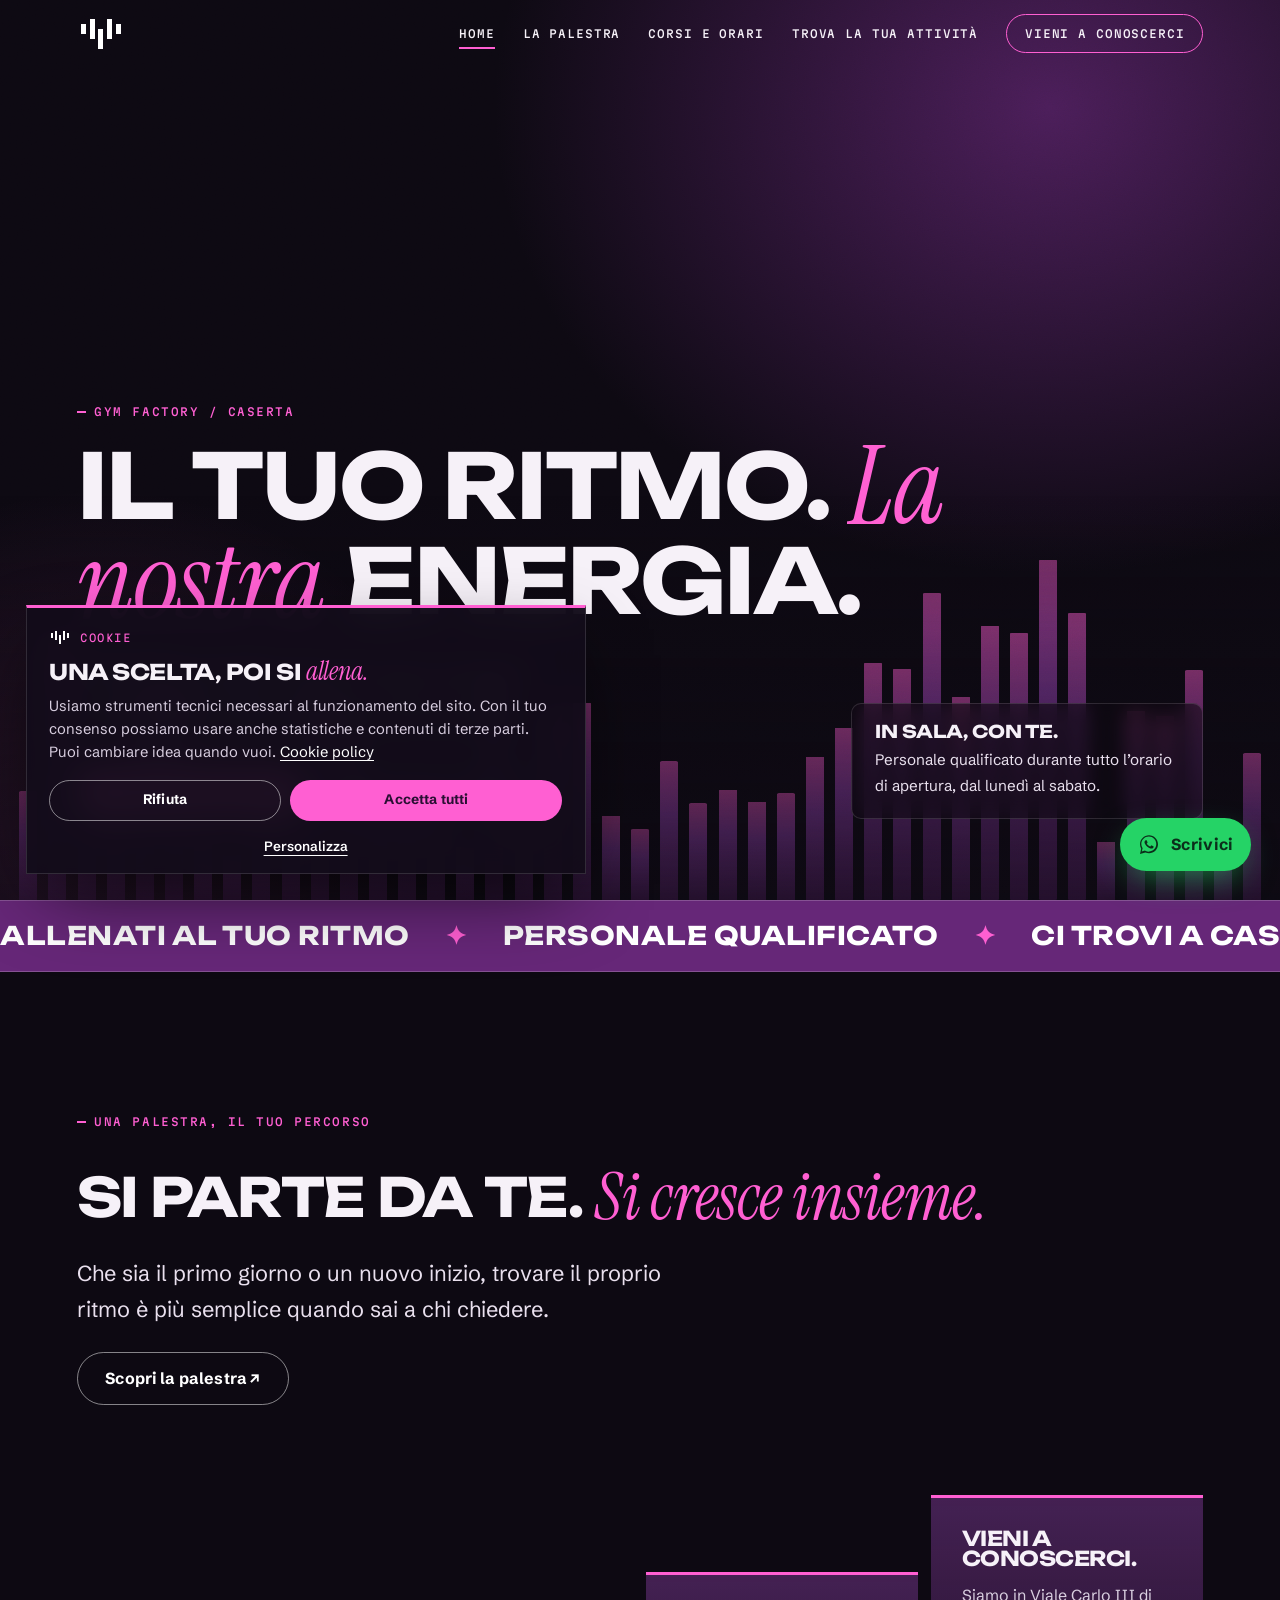
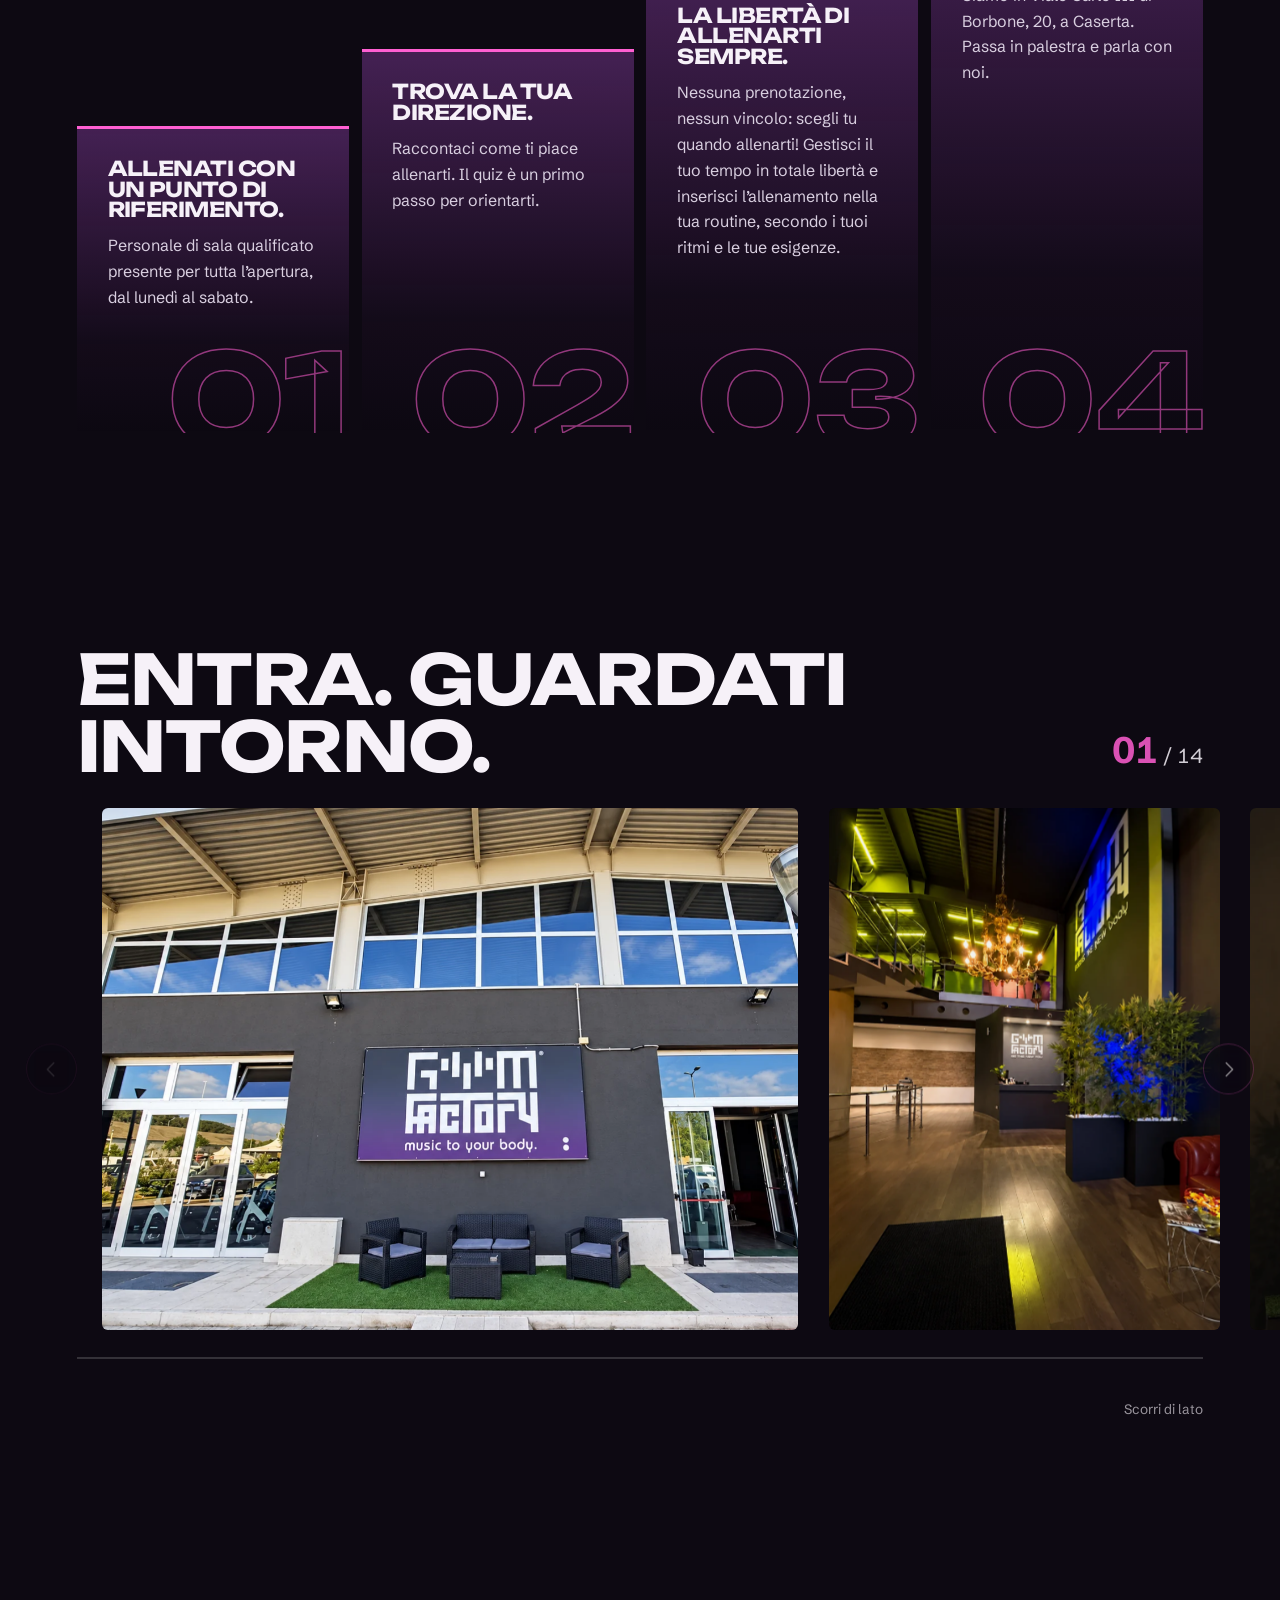
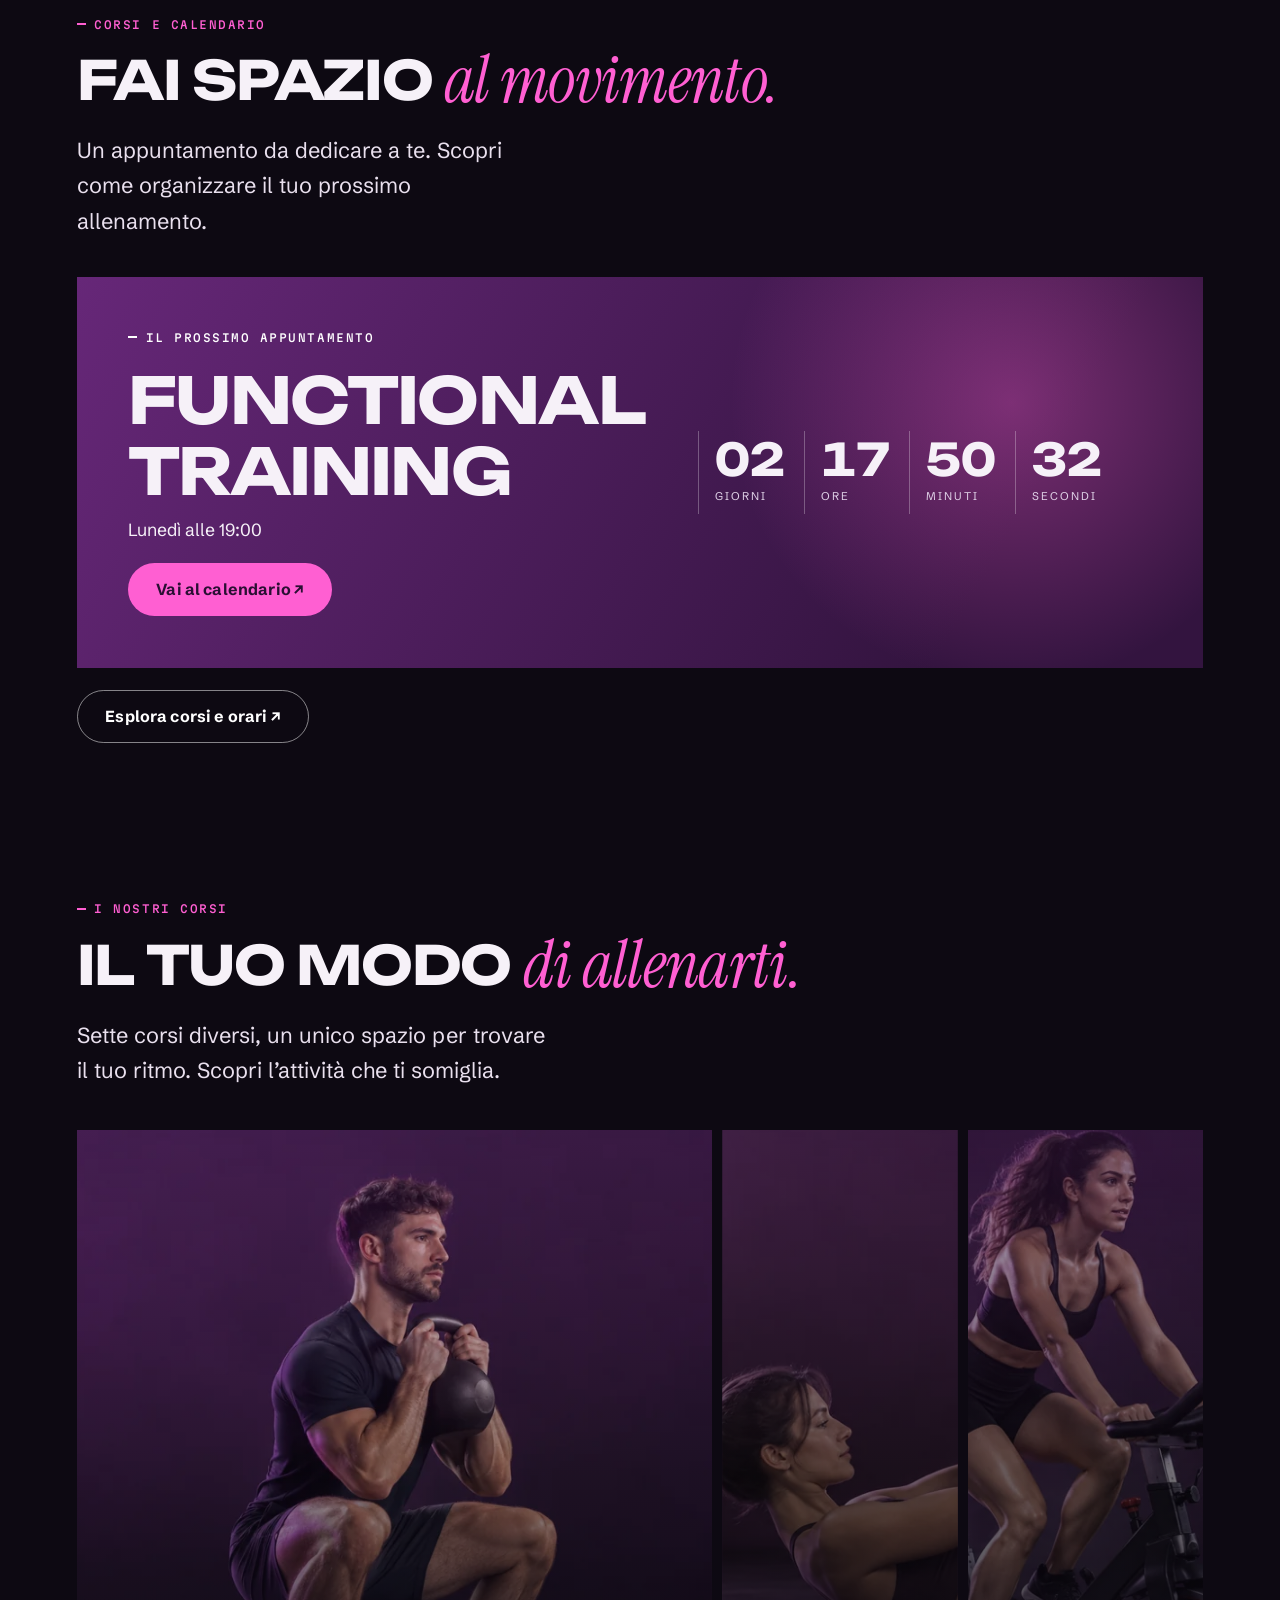
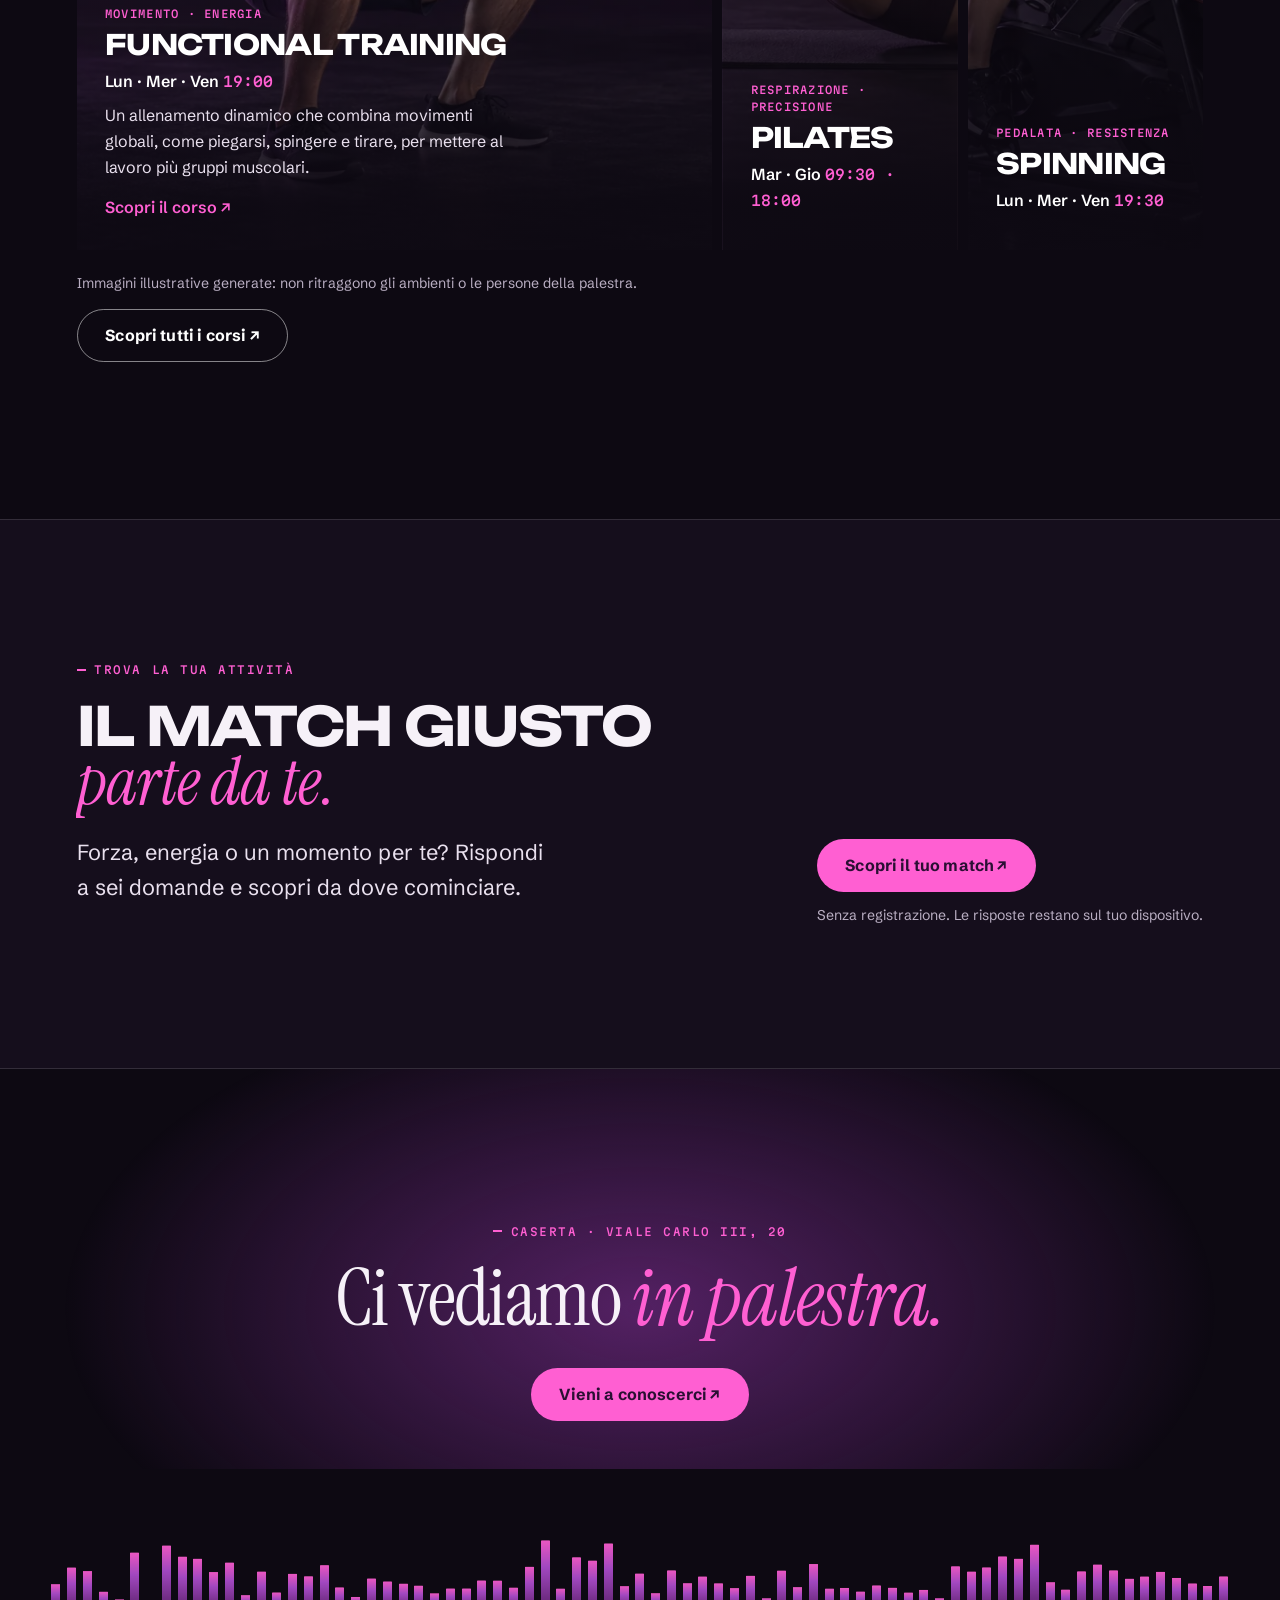
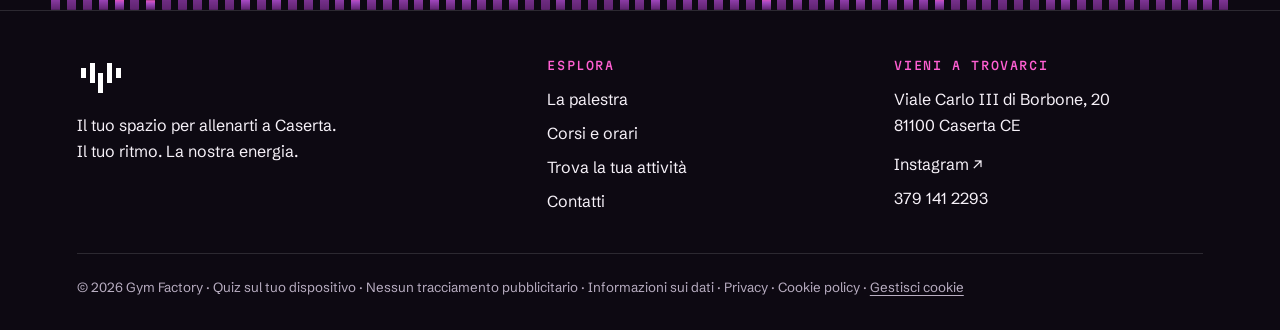
<file: index.html>
<!doctype html>
<html lang="it">
<head>
<meta charset="utf-8">
<meta name="viewport" content="width=device-width, initial-scale=1">
<title>Gym Factory | Il tuo ritmo. La nostra energia.</title>
<meta name="description" content="Palestra a Caserta in Viale Carlo III di Borbone, 20. Allenamento in sala, personale qualificato dal lunedì al sabato e quiz per orientarti.">
<meta name="theme-color" content="#662778">
<meta property="og:type" content="website">
<meta property="og:site_name" content="Gym Factory">
<meta property="og:locale" content="it_IT">
<meta property="og:title" content="Gym Factory | Il tuo ritmo. La nostra energia.">
<meta property="og:description" content="Palestra a Caserta in Viale Carlo III di Borbone, 20. Allenamento in sala, personale qualificato dal lunedì al sabato e quiz per orientarti.">
<meta property="og:image" content="assets/images/brand-original.png">
<meta name="twitter:card" content="summary_large_image">
<link rel="icon" href="favicon-gf.png" type="image/png">
<link rel="preconnect" href="https://fonts.googleapis.com">
<link rel="preconnect" href="https://fonts.gstatic.com" crossorigin>
<link href="https://fonts.googleapis.com/css2?family=Unbounded:wght@500;700;800&family=Schibsted+Grotesk:wght@400;500;600;700&family=Instrument+Serif:ital@0;1&family=Martian+Mono:wght@400;500&display=swap" rel="stylesheet">
<script>document.documentElement.classList.add('gfw-js')</script>
<script>try{if(!sessionStorage.gfi&&!matchMedia('(prefers-reduced-motion: reduce)').matches){document.documentElement.classList.add('gf-intro')}}catch(e){}</script>
<link rel="stylesheet" href="assets/css/gf.css">
<link rel="stylesheet" href="gym-wow-v14.css">
<style>
/* Scalinata a 4 gradini */
@media (min-width:861px){
  .gfx-steps.gfx-steps--4{grid-template-columns:repeat(4,minmax(0,1fr));align-items:end}
  .gfx-steps.gfx-steps--4 .gfx-step:nth-child(1){min-height:clamp(17rem,24vw,22rem)}
  .gfx-steps.gfx-steps--4 .gfx-step:nth-child(2){min-height:clamp(21rem,30vw,27rem)}
  .gfx-steps.gfx-steps--4 .gfx-step:nth-child(3){min-height:clamp(25rem,36vw,32rem)}
  .gfx-steps.gfx-steps--4 .gfx-step:nth-child(4){min-height:clamp(30rem,42vw,38rem)}
}
@media (max-width:860px){
  .gfx-steps.gfx-steps--4 .gfx-step:nth-child(1){width:70%}
  .gfx-steps.gfx-steps--4 .gfx-step:nth-child(2){width:80%}
  .gfx-steps.gfx-steps--4 .gfx-step:nth-child(3){width:90%}
  .gfx-steps.gfx-steps--4 .gfx-step:nth-child(4){width:100%}
}
/* Galleria a scorrimento manuale */
.gfw-tour{height:auto!important;--gfw-h:auto}
.gfw-tour__sticky{position:relative;top:auto;height:auto;overflow:visible;justify-content:flex-start;padding:clamp(3rem,8vh,5rem) 0 clamp(2.4rem,6vh,3.6rem)}
.gfw-tour__stage{position:relative}
.gfw-tour__track{width:auto;max-width:100%;transform:none!important;overflow-x:auto;overflow-y:hidden;scroll-snap-type:x mandatory;overscroll-behavior-x:contain;-webkit-overflow-scrolling:touch;scrollbar-width:none}
.gfw-tour__track::-webkit-scrollbar{display:none}
.gfw-tour__item{scroll-snap-align:center}
.gfw-tour__arrow{position:absolute;top:50%;translate:0 -50%;z-index:4;width:3.2rem;height:3.2rem;display:grid;place-items:center;padding:0;border-radius:50%;
  border:1px solid rgba(255,95,210,.45);background:rgba(10,6,14,.32);color:#fff;opacity:.5;cursor:pointer;-webkit-backdrop-filter:blur(6px);backdrop-filter:blur(6px);
  transition:opacity .3s,background .3s,border-color .3s}
.gfw-tour__arrow--prev{left:clamp(.8rem,2vw,2rem)}
.gfw-tour__arrow--next{right:clamp(.8rem,2vw,2rem)}
.gfw-tour__arrow:hover,.gfw-tour__arrow:focus-visible{opacity:1;background:rgba(255,95,210,.16);border-color:#ff5fd2}
.gfw-tour__arrow:disabled{opacity:.12;pointer-events:none}
@media (hover:none),(max-width:760px){.gfw-tour__arrow{display:none}}
.gfw-tour__hint{position:static;text-align:right;padding:.8rem clamp(1.2rem,6vw,5rem) 0}
</style>
</head>
<body>
<a class="skip" href="#contenuto">Vai al contenuto</a>
<header class="gf-header">
  <a class="gf-logo" href="index.html" aria-label="Gym Factory, vai alla home"><img src="logo-gf.svg" alt="Gym Factory" height="38" width="49"></a>
  <button class="gf-menu-btn" type="button" aria-expanded="false" aria-controls="gf-nav">Menu</button>
  <nav class="gf-nav" id="gf-nav" aria-label="Principale"><a href="index.html" aria-current="page">Home</a><a href="palestra.html">La palestra</a><a href="corsi.html">Corsi e orari</a><a href="quiz.html">Trova la tua attività</a><a href="contatti.html" class="gf-nav__cta">Vieni a conoscerci</a></nav>
</header>
<main id="contenuto">
<section class="hero hero--eq">
  <div class="hero__eq" aria-hidden="true"><div class="gfw-eq gfw-eq--hero"></div></div>
  <div class="hero__copy">
    <p class="gf-eyebrow">Gym Factory / Caserta</p>
    <h1>Il tuo ritmo. <em>La nostra</em> energia.</h1>
    <p class="hero__lead">Fai spazio a quello che ti fa stare bene. Il tuo prossimo allenamento comincia qui.</p>
    <div class="hero__cta"><a class="gf-btn gf-btn--solid" href="quiz.html">Trova la tua attività ↗</a><a class="gf-btn gf-btn--ghost" href="palestra.html">Entra in Gym Factory ↗</a></div>
  </div>
  <aside class="hero__badge"><b>In sala, con te.</b><span>Personale qualificato durante tutto l’orario di apertura, dal lunedì al sabato.</span></aside>
</section>

<div class="gf-ticker gfw-marquee" aria-label="Allenati al tuo ritmo · Personale qualificato · Ci trovi a Caserta"><div class="gfw-marquee__row"><span>Allenati al tuo ritmo</span><b>✦</b><span>Personale qualificato</span><b>✦</b><span>Ci trovi a Caserta</span><b>✦</b></div></div>

<section class="gf-section gfx-path">
  <div class="gfx-path__head">
    <p class="gf-eyebrow">Una palestra, il tuo percorso</p>
    <h2>Si parte da te. <em>Si cresce insieme.</em></h2>
    <p class="gf-lead">Che sia il primo giorno o un nuovo inizio, trovare il proprio ritmo è più semplice quando sai a chi chiedere.</p>
    <a class="gf-btn gf-btn--ghost" href="palestra.html">Scopri la palestra ↗</a>
  </div>
  <ol class="gfx-steps gfx-steps--4" data-gfw-reveal-block>
    <li class="gfx-step" style="--i:0"><span class="gfx-step__n" aria-hidden="true">01</span><h3>Allenati con un punto di riferimento.</h3><p>Personale di sala qualificato presente per tutta l’apertura, dal lunedì al sabato.</p></li>
    <li class="gfx-step" style="--i:1"><span class="gfx-step__n" aria-hidden="true">02</span><h3>Trova la tua direzione.</h3><p>Raccontaci come ti piace allenarti. Il quiz è un primo passo per orientarti.</p></li>
    <li class="gfx-step" style="--i:2"><span class="gfx-step__n" aria-hidden="true">03</span><h3>La libertà di allenarti SEMPRE.</h3><p>Nessuna prenotazione, nessun vincolo: scegli tu quando allenarti! Gestisci il tuo tempo in totale libertà e inserisci l’allenamento nella tua routine, secondo i tuoi ritmi e le tue esigenze.</p></li>
    <li class="gfx-step" style="--i:3"><span class="gfx-step__n" aria-hidden="true">04</span><h3>Vieni a conoscerci.</h3><p>Siamo in Viale Carlo III di Borbone, 20, a Caserta. Passa in palestra e parla con noi.</p></li>
  </ol>
</section>

<section class="gfw-tour" id="tour" data-gfw-tour aria-label="Tour fotografico della palestra">
  <div class="gfw-tour__sticky">
    <div class="gfw-tour__head">
      <h2 class="gfw-tour__title">Entra. Guardati intorno.</h2>
      <div class="gfw-tour__count"><b data-cur>01</b> / <span data-tot>14</span></div>
    </div>
    <div class="gfw-tour__stage">
    <div class="gfw-tour__track">
      <figure class="gfw-tour__item"><img src="foto-ingresso.webp" alt="L’ingresso di Gym Factory in Viale Carlo III di Borbone" loading="lazy"></figure>
      <figure class="gfw-tour__item"><img src="foto-reception.webp" alt="La reception di Gym Factory con il bancone, il lampadario e l’insegna illuminata di blu" loading="lazy"></figure>
      <figure class="gfw-tour__item"><img src="foto-divano.webp" alt="Area d’ingresso con lampadario, divano chesterfield rosso e bambù" loading="lazy"></figure>
      <figure class="gfw-tour__item"><img src="foto-scala.webp" alt="La scala con i gradini che indicano le calorie consumate" loading="lazy"></figure>
      <figure class="gfw-tour__item"><img src="foto-gioconda.webp" alt="Due quadri con la Gioconda muscolosa accanto a un tapis roulant" loading="lazy"></figure>
      <figure class="gfw-tour__item"><img src="foto-bambu.webp" alt="Bambù e luce naturale nell’area d’ingresso, con la check room sullo sfondo" loading="lazy"></figure>
      <figure class="gfw-tour__item"><img src="foto-tigre.webp" alt="Murale con una tigre tra i bambù su parete nera, accanto a una parete in mattoni con l’insegna Bye Bye e un prato sintetico in primo piano" loading="lazy"></figure>
      <figure class="gfw-tour__item"><img src="foto-sala.webp" alt="Sala con pavimento in parquet e grandi vetrate" loading="lazy"></figure>
      <figure class="gfw-tour__item"><img src="foto-salapesi.webp" alt="La sala pesi con panche, macchinari e il grande murale sulla parete di fondo" loading="lazy"></figure>
      <figure class="gfw-tour__item"><img src="foto-pesi.webp" alt="Rastrelliera con i dischi, macchinari e il murale con occhio e raggi dorati" loading="lazy"></figure>
      <figure class="gfw-tour__item"><img src="foto-multipower.webp" alt="Particolare di un multipower con bilanciere e disco da 10 chili, con la parete verde e arancio sullo sfondo" loading="lazy"></figure>
      <figure class="gfw-tour__item"><img src="foto-macchinari.webp" alt="Sala macchinari con una multistazione a cavi in primo piano e i raggi del sole che attraversano l’ambiente" loading="lazy"></figure>
      <figure class="gfw-tour__item"><img src="foto-cycling-logo.webp" alt="Parete della cycling room con il logo Gym Factory e la scritta cycling room sopra le bici" loading="lazy"></figure>
      <figure class="gfw-tour__item"><img src="foto-music.webp" alt="Scritta «music to your body» sul muro, sotto un attrezzo a cavi" loading="lazy"></figure>
    </div>
    <button class="gfw-tour__arrow gfw-tour__arrow--prev" type="button" aria-label="Foto precedente"><svg viewBox="0 0 24 24" width="22" height="22" fill="none" stroke="currentColor" stroke-width="1.6" stroke-linecap="round" stroke-linejoin="round" aria-hidden="true"><path d="M15 5l-7 7 7 7"/></svg></button>
    <button class="gfw-tour__arrow gfw-tour__arrow--next" type="button" aria-label="Foto successiva"><svg viewBox="0 0 24 24" width="22" height="22" fill="none" stroke="currentColor" stroke-width="1.6" stroke-linecap="round" stroke-linejoin="round" aria-hidden="true"><path d="M9 5l7 7-7 7"/></svg></button>
    </div>
    <div class="gfw-tour__bar"><i></i></div>
    <div class="gfw-tour__hint">Scorri di lato</div>
  </div>
</section>

<section class="gf-section" aria-labelledby="h-corsi">
  <p class="gf-eyebrow">Corsi e calendario</p>
  <h2 id="h-corsi">Fai spazio <em>al movimento.</em></h2>
  <p class="gf-lead" style="margin:1.4rem 0 2.4rem">Un appuntamento da dedicare a te. Scopri come organizzare il tuo prossimo allenamento.</p>
  <div class="gf-next" data-next>
  <div>
    <p class="gf-eyebrow" style="color:#fff">Il prossimo appuntamento</p>
    <h3 data-next-name>Sette corsi. Il tuo ritmo.</h3>
    <p class="gf-next__when" data-next-when>Scopri il calendario settimanale e trova la prossima lezione.</p>
    <p data-next-fallback class="gf-mute">Con JavaScript attivo, qui trovi il conto alla rovescia al prossimo corso.</p>
    <a class="gf-btn gf-btn--solid" data-next-link href="corsi.html#calendario">Vai al calendario ↗</a>
  </div>
  <div class="gf-next__live gf-next__digits" aria-live="off">
    <div><b data-n="d">00</b><span>giorni</span></div><div><b data-n="h">00</b><span>ore</span></div><div><b data-n="m">00</b><span>minuti</span></div><div><b data-n="s">00</b><span>secondi</span></div>
  </div>
</div>
  <p style="margin-top:1.4rem"><a class="gf-btn gf-btn--ghost" href="corsi.html">Esplora corsi e orari ↗</a></p>
</section>

<section class="gf-section" style="padding-top:0" aria-labelledby="h-modo">
  <p class="gf-eyebrow">I nostri corsi</p>
  <h2 id="h-modo">Il tuo modo <em>di allenarti.</em></h2>
  <p class="gf-lead" style="margin-top:1.4rem">Sette corsi diversi, un unico spazio per trovare il tuo ritmo. Scopri l’attività che ti somiglia.</p>
  <div class="gfx-panels" data-gfw-reveal-block>
<article class="gfx-panel" style="--i:0">
  <img class="gfw-no" src="assets/images/courses/functional.webp" alt="Immagine illustrativa generata: atleta che esegue uno squat con kettlebell" loading="lazy">
  <div class="gfx-panel__txt"><span class="gf-tag">Movimento · energia</span><h3>Functional Training</h3><p class="gf-hours">Lun · Mer · Ven <b>19:00</b></p>
    <div class="gfx-panel__more"><p>Un allenamento dinamico che combina movimenti globali, come piegarsi, spingere e tirare, per mettere al lavoro più gruppi muscolari.</p><a class="gf-link" href="corsi.html#corso-functional">Scopri il corso ↗</a></div></div>
</article>
<article class="gfx-panel gfx-panel--left" style="--i:1">
  <img class="gfw-no" src="assets/images/courses/pilates.webp" alt="Immagine illustrativa generata: esercizio Pilates su tappetino" loading="lazy">
  <div class="gfx-panel__txt"><span class="gf-tag">Respirazione · precisione</span><h3>Pilates</h3><p class="gf-hours">Mar · Gio <b>09:30 · 18:00</b></p>
    <div class="gfx-panel__more"><p>Movimenti controllati, respirazione e attenzione alla postura. Un’attività che mette al centro consapevolezza del corpo, stabilità e mobilità.</p><a class="gf-link" href="corsi.html#corso-pilates">Scopri il corso ↗</a></div></div>
</article>
<article class="gfx-panel" style="--i:2">
  <img class="gfw-no" src="assets/images/courses/spinning.webp" alt="Immagine illustrativa generata: atleta su una bicicletta da indoor cycling" loading="lazy">
  <div class="gfx-panel__txt"><span class="gf-tag">Pedalata · resistenza</span><h3>Spinning</h3><p class="gf-hours">Lun · Mer · Ven <b>19:30</b></p>
    <div class="gfx-panel__more"><p>Un allenamento di gruppo su bicicletta stazionaria. La pedalata cambia ritmo e resistenza per costruire una lezione coinvolgente e dinamica.</p><a class="gf-link" href="corsi.html#corso-spinning">Scopri il corso ↗</a></div></div>
</article>
</div>
  <p class="gf-note">Immagini illustrative generate: non ritraggono gli ambienti o le persone della palestra.</p>
  <p><a class="gf-btn gf-btn--ghost" href="corsi.html">Scopri tutti i corsi ↗</a></p>
</section>

<section class="gf-band">
  <div class="gf-section">
    <div><p class="gf-eyebrow">Trova la tua attività</p><h2>Il match giusto <em>parte da te.</em></h2><p class="gf-lead" style="margin-top:1.4rem">Forza, energia o un momento per te? Rispondi a sei domande e scopri da dove cominciare.</p></div>
    <div><a class="gf-btn gf-btn--solid" href="quiz.html">Scopri il tuo match ↗</a><p class="gf-note">Senza registrazione. Le risposte restano sul tuo dispositivo.</p></div>
  </div>
</section>
</main>
<script type="application/json" id="gf-sched">{"1": [["19:00", "Functional Training", "functional"], ["19:30", "Spinning", "spinning"], ["20:00", "TRX", "trx"], ["21:00", "Calisthenics", "calisthenics"]], "2": [["09:30", "Pilates", "pilates"], ["18:00", "Pilates", "pilates"], ["19:00", "Tabata", "tabata"], ["20:00", "Pole Dance", "pole-dance"], ["21:00", "Pole Dance", "pole-dance"]], "3": [["19:00", "Functional Training", "functional"], ["19:30", "Spinning", "spinning"], ["20:00", "TRX", "trx"], ["21:00", "Calisthenics", "calisthenics"]], "4": [["09:30", "Pilates", "pilates"], ["18:00", "Pilates", "pilates"], ["19:00", "Tabata", "tabata"], ["20:00", "Pole Dance", "pole-dance"], ["21:00", "Pole Dance", "pole-dance"]], "5": [["19:00", "Functional Training", "functional"], ["19:30", "Spinning", "spinning"], ["20:00", "TRX", "trx"], ["21:00", "Calisthenics", "calisthenics"]], "6": [], "0": []}</script><section class="gf-cta">
  <p class="gf-eyebrow" style="justify-content:center">Caserta · Viale Carlo III, 20</p>
  <h2>Ci vediamo <em>in palestra.</em></h2>
  <a class="gf-btn gf-btn--solid" href="contatti.html">Vieni a conoscerci ↗</a>
</section>
<div class="gfw-eq" aria-hidden="true"></div>
<footer class="gf-footer">
  <div class="gf-footer__in">
    <div>
      <a class="gf-foot-logo" href="index.html"><img src="logo-gf.svg" alt="Gym Factory" height="38" width="49"></a>
      <p style="margin-top:1rem;max-width:30ch">Il tuo spazio per allenarti a Caserta.<br>Il tuo ritmo. La nostra energia.</p>
    </div>
    <div><h3>Esplora</h3><ul><li><a href="palestra.html">La palestra</a></li><li><a href="corsi.html">Corsi e orari</a></li><li><a href="quiz.html">Trova la tua attività</a></li><li><a href="contatti.html">Contatti</a></li></ul></div>
    <div><h3>Vieni a trovarci</h3><address>Viale Carlo III di Borbone, 20<br>81100 Caserta CE</address><ul><li><a href="https://www.instagram.com/gymfactory_ce/" rel="noopener" target="_blank">Instagram ↗</a></li><li><a href="tel:+393791412293">379 141 2293</a></li></ul></div>
  </div>
  <small>© 2026 Gym Factory · Quiz sul tuo dispositivo · Nessun tracciamento pubblicitario · <a href="contatti.html#dati">Informazioni sui dati</a> · <a href="privacy.html">Privacy</a> · <a href="cookie.html">Cookie policy</a> · <button type="button" class="gf-linkbtn" data-cookie-open>Gestisci cookie</button></small>
</footer>
<a class="gfx-wa" href="https://wa.me/393791412293?text=Ciao%2C%20vorrei%20avere%20info%20riguardanti%20la%20palestra" target="_blank" rel="noopener" aria-label="Scrivici su WhatsApp"><svg viewBox="0 0 32 32" width="24" height="24" fill="currentColor" aria-hidden="true"><path d="M16.04 3C9.4 3 4 8.38 4 15.02c0 2.12.56 4.19 1.62 6.01L4 28l7.17-1.88a12 12 0 0 0 4.87 1.03h.01C22.68 27.15 28 21.77 28 15.13 28 8.5 22.68 3 16.04 3Zm0 21.98h-.01a9.9 9.9 0 0 1-5.05-1.38l-.36-.21-4.25 1.12 1.14-4.14-.24-.38a9.9 9.9 0 0 1-1.52-5.27c0-5.5 4.48-9.97 9.99-9.97 5.5 0 9.97 4.47 9.97 9.98 0 5.5-4.47 9.85-9.67 9.85Zm5.47-7.46c-.3-.15-1.77-.87-2.04-.97-.27-.1-.47-.15-.67.15-.2.3-.77.97-.94 1.17-.17.2-.35.22-.65.07-.3-.15-1.26-.46-2.4-1.48-.89-.79-1.49-1.77-1.66-2.07-.17-.3-.02-.46.13-.61.14-.13.3-.35.45-.52.15-.17.2-.3.3-.5.1-.2.05-.37-.02-.52-.07-.15-.67-1.62-.92-2.22-.24-.58-.49-.5-.67-.51h-.57c-.2 0-.52.07-.8.37-.27.3-1.04 1.02-1.04 2.48 0 1.46 1.07 2.88 1.22 3.08.15.2 2.1 3.2 5.08 4.49.71.31 1.26.49 1.69.63.71.23 1.36.2 1.87.12.57-.08 1.77-.72 2.02-1.42.25-.7.25-1.3.17-1.42-.07-.12-.27-.2-.57-.35Z"/></svg><span>Scrivici</span></a>
<script src="gym-wow-v3.js?v=2" defer></script>
<script src="gf-cookie.js" defer></script>
<script src="assets/js/gf.js" defer></script>
</body>
</html>
</file>
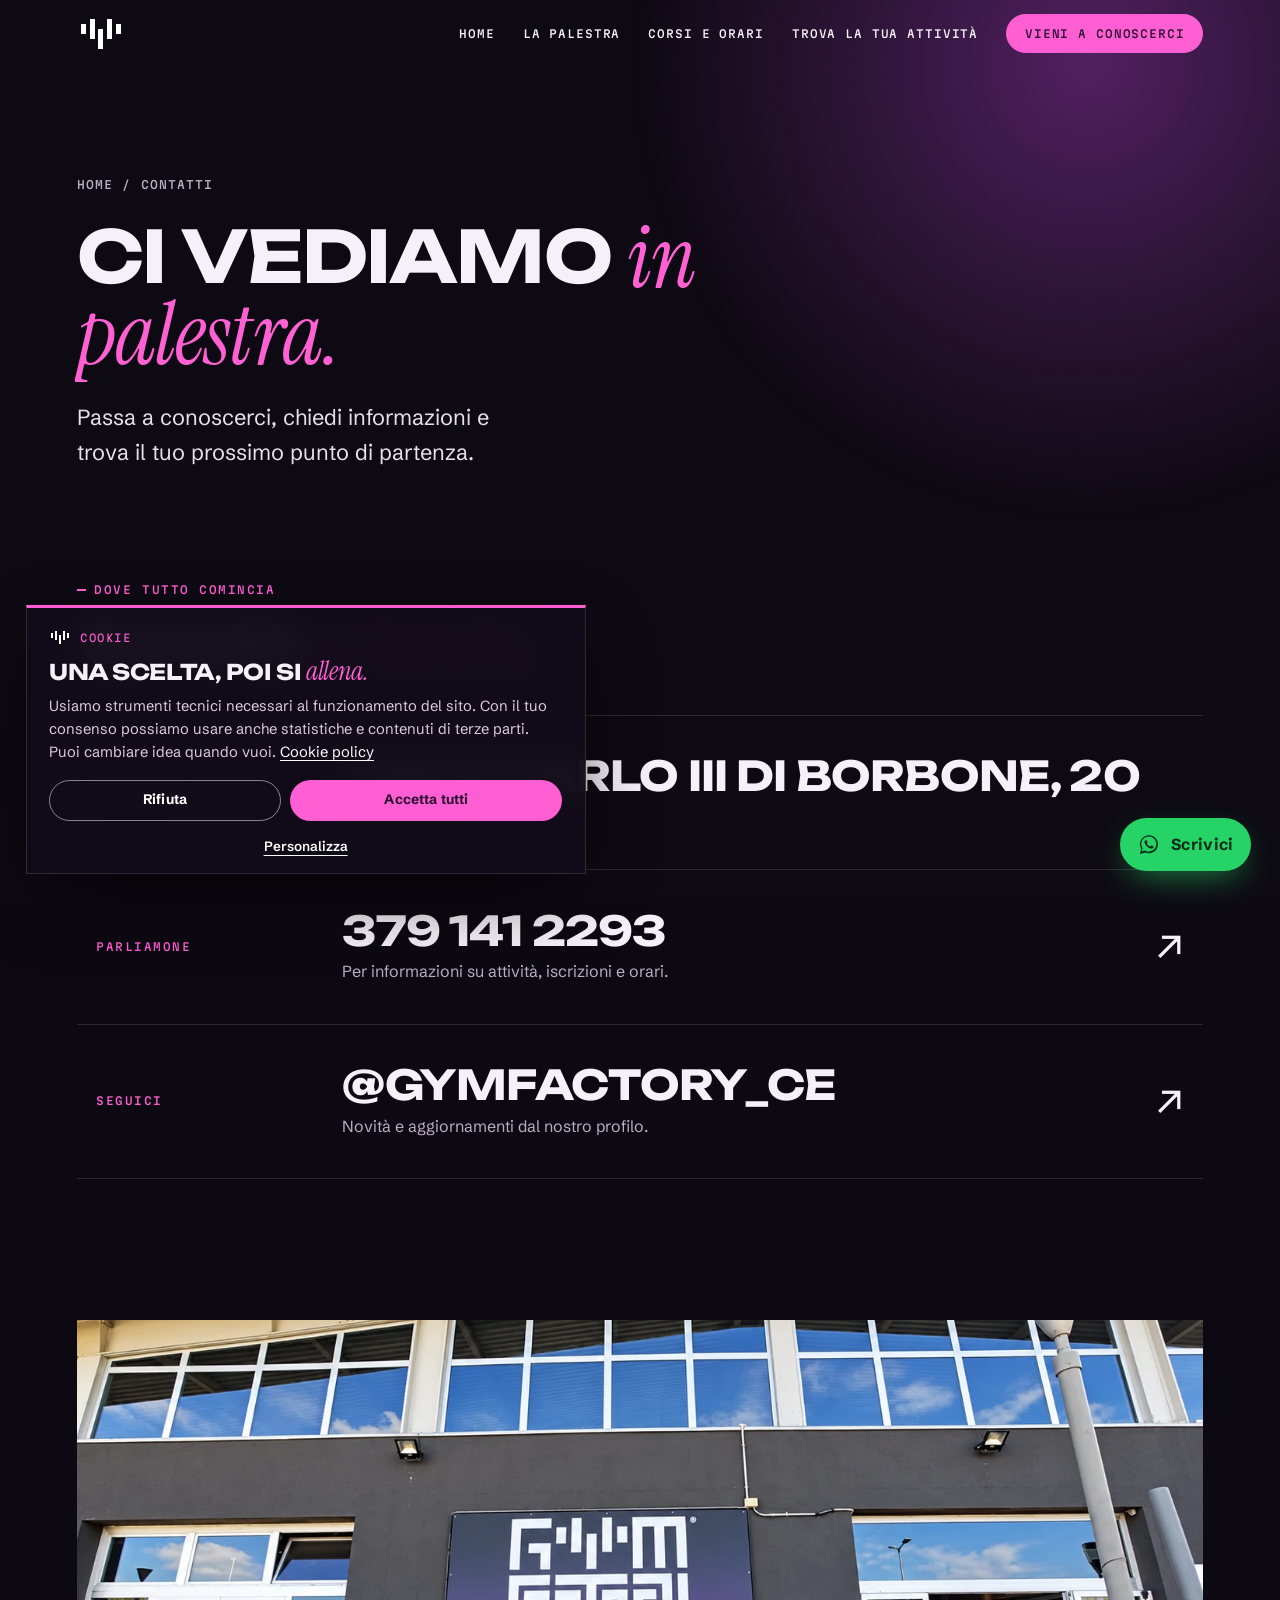
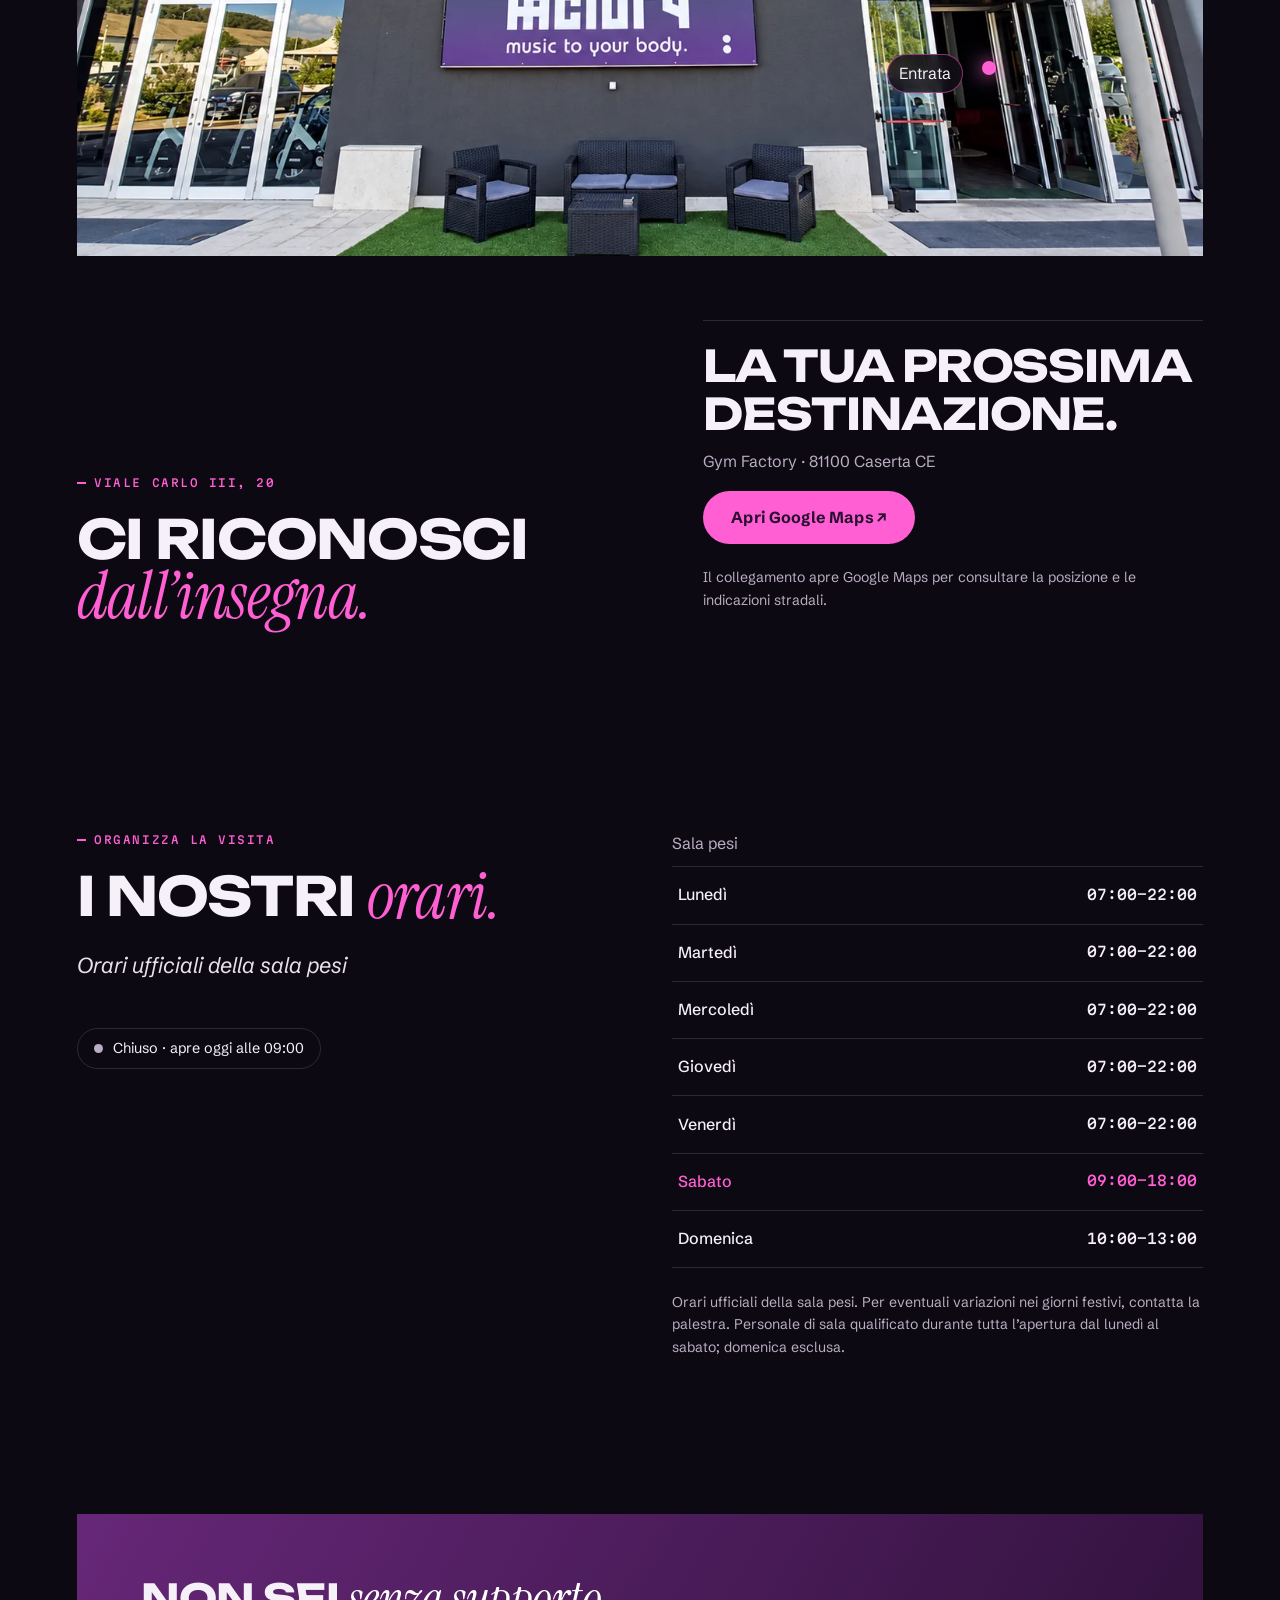
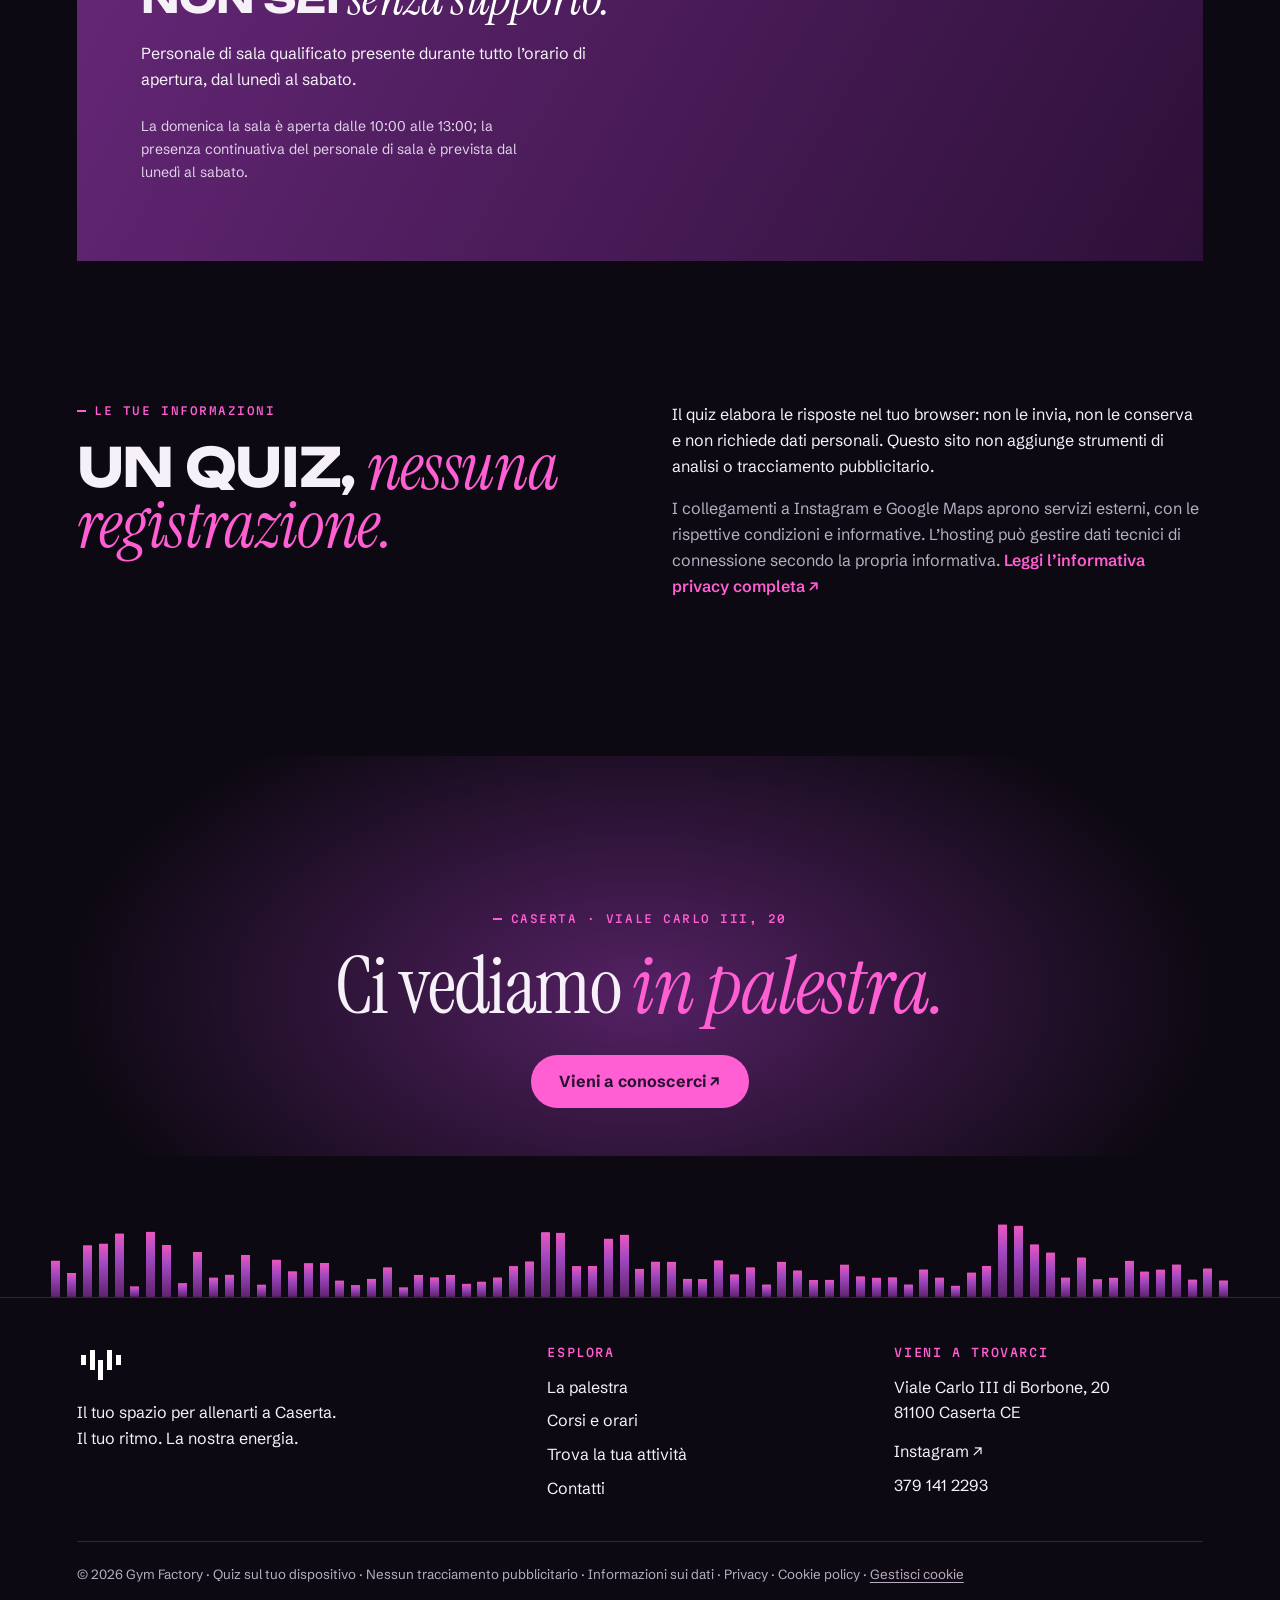
<file: contatti.html>
<!doctype html>
<html lang="it">
<head>
<meta charset="utf-8">
<meta name="viewport" content="width=device-width, initial-scale=1">
<title>Contatti e indicazioni | Gym Factory Caserta</title>
<meta name="description" content="Contatta Gym Factory, trova gli orari e raggiungici in Viale Carlo III di Borbone, 20, 81100 Caserta CE.">
<meta name="theme-color" content="#662778">
<meta property="og:type" content="website">
<meta property="og:site_name" content="Gym Factory">
<meta property="og:locale" content="it_IT">
<meta property="og:title" content="Contatti e indicazioni | Gym Factory Caserta">
<meta property="og:description" content="Contatta Gym Factory, trova gli orari e raggiungici in Viale Carlo III di Borbone, 20, 81100 Caserta CE.">
<meta property="og:image" content="assets/images/brand-original.png">
<meta name="twitter:card" content="summary_large_image">
<link rel="icon" href="favicon-gf.png" type="image/png">
<link rel="preconnect" href="https://fonts.googleapis.com">
<link rel="preconnect" href="https://fonts.gstatic.com" crossorigin>
<link href="https://fonts.googleapis.com/css2?family=Unbounded:wght@500;700;800&family=Schibsted+Grotesk:wght@400;500;600;700&family=Instrument+Serif:ital@0;1&family=Martian+Mono:wght@400;500&display=swap" rel="stylesheet">
<script>document.documentElement.classList.add('gfw-js')</script>
<link rel="stylesheet" href="assets/css/gf.css">
<link rel="stylesheet" href="gym-wow-v14.css">
</head>
<body>
<a class="skip" href="#contenuto">Vai al contenuto</a>
<header class="gf-header">
  <a class="gf-logo" href="index.html" aria-label="Gym Factory, vai alla home"><img src="logo-gf.svg" alt="Gym Factory" height="38" width="49"></a>
  <button class="gf-menu-btn" type="button" aria-expanded="false" aria-controls="gf-nav">Menu</button>
  <nav class="gf-nav" id="gf-nav" aria-label="Principale"><a href="index.html">Home</a><a href="palestra.html">La palestra</a><a href="corsi.html">Corsi e orari</a><a href="quiz.html">Trova la tua attività</a><a href="contatti.html" class="gf-nav__cta" aria-current="page">Vieni a conoscerci</a></nav>
</header>
<main id="contenuto">
<section class="page-hero"><div class="page-hero__in">
  <p class="gf-crumb"><a href="index.html">Home</a> / Contatti</p>
  <h1>Ci vediamo <em>in palestra.</em></h1>
  <p class="gf-lead">Passa a conoscerci, chiedi informazioni e trova il tuo prossimo punto di partenza.</p>
</div></section>

<section class="gf-section" style="padding-top:0" aria-labelledby="h-dove">
  <p class="gf-eyebrow">Dove tutto comincia</p>
  <h2 id="h-dove">Siamo <em>a Caserta.</em></h2>
  <div class="gfx-lines">
    <div class="gfx-line"><span class="gfx-line__k">Indirizzo</span><span class="gfx-line__body"><b class="gfx-line__v">Viale Carlo III di Borbone, 20</b><small class="gfx-line__s">81100 Caserta CE</small></span></div>
    <a class="gfx-line" href="tel:+393791412293"><span class="gfx-line__k">Parliamone</span><span class="gfx-line__body"><b class="gfx-line__v">379 141 2293</b><small class="gfx-line__s">Per informazioni su attività, iscrizioni e orari.</small></span><i class="gfx-line__go" aria-hidden="true">↗</i></a>
    <a class="gfx-line" href="https://www.instagram.com/gymfactory_ce/" rel="noopener" target="_blank"><span class="gfx-line__k">Seguici</span><span class="gfx-line__body"><b class="gfx-line__v">@gymfactory_ce</b><small class="gfx-line__s">Novità e aggiornamenti dal nostro profilo.</small></span><i class="gfx-line__go" aria-hidden="true">↗</i></a>
  </div>
</section>

<section class="gfw-facade" aria-label="La facciata di Gym Factory">
  <div class="gfw-facade__media">
    <img src="foto-ingresso.webp" alt="La facciata di Gym Factory con l’insegna e l’ingresso" loading="lazy" width="1448" height="1086">
    <div class="gfw-pin" aria-hidden="true"><span></span><em>Entrata</em></div>
  </div>
  <div class="gfw-facade__copy">
    <div>
      <p class="gf-eyebrow">Viale Carlo III, 20</p>
      <h2>Ci riconosci <em>dall’insegna.</em></h2>
    </div>
    <div>
      <div class="gf-map" style="margin-top:1.4rem">
        <div><h3>La tua prossima destinazione.</h3><p class="gf-mute" style="margin:.6rem 0 0">Gym Factory · 81100 Caserta CE</p></div>
        <a class="gf-btn gf-btn--solid" href="https://www.google.com/maps/search/?api=1&query=Gym+Factory+Viale+Carlo+III+20+Caserta&query_place_id=ChIJPfI4InVVOhMRG_A-KBA71yI" rel="noopener" target="_blank">Apri Google Maps ↗</a>
      </div>
      <p class="gf-note">Il collegamento apre Google Maps per consultare la posizione e le indicazioni stradali.</p>
    </div>
  </div>
</section>

<section class="gf-section" aria-labelledby="h-ore">
  <div class="gf-two" style="align-items:start">
    <div>
      <p class="gf-eyebrow">Organizza la visita</p>
      <h2 id="h-ore">I nostri <em>orari.</em></h2>
      <p class="gf-lead" style="margin-top:1.4rem"><i>Orari ufficiali della sala pesi</i></p>
      <div class="gf-status" data-open-status></div>
    </div>
    <div>
      <table class="gf-hours-table" data-hours><caption class="gf-mute" style="text-align:left;padding-bottom:.6rem">Sala pesi</caption><tbody><tr data-day="1" data-open="07:00" data-close="22:00"><th scope="row">Lunedì</th><td>07:00–22:00</td></tr><tr data-day="2" data-open="07:00" data-close="22:00"><th scope="row">Martedì</th><td>07:00–22:00</td></tr><tr data-day="3" data-open="07:00" data-close="22:00"><th scope="row">Mercoledì</th><td>07:00–22:00</td></tr><tr data-day="4" data-open="07:00" data-close="22:00"><th scope="row">Giovedì</th><td>07:00–22:00</td></tr><tr data-day="5" data-open="07:00" data-close="22:00"><th scope="row">Venerdì</th><td>07:00–22:00</td></tr><tr data-day="6" data-open="09:00" data-close="18:00"><th scope="row">Sabato</th><td>09:00–18:00</td></tr><tr data-day="0" data-open="10:00" data-close="13:00"><th scope="row">Domenica</th><td>10:00–13:00</td></tr></tbody></table>
      <p class="gf-note">Orari ufficiali della sala pesi. Per eventuali variazioni nei giorni festivi, contatta la palestra. Personale di sala qualificato durante tutta l’apertura dal lunedì al sabato; domenica esclusa.</p>
    </div>
  </div>
</section>

<section class="gf-section" style="padding-top:0">
  <div class="gf-presence">
    <h2>Non sei <em style="-webkit-text-stroke-color:#fff">senza supporto.</em></h2>
    <p style="margin-top:1.2rem">Personale di sala qualificato presente durante tutto l’orario di apertura, dal lunedì al sabato.</p>
    <p class="gf-note" style="color:#e0d2e8">La domenica la sala è aperta dalle 10:00 alle 13:00; la presenza continuativa del personale di sala è prevista dal lunedì al sabato.</p>
  </div>
</section>

<section class="gf-section" id="dati" style="padding-top:0;scroll-margin-top:5rem">
  <div class="gf-two" style="align-items:start">
    <div><p class="gf-eyebrow">Le tue informazioni</p><h2>Un quiz, <em>nessuna registrazione.</em></h2></div>
    <div>
      <p>Il quiz elabora le risposte nel tuo browser: non le invia, non le conserva e non richiede dati personali. Questo sito non aggiunge strumenti di analisi o tracciamento pubblicitario.</p>
      <p class="gf-mute">I collegamenti a Instagram e Google Maps aprono servizi esterni, con le rispettive condizioni e informative. L’hosting può gestire dati tecnici di connessione secondo la propria informativa. <a class="gf-link" href="privacy.html">Leggi l’informativa privacy completa ↗</a></p>
    </div>
  </div>
</section>
</main>
<section class="gf-cta">
  <p class="gf-eyebrow" style="justify-content:center">Caserta · Viale Carlo III, 20</p>
  <h2>Ci vediamo <em>in palestra.</em></h2>
  <a class="gf-btn gf-btn--solid" href="contatti.html">Vieni a conoscerci ↗</a>
</section>
<footer class="gf-footer">
  <div class="gf-footer__in">
    <div>
      <a class="gf-foot-logo" href="index.html"><img src="logo-gf.svg" alt="Gym Factory" height="38" width="49"></a>
      <p style="margin-top:1rem;max-width:30ch">Il tuo spazio per allenarti a Caserta.<br>Il tuo ritmo. La nostra energia.</p>
    </div>
    <div><h3>Esplora</h3><ul><li><a href="palestra.html">La palestra</a></li><li><a href="corsi.html">Corsi e orari</a></li><li><a href="quiz.html">Trova la tua attività</a></li><li><a href="contatti.html">Contatti</a></li></ul></div>
    <div><h3>Vieni a trovarci</h3><address>Viale Carlo III di Borbone, 20<br>81100 Caserta CE</address><ul><li><a href="https://www.instagram.com/gymfactory_ce/" rel="noopener" target="_blank">Instagram ↗</a></li><li><a href="tel:+393791412293">379 141 2293</a></li></ul></div>
  </div>
  <small>© 2026 Gym Factory · Quiz sul tuo dispositivo · Nessun tracciamento pubblicitario · <a href="contatti.html#dati">Informazioni sui dati</a> · <a href="privacy.html">Privacy</a> · <a href="cookie.html">Cookie policy</a> · <button type="button" class="gf-linkbtn" data-cookie-open>Gestisci cookie</button></small>
</footer>
<a class="gfx-wa" href="https://wa.me/393791412293?text=Ciao%2C%20vorrei%20avere%20info%20riguardanti%20la%20palestra" target="_blank" rel="noopener" aria-label="Scrivici su WhatsApp"><svg viewBox="0 0 32 32" width="24" height="24" fill="currentColor" aria-hidden="true"><path d="M16.04 3C9.4 3 4 8.38 4 15.02c0 2.12.56 4.19 1.62 6.01L4 28l7.17-1.88a12 12 0 0 0 4.87 1.03h.01C22.68 27.15 28 21.77 28 15.13 28 8.5 22.68 3 16.04 3Zm0 21.98h-.01a9.9 9.9 0 0 1-5.05-1.38l-.36-.21-4.25 1.12 1.14-4.14-.24-.38a9.9 9.9 0 0 1-1.52-5.27c0-5.5 4.48-9.97 9.99-9.97 5.5 0 9.97 4.47 9.97 9.98 0 5.5-4.47 9.85-9.67 9.85Zm5.47-7.46c-.3-.15-1.77-.87-2.04-.97-.27-.1-.47-.15-.67.15-.2.3-.77.97-.94 1.17-.17.2-.35.22-.65.07-.3-.15-1.26-.46-2.4-1.48-.89-.79-1.49-1.77-1.66-2.07-.17-.3-.02-.46.13-.61.14-.13.3-.35.45-.52.15-.17.2-.3.3-.5.1-.2.05-.37-.02-.52-.07-.15-.67-1.62-.92-2.22-.24-.58-.49-.5-.67-.51h-.57c-.2 0-.52.07-.8.37-.27.3-1.04 1.02-1.04 2.48 0 1.46 1.07 2.88 1.22 3.08.15.2 2.1 3.2 5.08 4.49.71.31 1.26.49 1.69.63.71.23 1.36.2 1.87.12.57-.08 1.77-.72 2.02-1.42.25-.7.25-1.3.17-1.42-.07-.12-.27-.2-.57-.35Z"/></svg><span>Scrivici</span></a>
<script src="gym-wow-v3.js" defer></script>
<script src="gf-cookie.js" defer></script>
<script src="assets/js/gf.js" defer></script>
</body>
</html>
</file>
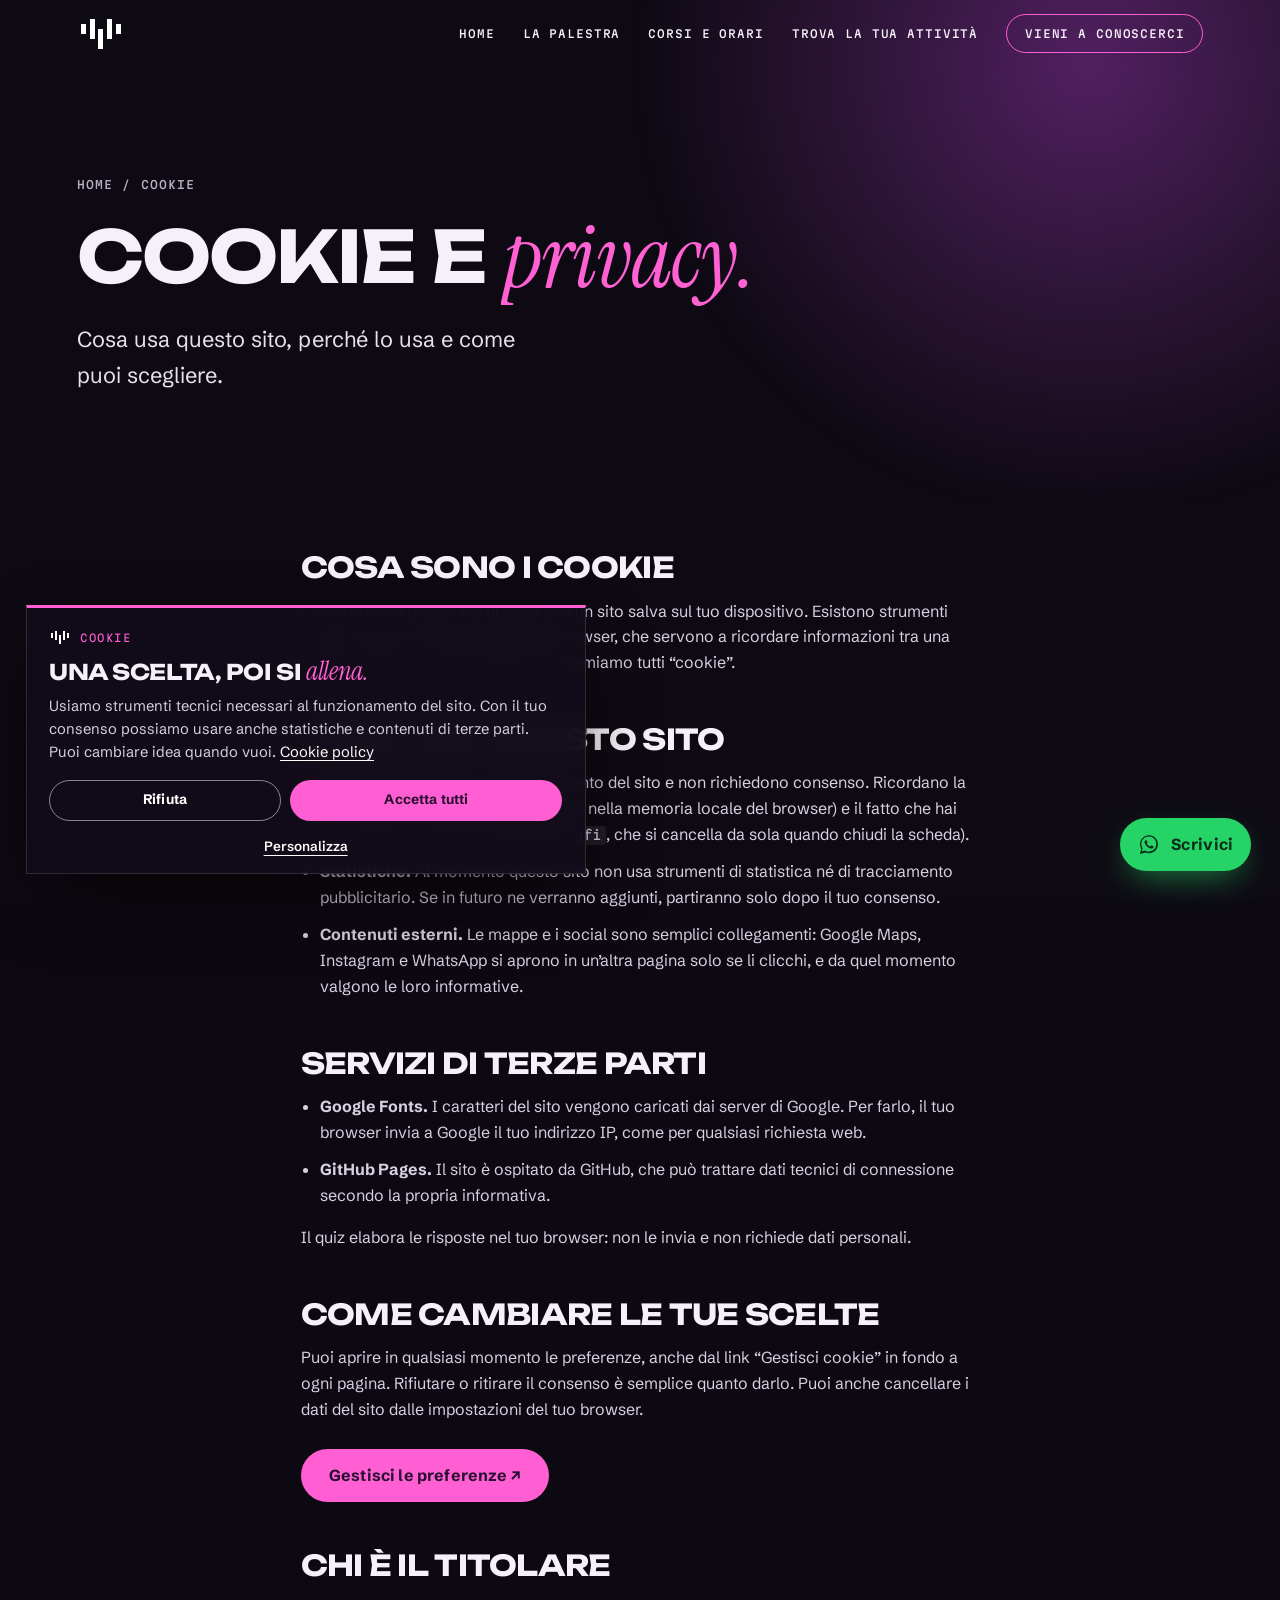
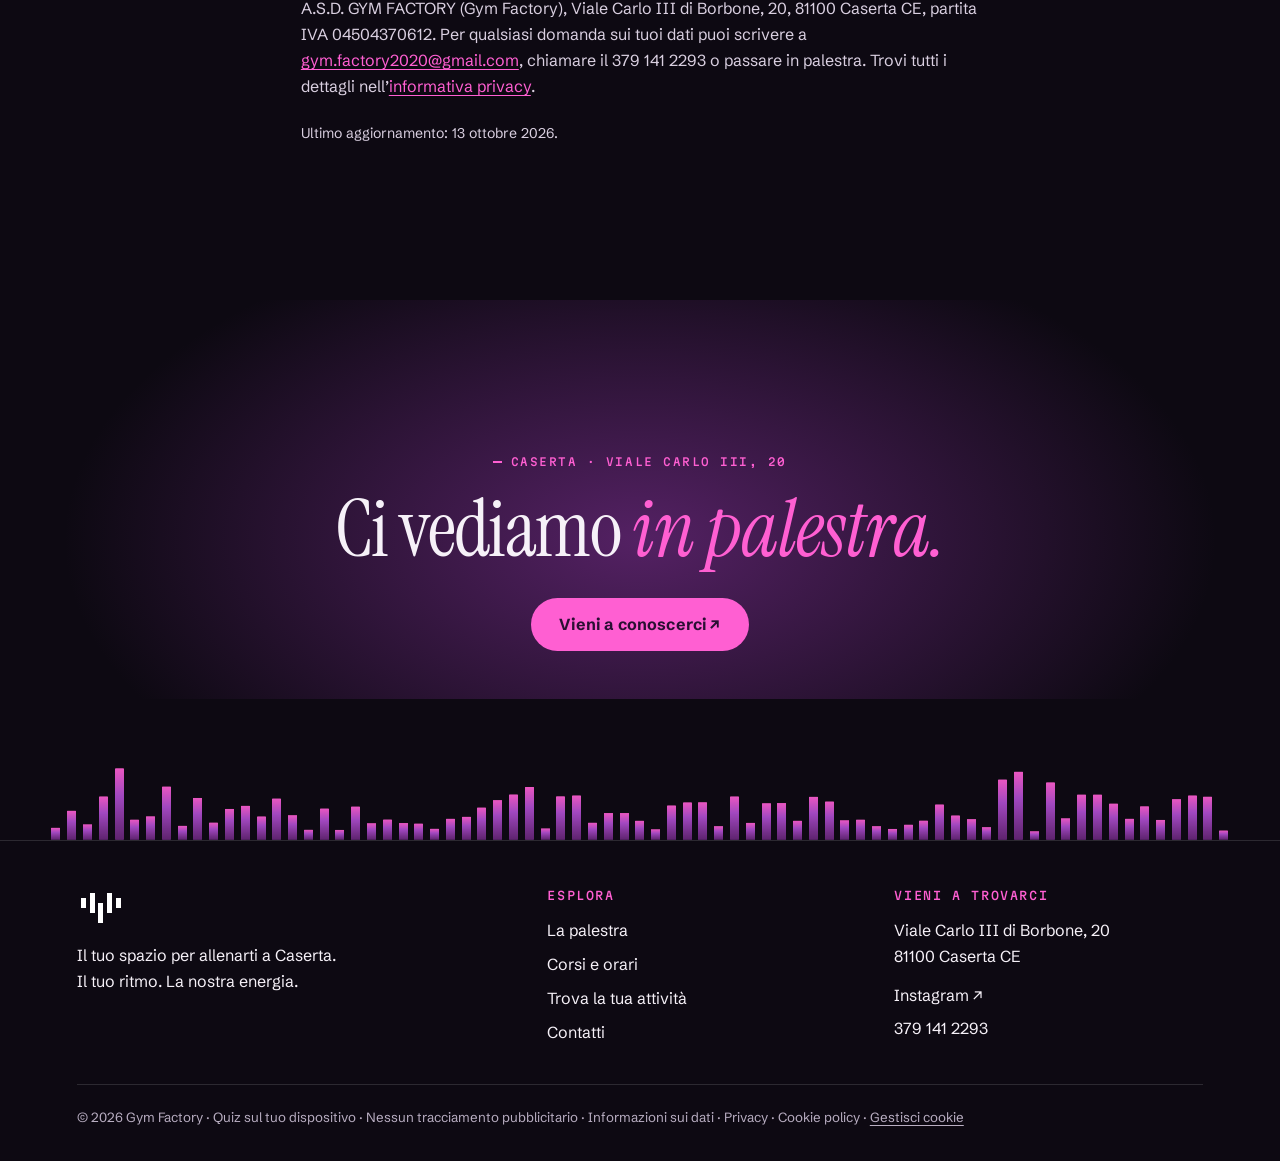
<file: cookie.html>
<!doctype html>
<html lang="it">
<head>
<meta charset="utf-8">
<meta name="viewport" content="width=device-width, initial-scale=1">
<title>Cookie e privacy | Gym Factory Caserta</title>
<meta name="description" content="Quali cookie e strumenti usa il sito di Gym Factory, perché e come puoi gestire le tue preferenze.">
<meta name="theme-color" content="#662778">
<meta property="og:type" content="website">
<meta property="og:site_name" content="Gym Factory">
<meta property="og:locale" content="it_IT">
<meta property="og:title" content="Cookie e privacy | Gym Factory Caserta">
<meta property="og:description" content="Quali cookie e strumenti usa il sito di Gym Factory, perché e come puoi gestire le tue preferenze.">
<meta property="og:image" content="assets/images/brand-original.png">
<meta name="twitter:card" content="summary_large_image">
<link rel="icon" href="favicon-gf.png" type="image/png">
<link rel="preconnect" href="https://fonts.googleapis.com">
<link rel="preconnect" href="https://fonts.gstatic.com" crossorigin>
<link href="https://fonts.googleapis.com/css2?family=Unbounded:wght@500;700;800&family=Schibsted+Grotesk:wght@400;500;600;700&family=Instrument+Serif:ital@0;1&family=Martian+Mono:wght@400;500&display=swap" rel="stylesheet">
<script>document.documentElement.classList.add('gfw-js')</script>
<link rel="stylesheet" href="assets/css/gf.css">
<link rel="stylesheet" href="gym-wow-v14.css">
</head>
<body>
<a class="skip" href="#contenuto">Vai al contenuto</a>
<header class="gf-header">
  <a class="gf-logo" href="index.html" aria-label="Gym Factory, vai alla home"><img src="logo-gf.svg" alt="Gym Factory" height="38" width="49"></a>
  <button class="gf-menu-btn" type="button" aria-expanded="false" aria-controls="gf-nav">Menu</button>
  <nav class="gf-nav" id="gf-nav" aria-label="Principale"><a href="index.html">Home</a><a href="palestra.html">La palestra</a><a href="corsi.html">Corsi e orari</a><a href="quiz.html">Trova la tua attività</a><a href="contatti.html" class="gf-nav__cta">Vieni a conoscerci</a></nav>
</header>
<main id="contenuto">
<section class="page-hero"><div class="page-hero__in">
  <p class="gf-crumb"><a href="index.html">Home</a> / Cookie</p>
  <h1>Cookie e <em>privacy.</em></h1>
  <p class="gf-lead">Cosa usa questo sito, perché lo usa e come puoi scegliere.</p>
</div></section>

<section class="gf-section gfx-doc" style="padding-top:0">
  <h2>Cosa sono i cookie</h2>
  <p>I cookie sono piccoli file di testo che un sito salva sul tuo dispositivo. Esistono strumenti simili, come la memoria locale del browser, che servono a ricordare informazioni tra una pagina e l’altra. In questa pagina li chiamiamo tutti “cookie”.</p>

  <h2>Cosa usa questo sito</h2>
  <ul>
    <li><b>Necessari.</b> Servono al funzionamento del sito e non richiedono consenso. Ricordano la tua scelta sui cookie (<code>gf-consent</code>, nella memoria locale del browser) e il fatto che hai già visto l’animazione di apertura (<code>gfi</code>, che si cancella da sola quando chiudi la scheda).</li>
    <li><b>Statistiche.</b> Al momento questo sito non usa strumenti di statistica né di tracciamento pubblicitario. Se in futuro ne verranno aggiunti, partiranno solo dopo il tuo consenso.</li>
    <li><b>Contenuti esterni.</b> Le mappe e i social sono semplici collegamenti: Google Maps, Instagram e WhatsApp si aprono in un’altra pagina solo se li clicchi, e da quel momento valgono le loro informative.</li>
  </ul>

  <h2>Servizi di terze parti</h2>
  <ul>
    <li><b>Google Fonts.</b> I caratteri del sito vengono caricati dai server di Google. Per farlo, il tuo browser invia a Google il tuo indirizzo IP, come per qualsiasi richiesta web.</li>
    <li><b>GitHub Pages.</b> Il sito è ospitato da GitHub, che può trattare dati tecnici di connessione secondo la propria informativa.</li>
  </ul>
  <p>Il quiz elabora le risposte nel tuo browser: non le invia e non richiede dati personali.</p>

  <h2>Come cambiare le tue scelte</h2>
  <p>Puoi aprire in qualsiasi momento le preferenze, anche dal link “Gestisci cookie” in fondo a ogni pagina. Rifiutare o ritirare il consenso è semplice quanto darlo. Puoi anche cancellare i dati del sito dalle impostazioni del tuo browser.</p>
  <button type="button" class="gf-btn gf-btn--solid" data-cookie-open>Gestisci le preferenze ↗</button>

  <h2>Chi è il titolare</h2>
  <p>A.S.D. GYM FACTORY (Gym Factory), Viale Carlo III di Borbone, 20, 81100 Caserta CE, partita IVA 04504370612. Per qualsiasi domanda sui tuoi dati puoi scrivere a <a href="mailto:gym.factory2020@gmail.com">gym.factory2020@gmail.com</a>, chiamare il 379 141 2293 o passare in palestra. Trovi tutti i dettagli nell’<a href="privacy.html">informativa privacy</a>.</p>
  <p class="gf-note">Ultimo aggiornamento: 13 ottobre 2026.</p>
</section>
</main>
<section class="gf-cta">
  <p class="gf-eyebrow" style="justify-content:center">Caserta · Viale Carlo III, 20</p>
  <h2>Ci vediamo <em>in palestra.</em></h2>
  <a class="gf-btn gf-btn--solid" href="contatti.html">Vieni a conoscerci ↗</a>
</section>
<footer class="gf-footer">
  <div class="gf-footer__in">
    <div>
      <a class="gf-foot-logo" href="index.html"><img src="logo-gf.svg" alt="Gym Factory" height="38" width="49"></a>
      <p style="margin-top:1rem;max-width:30ch">Il tuo spazio per allenarti a Caserta.<br>Il tuo ritmo. La nostra energia.</p>
    </div>
    <div><h3>Esplora</h3><ul><li><a href="palestra.html">La palestra</a></li><li><a href="corsi.html">Corsi e orari</a></li><li><a href="quiz.html">Trova la tua attività</a></li><li><a href="contatti.html">Contatti</a></li></ul></div>
    <div><h3>Vieni a trovarci</h3><address>Viale Carlo III di Borbone, 20<br>81100 Caserta CE</address><ul><li><a href="https://www.instagram.com/gymfactory_ce/" rel="noopener" target="_blank">Instagram ↗</a></li><li><a href="tel:+393791412293">379 141 2293</a></li></ul></div>
  </div>
  <small>© 2026 Gym Factory · Quiz sul tuo dispositivo · Nessun tracciamento pubblicitario · <a href="contatti.html#dati">Informazioni sui dati</a> · <a href="privacy.html">Privacy</a> · <a href="cookie.html">Cookie policy</a> · <button type="button" class="gf-linkbtn" data-cookie-open>Gestisci cookie</button></small>
</footer>
<a class="gfx-wa" href="https://wa.me/393791412293?text=Ciao%2C%20vorrei%20avere%20info%20riguardanti%20la%20palestra" target="_blank" rel="noopener" aria-label="Scrivici su WhatsApp"><svg viewBox="0 0 32 32" width="24" height="24" fill="currentColor" aria-hidden="true"><path d="M16.04 3C9.4 3 4 8.38 4 15.02c0 2.12.56 4.19 1.62 6.01L4 28l7.17-1.88a12 12 0 0 0 4.87 1.03h.01C22.68 27.15 28 21.77 28 15.13 28 8.5 22.68 3 16.04 3Zm0 21.98h-.01a9.9 9.9 0 0 1-5.05-1.38l-.36-.21-4.25 1.12 1.14-4.14-.24-.38a9.9 9.9 0 0 1-1.52-5.27c0-5.5 4.48-9.97 9.99-9.97 5.5 0 9.97 4.47 9.97 9.98 0 5.5-4.47 9.85-9.67 9.85Zm5.47-7.46c-.3-.15-1.77-.87-2.04-.97-.27-.1-.47-.15-.67.15-.2.3-.77.97-.94 1.17-.17.2-.35.22-.65.07-.3-.15-1.26-.46-2.4-1.48-.89-.79-1.49-1.77-1.66-2.07-.17-.3-.02-.46.13-.61.14-.13.3-.35.45-.52.15-.17.2-.3.3-.5.1-.2.05-.37-.02-.52-.07-.15-.67-1.62-.92-2.22-.24-.58-.49-.5-.67-.51h-.57c-.2 0-.52.07-.8.37-.27.3-1.04 1.02-1.04 2.48 0 1.46 1.07 2.88 1.22 3.08.15.2 2.1 3.2 5.08 4.49.71.31 1.26.49 1.69.63.71.23 1.36.2 1.87.12.57-.08 1.77-.72 2.02-1.42.25-.7.25-1.3.17-1.42-.07-.12-.27-.2-.57-.35Z"/></svg><span>Scrivici</span></a>
<script src="gym-wow-v3.js" defer></script>
<script src="gf-cookie.js" defer></script>
<script src="assets/js/gf.js" defer></script>
</body>
</html>
</file>
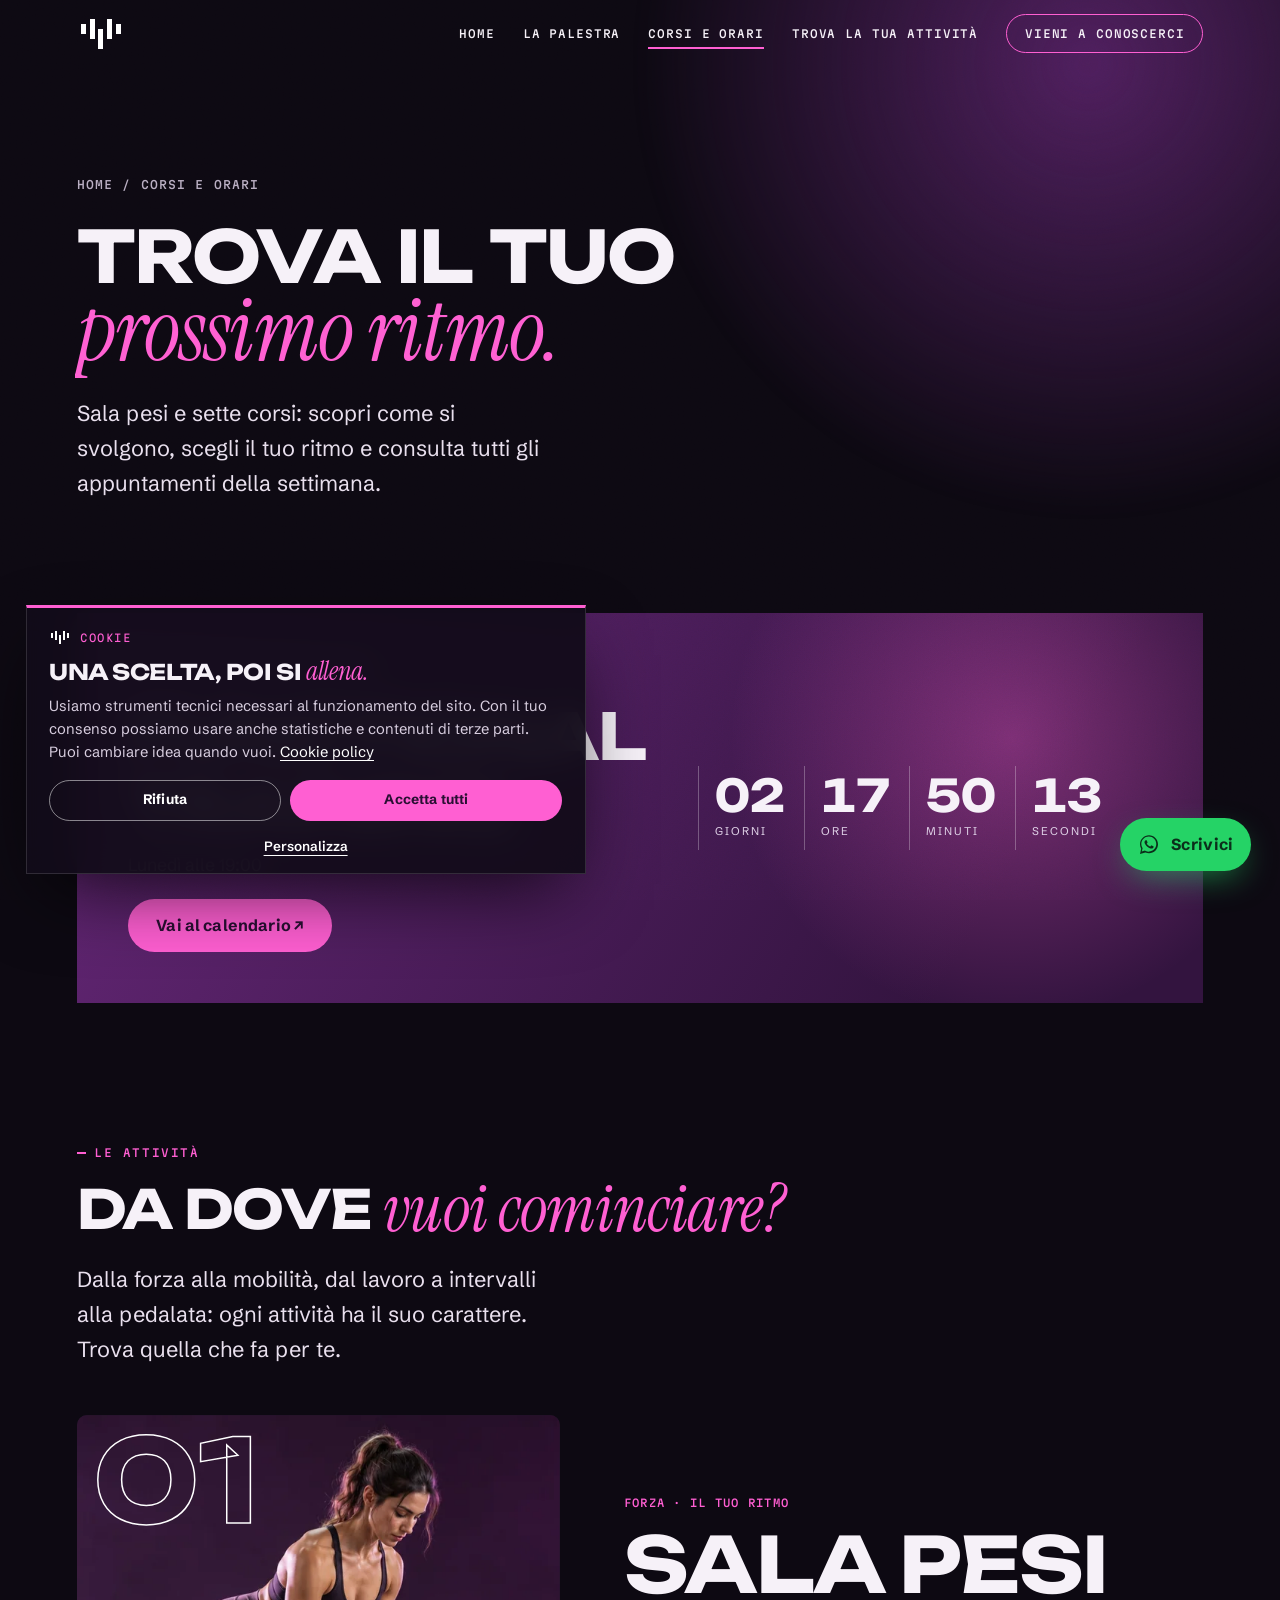
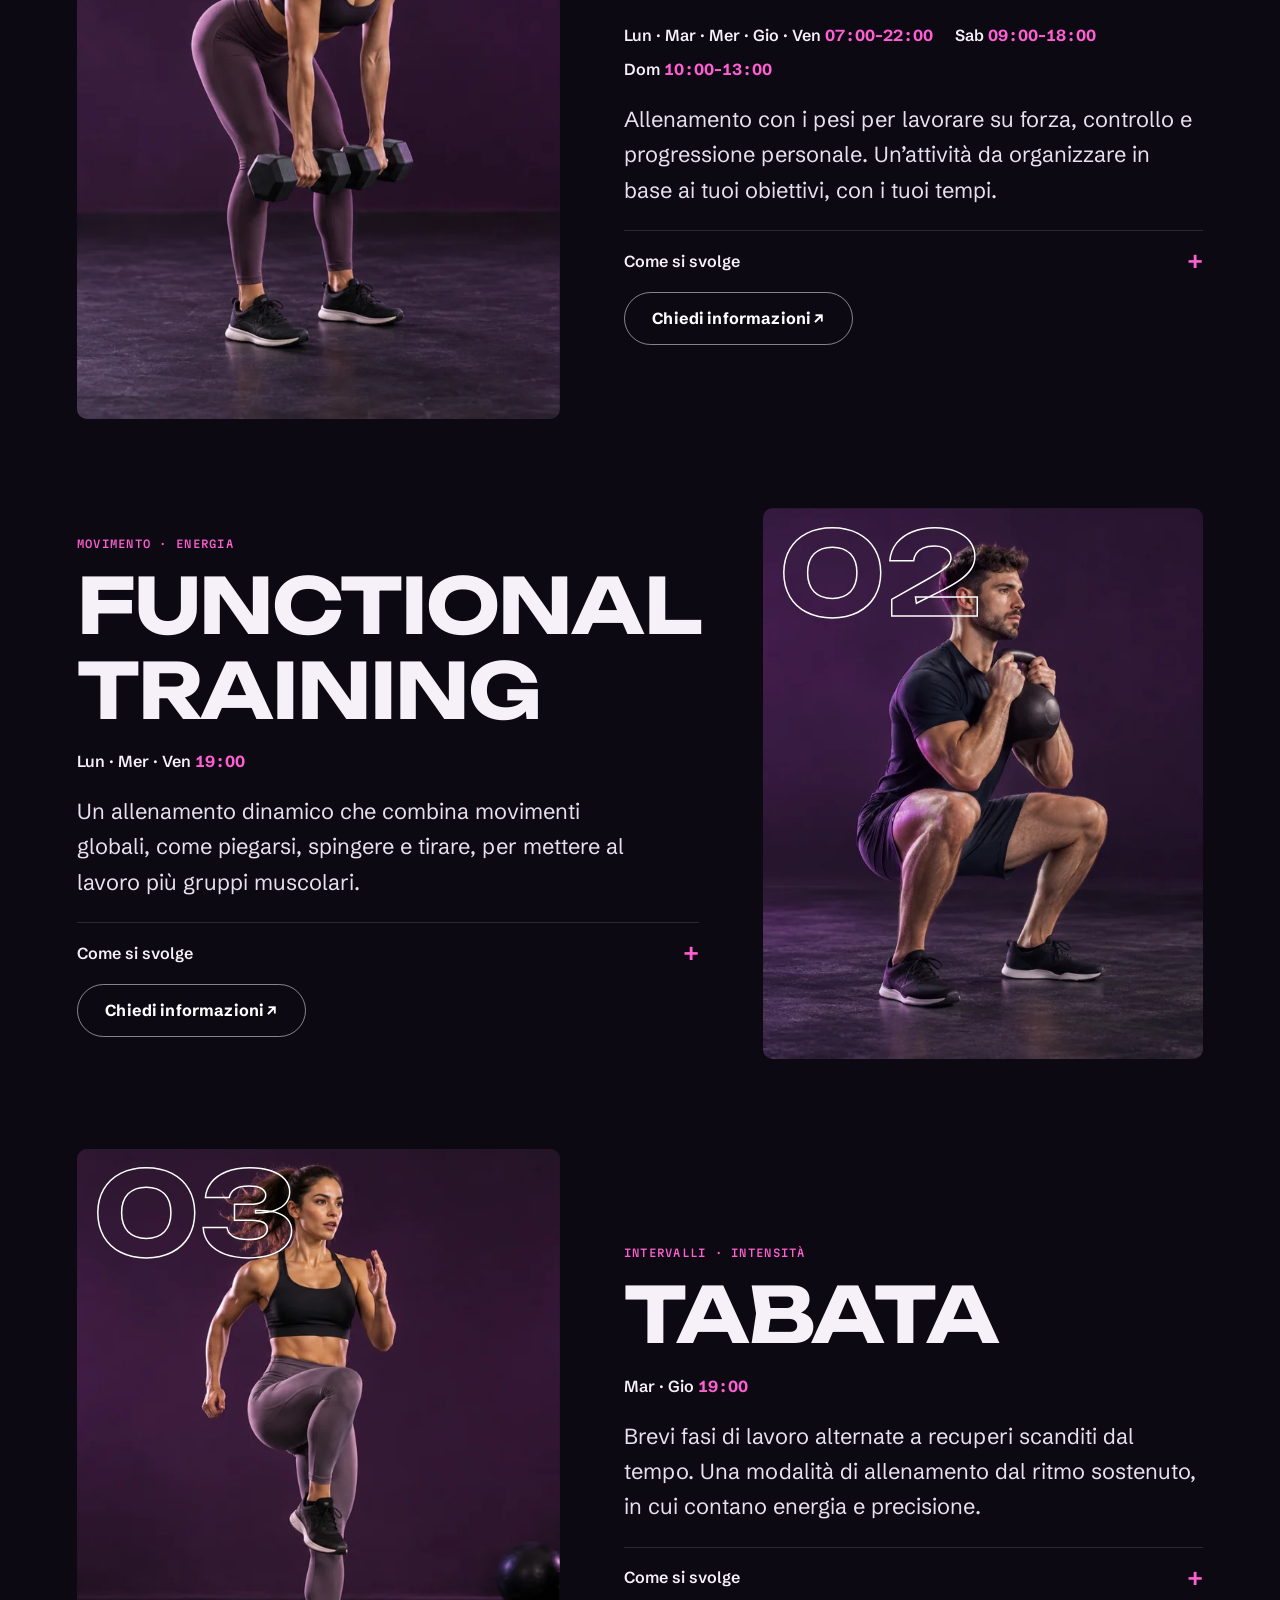
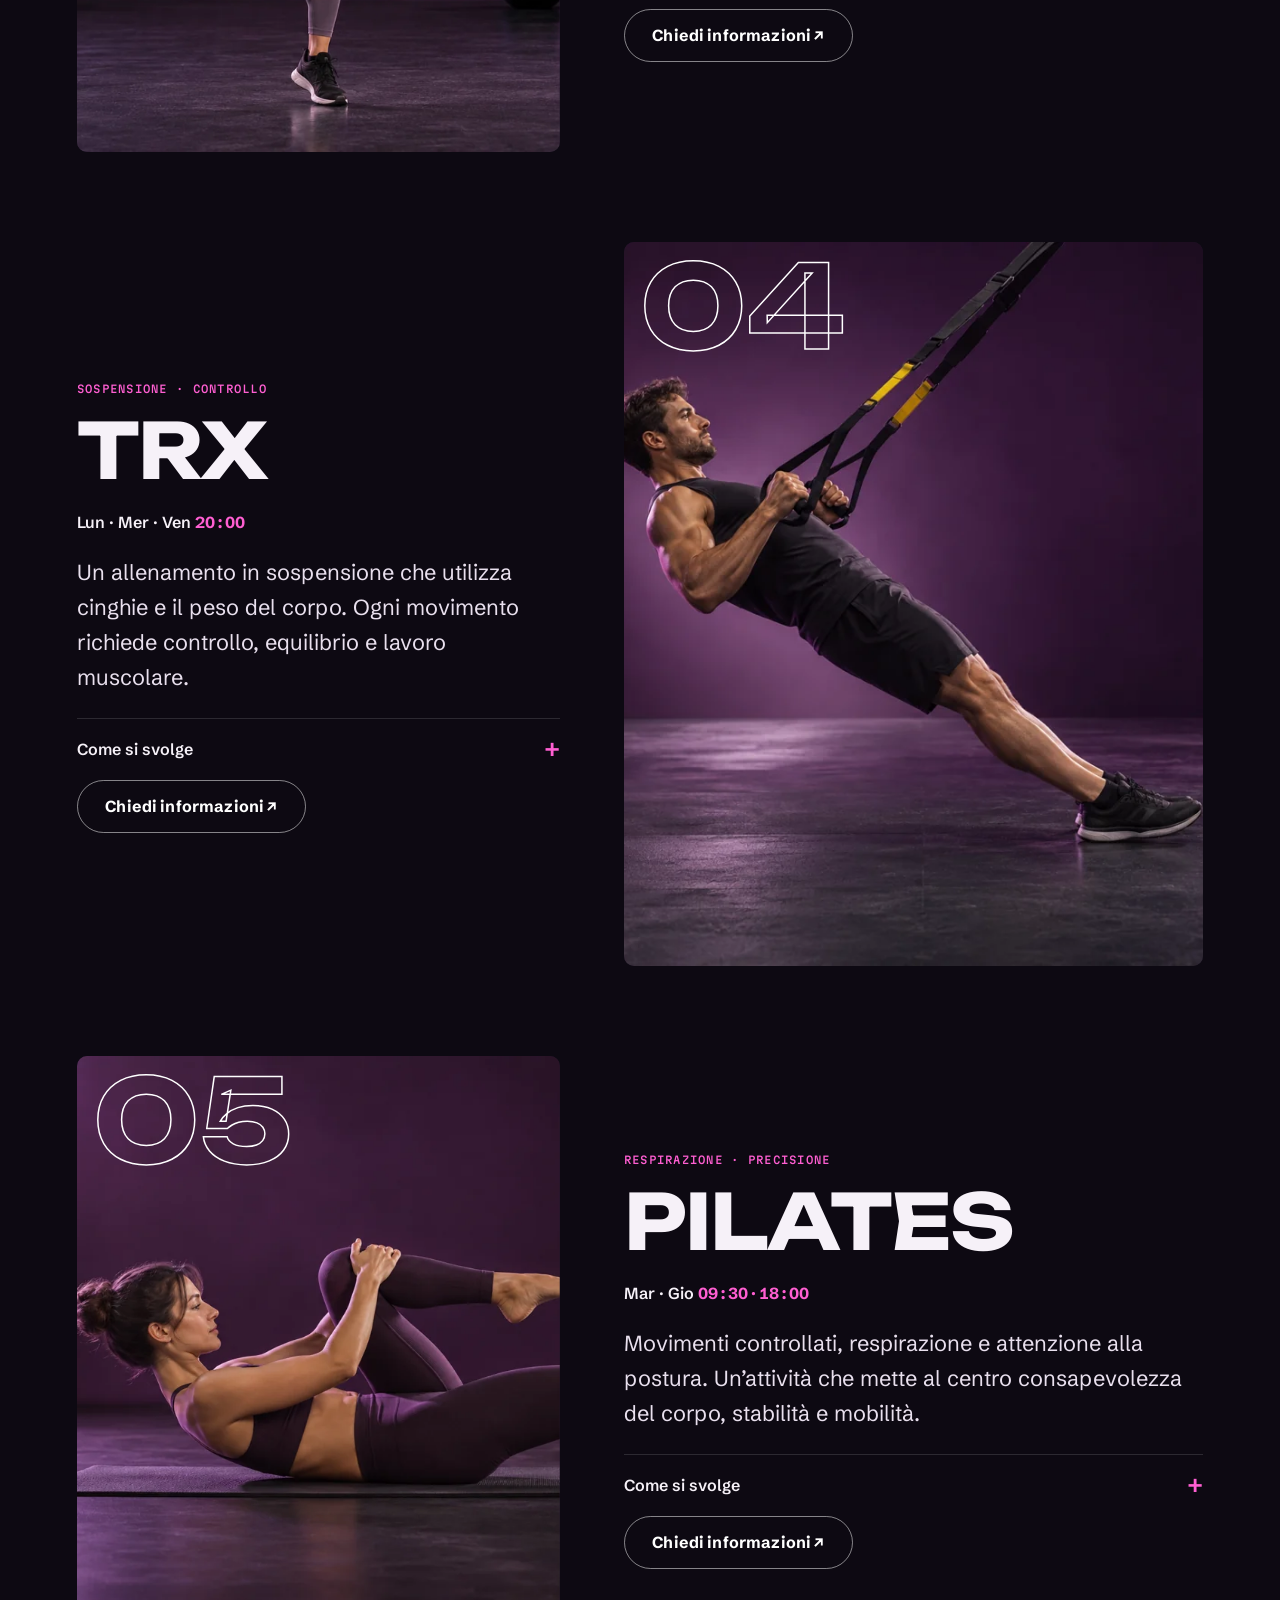
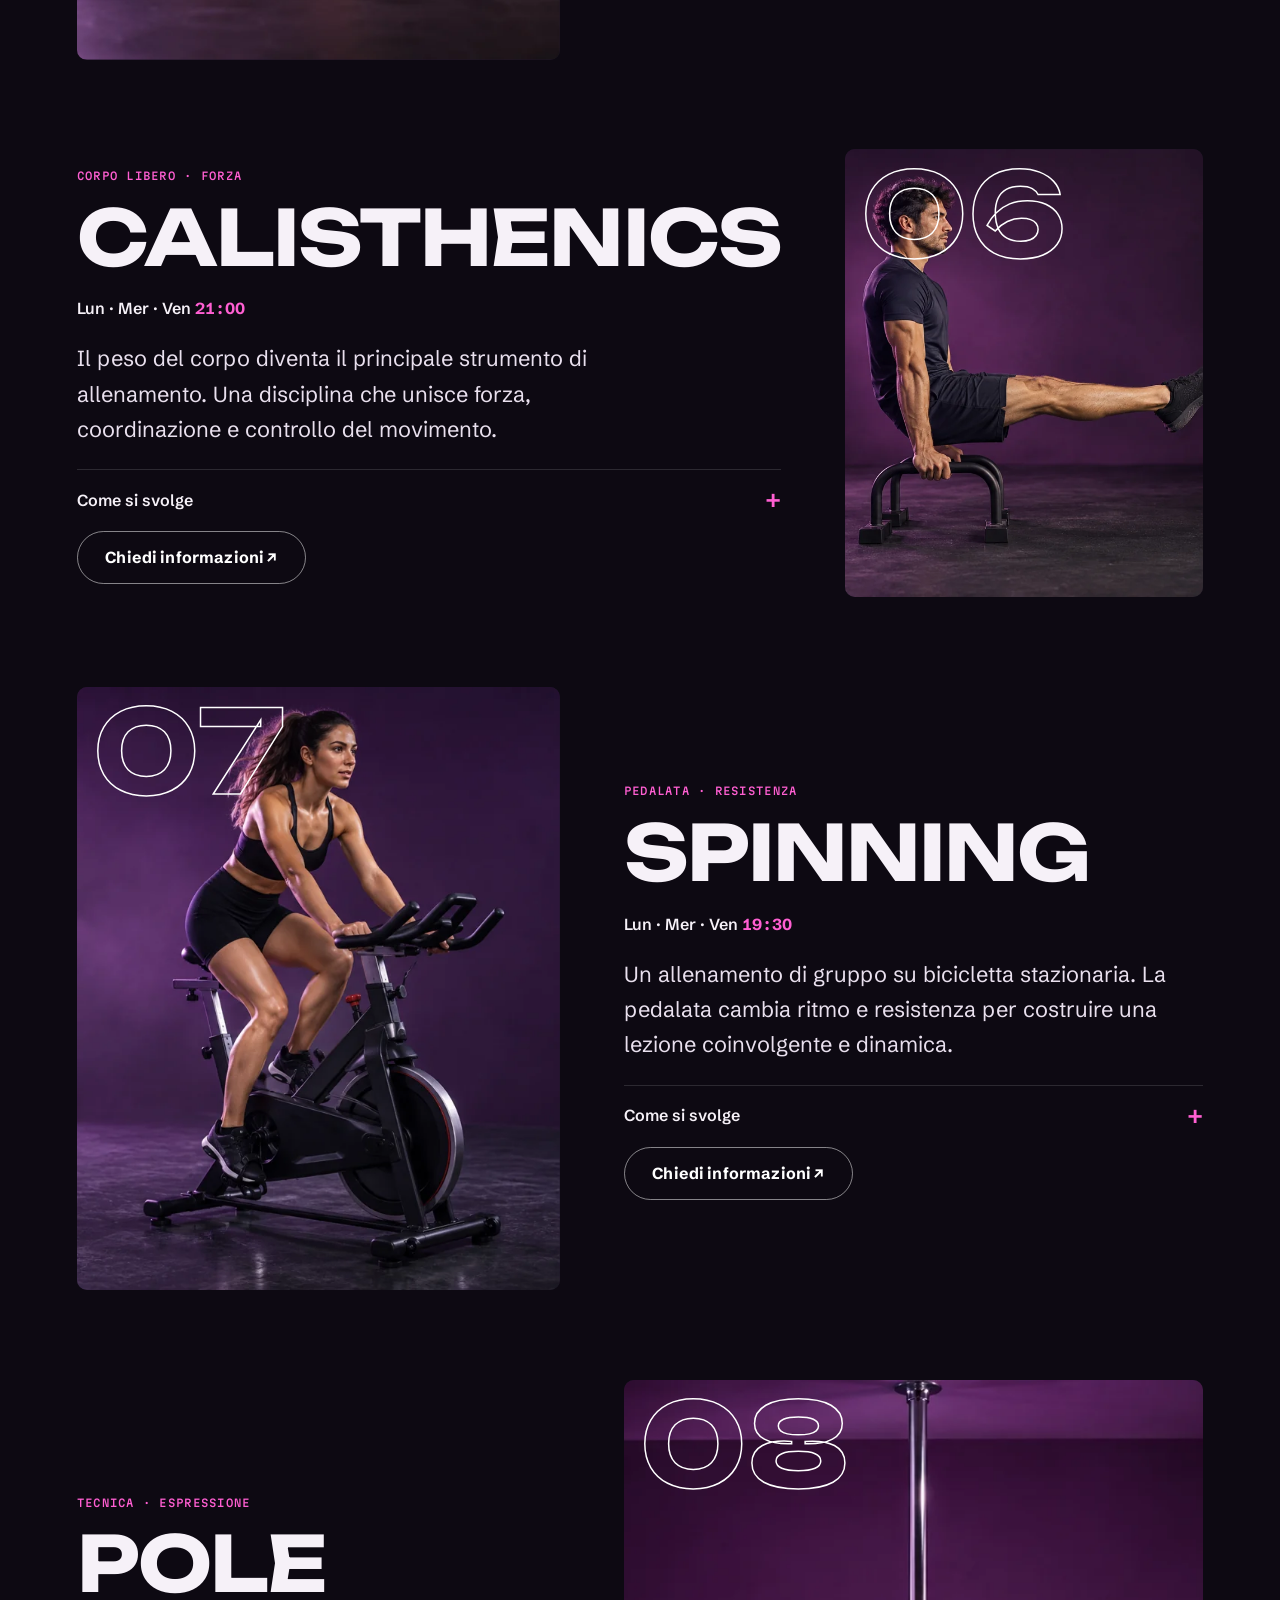
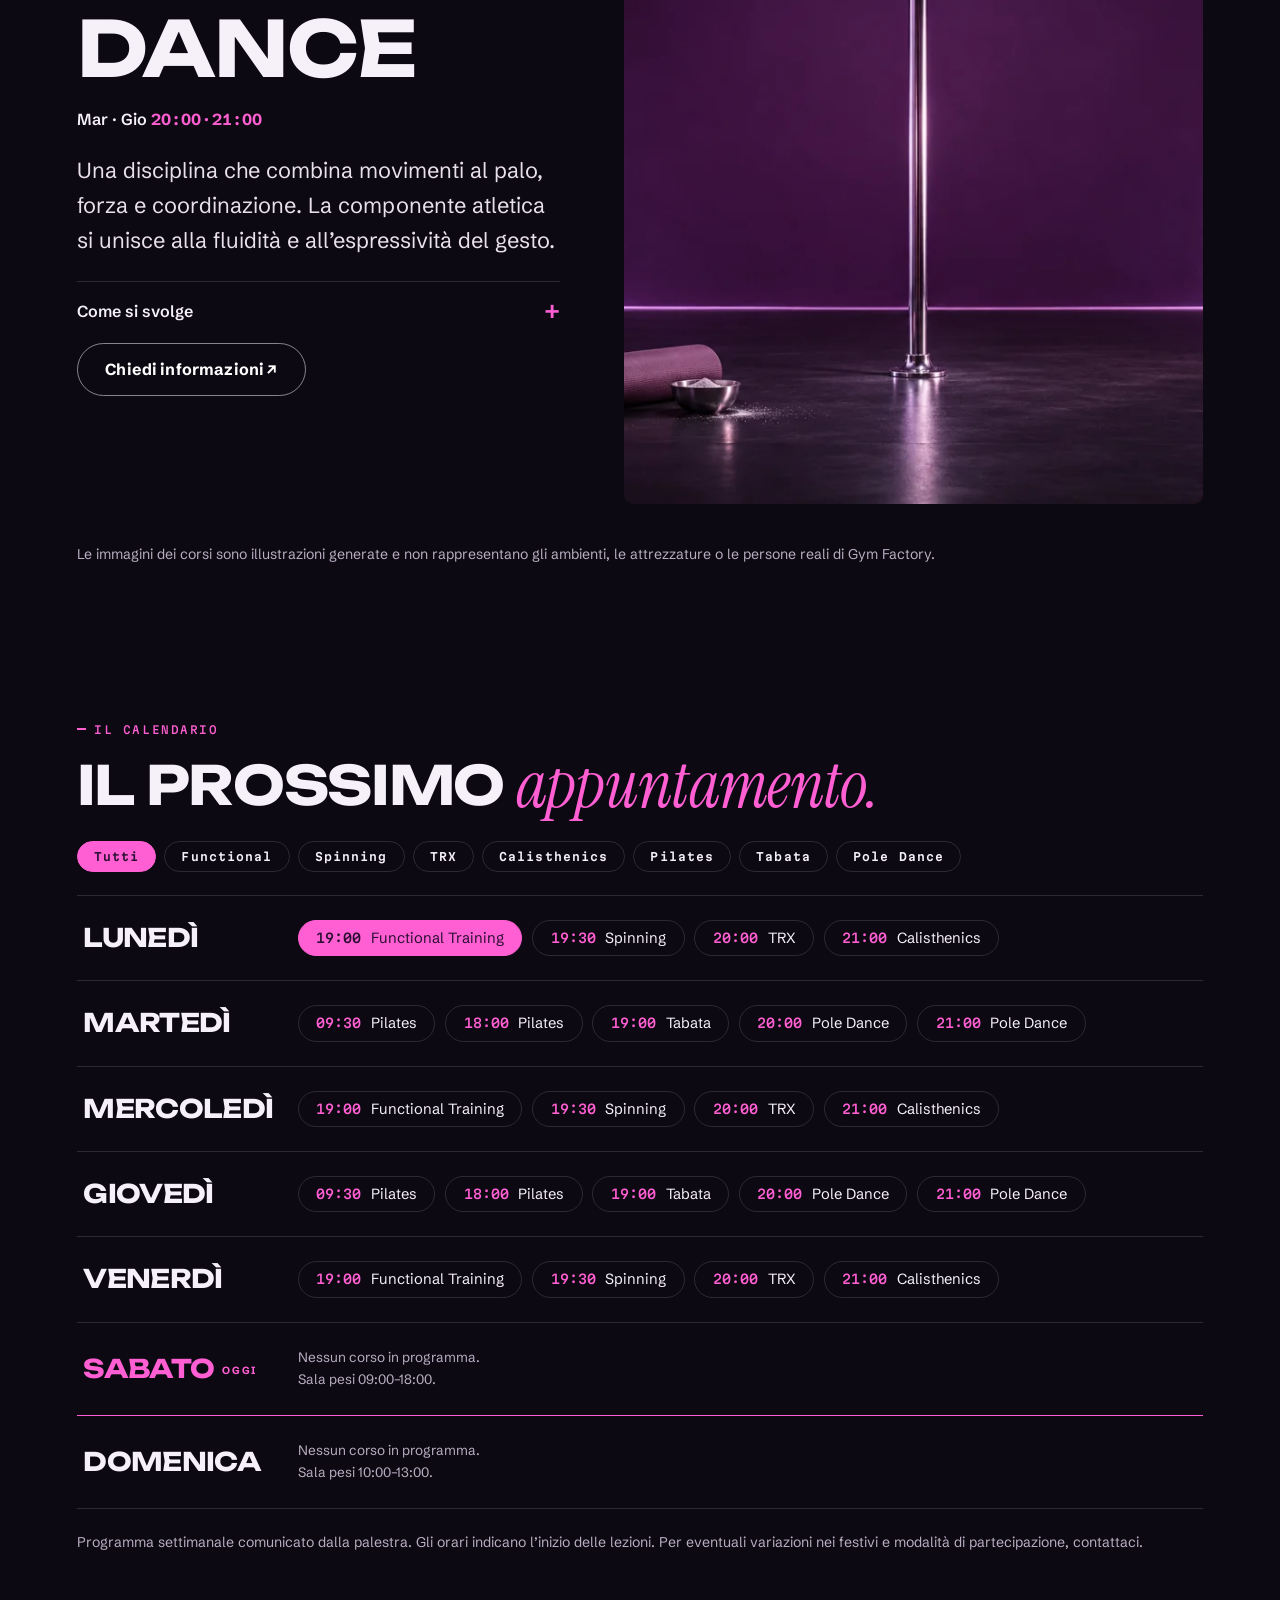
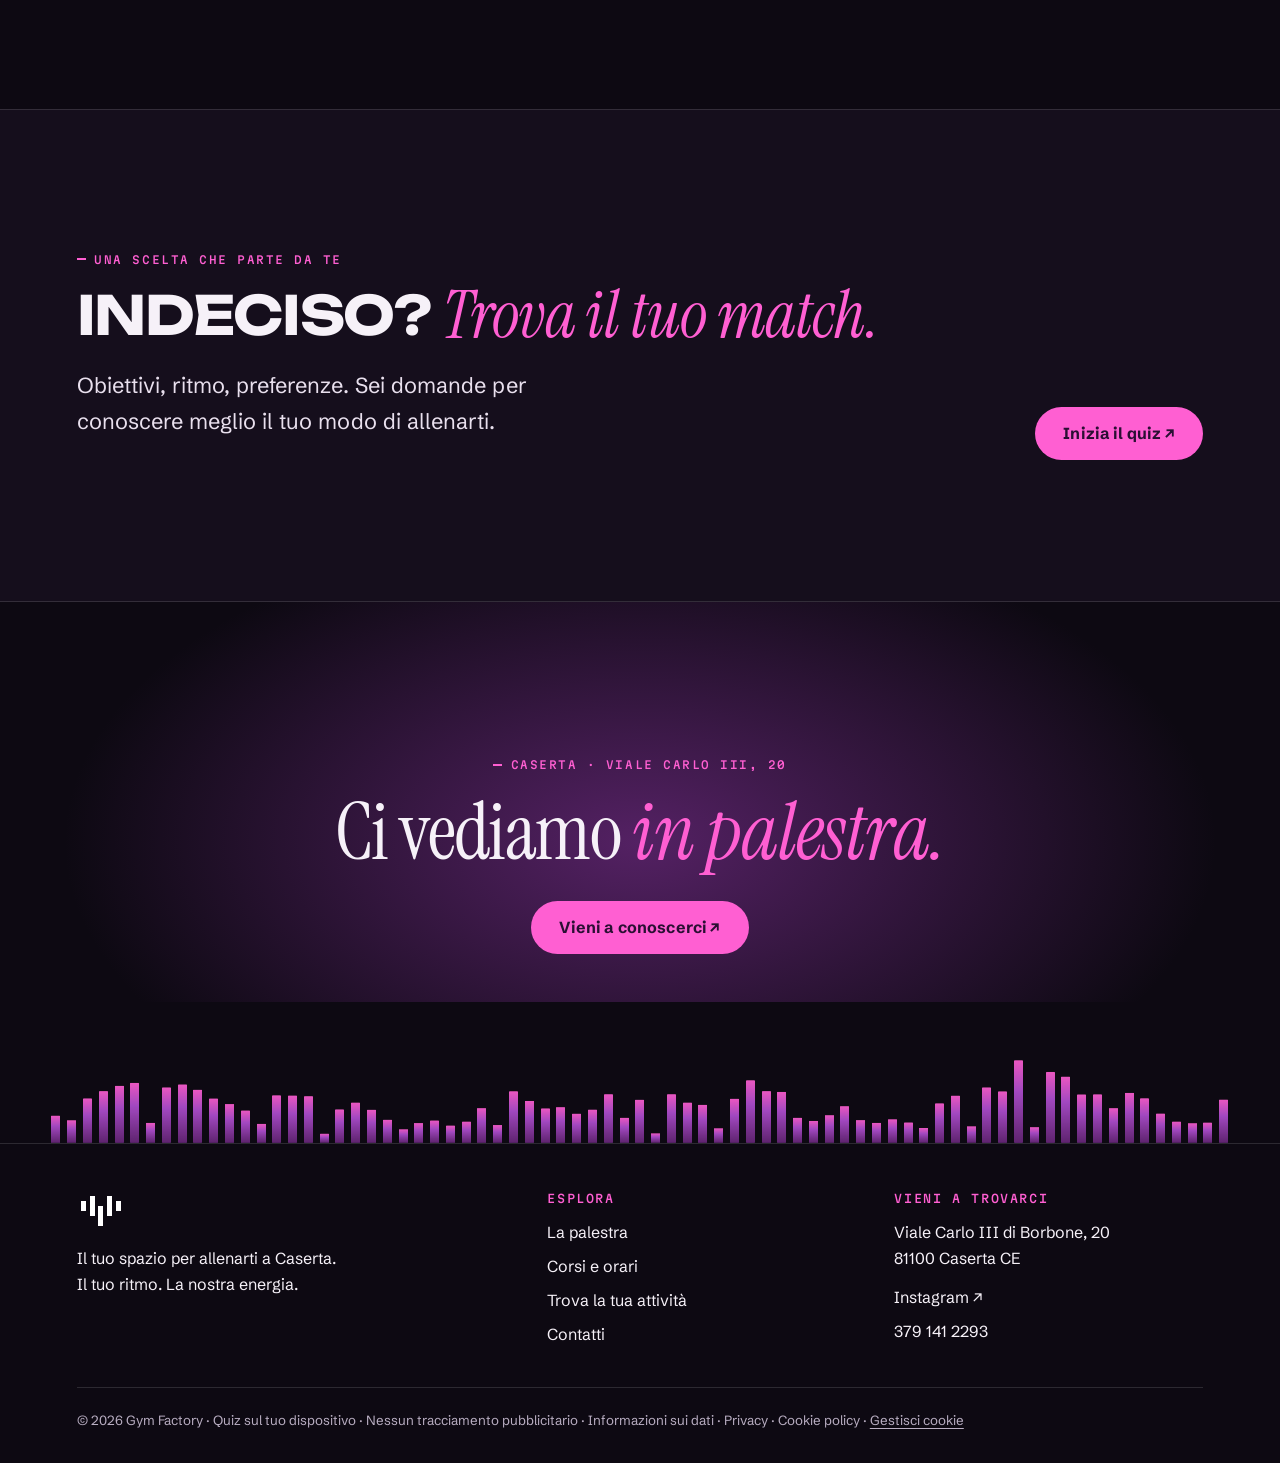
<file: corsi.html>
<!doctype html>
<html lang="it">
<head>
<meta charset="utf-8">
<meta name="viewport" content="width=device-width, initial-scale=1">
<title>Corsi e orari | Gym Factory Caserta</title>
<meta name="description" content="Functional Training, Tabata, TRX, Pilates, Calisthenics, Spinning e Pole Dance: scopri i corsi, le descrizioni e gli orari ufficiali di Gym Factory Caserta.">
<meta name="theme-color" content="#662778">
<meta property="og:type" content="website">
<meta property="og:site_name" content="Gym Factory">
<meta property="og:locale" content="it_IT">
<meta property="og:title" content="Corsi e orari | Gym Factory Caserta">
<meta property="og:description" content="Functional Training, Tabata, TRX, Pilates, Calisthenics, Spinning e Pole Dance: scopri i corsi, le descrizioni e gli orari ufficiali di Gym Factory Caserta.">
<meta property="og:image" content="assets/images/brand-original.png">
<meta name="twitter:card" content="summary_large_image">
<link rel="icon" href="favicon-gf.png" type="image/png">
<link rel="preconnect" href="https://fonts.googleapis.com">
<link rel="preconnect" href="https://fonts.gstatic.com" crossorigin>
<link href="https://fonts.googleapis.com/css2?family=Unbounded:wght@500;700;800&family=Schibsted+Grotesk:wght@400;500;600;700&family=Instrument+Serif:ital@0;1&family=Martian+Mono:wght@400;500&display=swap" rel="stylesheet">
<script>document.documentElement.classList.add('gfw-js')</script>
<link rel="stylesheet" href="assets/css/gf.css">
<link rel="stylesheet" href="gym-wow-v14.css">
</head>
<body>
<a class="skip" href="#contenuto">Vai al contenuto</a>
<header class="gf-header">
  <a class="gf-logo" href="index.html" aria-label="Gym Factory, vai alla home"><img src="logo-gf.svg" alt="Gym Factory" height="38" width="49"></a>
  <button class="gf-menu-btn" type="button" aria-expanded="false" aria-controls="gf-nav">Menu</button>
  <nav class="gf-nav" id="gf-nav" aria-label="Principale"><a href="index.html">Home</a><a href="palestra.html">La palestra</a><a href="corsi.html" aria-current="page">Corsi e orari</a><a href="quiz.html">Trova la tua attività</a><a href="contatti.html" class="gf-nav__cta">Vieni a conoscerci</a></nav>
</header>
<main id="contenuto">
<section class="page-hero"><div class="page-hero__in">
  <p class="gf-crumb"><a href="index.html">Home</a> / Corsi e orari</p>
  <h1>Trova il tuo <em>prossimo ritmo.</em></h1>
  <p class="gf-lead">Sala pesi e sette corsi: scopri come si svolgono, scegli il tuo ritmo e consulta tutti gli appuntamenti della settimana.</p>
</div></section>

<section class="gf-section" style="padding-top:0"><div class="gf-next" data-next>
  <div>
    <p class="gf-eyebrow" style="color:#fff">Il prossimo appuntamento</p>
    <h3 data-next-name>Sette corsi. Il tuo ritmo.</h3>
    <p class="gf-next__when" data-next-when>Scopri il calendario settimanale e trova la prossima lezione.</p>
    <p data-next-fallback class="gf-mute">Con JavaScript attivo, qui trovi il conto alla rovescia al prossimo corso.</p>
    <a class="gf-btn gf-btn--solid" data-next-link href="corsi.html#calendario">Vai al calendario ↗</a>
  </div>
  <div class="gf-next__live gf-next__digits" aria-live="off">
    <div><b data-n="d">00</b><span>giorni</span></div><div><b data-n="h">00</b><span>ore</span></div><div><b data-n="m">00</b><span>minuti</span></div><div><b data-n="s">00</b><span>secondi</span></div>
  </div>
</div></section>

<section class="gf-section" style="padding-top:0" aria-labelledby="h-att">
  <p class="gf-eyebrow">Le attività</p>
  <h2 id="h-att">Da dove <em>vuoi cominciare?</em></h2>
  <p class="gf-lead" style="margin-top:1.4rem">Dalla forza alla mobilità, dal lavoro a intervalli alla pedalata: ogni attività ha il suo carattere. Trova quella che fa per te.</p>
  <div class="gf-rows">
<article class="gf-row" id="corso-sala">
  <div class="gf-row__img"><span class="gf-card__n">01</span><span class="gf-zoom"><img src="assets/images/courses/sala.webp" alt="Immagine illustrativa generata: atleta con manubri su sfondo viola" loading="lazy"></span></div>
  <div><span class="gf-tag">Forza · il tuo ritmo</span><h3>Sala pesi</h3><div class="gf-times"><span>Lun · Mar · Mer · Gio · Ven <b>07:00–22:00</b></span><span>Sab <b>09:00–18:00</b></span><span>Dom <b>10:00–13:00</b></span></div><p class="gf-lead" style="max-width:44ch">Allenamento con i pesi per lavorare su forza, controllo e progressione personale. Un’attività da organizzare in base ai tuoi obiettivi, con i tuoi tempi.</p>
  <details class="gf-more"><summary>Come si svolge</summary><p>In sala puoi dedicarti a esercizi con sovraccarichi e costruire una routine graduale. Il personale qualificato è presente durante tutto l’orario di apertura dal lunedì al sabato. La domenica la sala è aperta dalle 10:00 alle 13:00, senza la copertura continuativa del personale di sala.</p></details>
  <a class="gf-btn gf-btn--ghost" href="contatti.html">Chiedi informazioni ↗</a></div>
</article>
<article class="gf-row" id="corso-functional">
  <div class="gf-row__img"><span class="gf-card__n">02</span><span class="gf-zoom"><img src="assets/images/courses/functional.webp" alt="Immagine illustrativa generata: atleta che esegue uno squat con kettlebell" loading="lazy"></span></div>
  <div><span class="gf-tag">Movimento · energia</span><h3>Functional Training</h3><div class="gf-times"><span>Lun · Mer · Ven <b>19:00</b></span></div><p class="gf-lead" style="max-width:44ch">Un allenamento dinamico che combina movimenti globali, come piegarsi, spingere e tirare, per mettere al lavoro più gruppi muscolari.</p>
  <details class="gf-more"><summary>Come si svolge</summary><p>Il functional training può alternare esercizi a corpo libero e piccoli attrezzi in sequenze o circuiti. L’attenzione è rivolta a forza, coordinazione e resistenza. Esercizi e carichi si affrontano seguendo le indicazioni dell’istruttore.</p></details>
  <a class="gf-btn gf-btn--ghost" href="contatti.html">Chiedi informazioni ↗</a></div>
</article>
<article class="gf-row" id="corso-tabata">
  <div class="gf-row__img"><span class="gf-card__n">03</span><span class="gf-zoom"><img src="assets/images/courses/tabata.webp" alt="Immagine illustrativa generata: atleta in un esercizio dinamico a ginocchia alte" loading="lazy"></span></div>
  <div><span class="gf-tag">Intervalli · intensità</span><h3>Tabata</h3><div class="gf-times"><span>Mar · Gio <b>19:00</b></span></div><p class="gf-lead" style="max-width:44ch">Brevi fasi di lavoro alternate a recuperi scanditi dal tempo. Una modalità di allenamento dal ritmo sostenuto, in cui contano energia e precisione.</p>
  <details class="gf-more"><summary>Come si svolge</summary><p>La lezione ruota intorno all’alternanza tra esercizio e pausa, con movimenti proposti dall’istruttore. La caratteristica è il lavoro a intervalli: il nome non indica la durata complessiva del corso. Chiedi allo staff come affrontarlo in base alla tua esperienza.</p></details>
  <a class="gf-btn gf-btn--ghost" href="contatti.html">Chiedi informazioni ↗</a></div>
</article>
<article class="gf-row" id="corso-trx">
  <div class="gf-row__img"><span class="gf-card__n">04</span><span class="gf-zoom"><img src="assets/images/courses/trx.webp" alt="Immagine illustrativa generata: atleta in una tirata con cinghie in sospensione" loading="lazy"></span></div>
  <div><span class="gf-tag">Sospensione · controllo</span><h3>TRX</h3><div class="gf-times"><span>Lun · Mer · Ven <b>20:00</b></span></div><p class="gf-lead" style="max-width:44ch">Un allenamento in sospensione che utilizza cinghie e il peso del corpo. Ogni movimento richiede controllo, equilibrio e lavoro muscolare.</p>
  <details class="gf-more"><summary>Come si svolge</summary><p>Impugnando le maniglie o usando gli appoggi previsti, si eseguono esercizi di spinta, tirata e stabilizzazione. L’inclinazione del corpo permette di variare la difficoltà. La tecnica e la gestione del movimento restano al centro della lezione.</p></details>
  <a class="gf-btn gf-btn--ghost" href="contatti.html">Chiedi informazioni ↗</a></div>
</article>
<article class="gf-row" id="corso-pilates">
  <div class="gf-row__img is-left"><span class="gf-card__n">05</span><span class="gf-zoom"><img src="assets/images/courses/pilates.webp" alt="Immagine illustrativa generata: esercizio Pilates su tappetino" loading="lazy"></span></div>
  <div><span class="gf-tag">Respirazione · precisione</span><h3>Pilates</h3><div class="gf-times"><span>Mar · Gio <b>09:30 · 18:00</b></span></div><p class="gf-lead" style="max-width:44ch">Movimenti controllati, respirazione e attenzione alla postura. Un’attività che mette al centro consapevolezza del corpo, stabilità e mobilità.</p>
  <details class="gf-more"><summary>Come si svolge</summary><p>Gli esercizi si eseguono con precisione, cercando fluidità e controllo del tronco. Il ritmo favorisce l’attenzione alla qualità del movimento, più che alla velocità. Le modalità e gli esercizi della lezione sono guidati dall’istruttore.</p></details>
  <a class="gf-btn gf-btn--ghost" href="contatti.html">Chiedi informazioni ↗</a></div>
</article>
<article class="gf-row" id="corso-calisthenics">
  <div class="gf-row__img"><span class="gf-card__n">06</span><span class="gf-zoom"><img src="assets/images/courses/calisthenics.webp" alt="Immagine illustrativa generata: atleta in L-sit alle parallele basse" loading="lazy"></span></div>
  <div><span class="gf-tag">Corpo libero · forza</span><h3>Calisthenics</h3><div class="gf-times"><span>Lun · Mer · Ven <b>21:00</b></span></div><p class="gf-lead" style="max-width:44ch">Il peso del corpo diventa il principale strumento di allenamento. Una disciplina che unisce forza, coordinazione e controllo del movimento.</p>
  <details class="gf-more"><summary>Come si svolge</summary><p>Spinte, tirate e tenute si sviluppano attraverso progressioni tecniche. Si lavora sulla capacità di gestire il corpo nello spazio, affrontando gli esercizi in modo graduale. Il percorso e le varianti si definiscono con l’istruttore.</p></details>
  <a class="gf-btn gf-btn--ghost" href="contatti.html">Chiedi informazioni ↗</a></div>
</article>
<article class="gf-row" id="corso-spinning">
  <div class="gf-row__img"><span class="gf-card__n">07</span><span class="gf-zoom"><img src="assets/images/courses/spinning.webp" alt="Immagine illustrativa generata: atleta su una bicicletta da indoor cycling" loading="lazy"></span></div>
  <div><span class="gf-tag">Pedalata · resistenza</span><h3>Spinning</h3><div class="gf-times"><span>Lun · Mer · Ven <b>19:30</b></span></div><p class="gf-lead" style="max-width:44ch">Un allenamento di gruppo su bicicletta stazionaria. La pedalata cambia ritmo e resistenza per costruire una lezione coinvolgente e dinamica.</p>
  <details class="gf-more"><summary>Come si svolge</summary><p>Si alternano fasi con cadenze e resistenze differenti, seguendo la guida dell’istruttore. Il lavoro è concentrato sulla continuità della pedalata e sulla gestione dello sforzo. La regolazione della bici e una posizione corretta sono parte della preparazione.</p></details>
  <a class="gf-btn gf-btn--ghost" href="contatti.html">Chiedi informazioni ↗</a></div>
</article>
<article class="gf-row" id="corso-pole-dance">
  <div class="gf-row__img"><span class="gf-card__n">08</span><span class="gf-zoom"><img src="assets/images/courses/pole-dance.webp" alt="Immagine illustrativa generata: palo sportivo in uno studio viola" loading="lazy"></span></div>
  <div><span class="gf-tag">Tecnica · espressione</span><h3>Pole Dance</h3><div class="gf-times"><span>Mar · Gio <b>20:00 · 21:00</b></span></div><p class="gf-lead" style="max-width:44ch">Una disciplina che combina movimenti al palo, forza e coordinazione. La componente atletica si unisce alla fluidità e all’espressività del gesto.</p>
  <details class="gf-more"><summary>Come si svolge</summary><p>Prese, rotazioni e posizioni vengono esplorate attraverso esercizi e progressioni. La pratica richiede controllo del corpo e attenzione alla tecnica. Per conoscere il livello delle singole lezioni e l’abbigliamento consigliato, chiedi allo staff.</p></details>
  <a class="gf-btn gf-btn--ghost" href="contatti.html">Chiedi informazioni ↗</a></div>
</article>
  </div>
  <p class="gf-note" style="margin-top:2.4rem">Le immagini dei corsi sono illustrazioni generate e non rappresentano gli ambienti, le attrezzature o le persone reali di Gym Factory.</p>
</section>

<section class="gf-section" id="calendario" style="padding-top:0;scroll-margin-top:5rem" aria-labelledby="h-cal">
  <p class="gf-eyebrow">Il calendario</p>
  <h2 id="h-cal">Il prossimo <em>appuntamento.</em></h2>
  <div class="gf-chips" role="group" aria-label="Filtra per corso"><button class="gf-chip" type="button" data-f="all" aria-pressed="true">Tutti</button><button class="gf-chip" type="button" data-f="functional" aria-pressed="false">Functional</button><button class="gf-chip" type="button" data-f="spinning" aria-pressed="false">Spinning</button><button class="gf-chip" type="button" data-f="trx" aria-pressed="false">TRX</button><button class="gf-chip" type="button" data-f="calisthenics" aria-pressed="false">Calisthenics</button><button class="gf-chip" type="button" data-f="pilates" aria-pressed="false">Pilates</button><button class="gf-chip" type="button" data-f="tabata" aria-pressed="false">Tabata</button><button class="gf-chip" type="button" data-f="pole-dance" aria-pressed="false">Pole Dance</button></div>
  <div class="gf-cal"><div class="gf-day" data-day="1"><h3>Lunedì</h3><a class="gf-slot" href="#corso-functional" data-time="19:00" data-c="functional"><b>19:00</b>Functional Training</a><a class="gf-slot" href="#corso-spinning" data-time="19:30" data-c="spinning"><b>19:30</b>Spinning</a><a class="gf-slot" href="#corso-trx" data-time="20:00" data-c="trx"><b>20:00</b>TRX</a><a class="gf-slot" href="#corso-calisthenics" data-time="21:00" data-c="calisthenics"><b>21:00</b>Calisthenics</a></div><div class="gf-day" data-day="2"><h3>Martedì</h3><a class="gf-slot" href="#corso-pilates" data-time="09:30" data-c="pilates"><b>09:30</b>Pilates</a><a class="gf-slot" href="#corso-pilates" data-time="18:00" data-c="pilates"><b>18:00</b>Pilates</a><a class="gf-slot" href="#corso-tabata" data-time="19:00" data-c="tabata"><b>19:00</b>Tabata</a><a class="gf-slot" href="#corso-pole-dance" data-time="20:00" data-c="pole-dance"><b>20:00</b>Pole Dance</a><a class="gf-slot" href="#corso-pole-dance" data-time="21:00" data-c="pole-dance"><b>21:00</b>Pole Dance</a></div><div class="gf-day" data-day="3"><h3>Mercoledì</h3><a class="gf-slot" href="#corso-functional" data-time="19:00" data-c="functional"><b>19:00</b>Functional Training</a><a class="gf-slot" href="#corso-spinning" data-time="19:30" data-c="spinning"><b>19:30</b>Spinning</a><a class="gf-slot" href="#corso-trx" data-time="20:00" data-c="trx"><b>20:00</b>TRX</a><a class="gf-slot" href="#corso-calisthenics" data-time="21:00" data-c="calisthenics"><b>21:00</b>Calisthenics</a></div><div class="gf-day" data-day="4"><h3>Giovedì</h3><a class="gf-slot" href="#corso-pilates" data-time="09:30" data-c="pilates"><b>09:30</b>Pilates</a><a class="gf-slot" href="#corso-pilates" data-time="18:00" data-c="pilates"><b>18:00</b>Pilates</a><a class="gf-slot" href="#corso-tabata" data-time="19:00" data-c="tabata"><b>19:00</b>Tabata</a><a class="gf-slot" href="#corso-pole-dance" data-time="20:00" data-c="pole-dance"><b>20:00</b>Pole Dance</a><a class="gf-slot" href="#corso-pole-dance" data-time="21:00" data-c="pole-dance"><b>21:00</b>Pole Dance</a></div><div class="gf-day" data-day="5"><h3>Venerdì</h3><a class="gf-slot" href="#corso-functional" data-time="19:00" data-c="functional"><b>19:00</b>Functional Training</a><a class="gf-slot" href="#corso-spinning" data-time="19:30" data-c="spinning"><b>19:30</b>Spinning</a><a class="gf-slot" href="#corso-trx" data-time="20:00" data-c="trx"><b>20:00</b>TRX</a><a class="gf-slot" href="#corso-calisthenics" data-time="21:00" data-c="calisthenics"><b>21:00</b>Calisthenics</a></div><div class="gf-day" data-day="6"><h3>Sabato</h3><p>Nessun corso in programma.<br>Sala pesi 09:00–18:00.</p></div><div class="gf-day" data-day="0"><h3>Domenica</h3><p>Nessun corso in programma.<br>Sala pesi 10:00–13:00.</p></div></div>
  <p class="gf-note">Programma settimanale comunicato dalla palestra. Gli orari indicano l’inizio delle lezioni. Per eventuali variazioni nei festivi e modalità di partecipazione, contattaci.</p>
</section>

<section class="gf-band">
  <div class="gf-section">
    <div><p class="gf-eyebrow">Una scelta che parte da te</p><h2>Indeciso? <em>Trova il tuo match.</em></h2><p class="gf-lead" style="margin-top:1.4rem">Obiettivi, ritmo, preferenze. Sei domande per conoscere meglio il tuo modo di allenarti.</p></div>
    <div><a class="gf-btn gf-btn--solid" href="quiz.html">Inizia il quiz ↗</a></div>
  </div>
</section>
</main>
<script type="application/json" id="gf-sched">{"1": [["19:00", "Functional Training", "functional"], ["19:30", "Spinning", "spinning"], ["20:00", "TRX", "trx"], ["21:00", "Calisthenics", "calisthenics"]], "2": [["09:30", "Pilates", "pilates"], ["18:00", "Pilates", "pilates"], ["19:00", "Tabata", "tabata"], ["20:00", "Pole Dance", "pole-dance"], ["21:00", "Pole Dance", "pole-dance"]], "3": [["19:00", "Functional Training", "functional"], ["19:30", "Spinning", "spinning"], ["20:00", "TRX", "trx"], ["21:00", "Calisthenics", "calisthenics"]], "4": [["09:30", "Pilates", "pilates"], ["18:00", "Pilates", "pilates"], ["19:00", "Tabata", "tabata"], ["20:00", "Pole Dance", "pole-dance"], ["21:00", "Pole Dance", "pole-dance"]], "5": [["19:00", "Functional Training", "functional"], ["19:30", "Spinning", "spinning"], ["20:00", "TRX", "trx"], ["21:00", "Calisthenics", "calisthenics"]], "6": [], "0": []}</script><section class="gf-cta">
  <p class="gf-eyebrow" style="justify-content:center">Caserta · Viale Carlo III, 20</p>
  <h2>Ci vediamo <em>in palestra.</em></h2>
  <a class="gf-btn gf-btn--solid" href="contatti.html">Vieni a conoscerci ↗</a>
</section>
<footer class="gf-footer">
  <div class="gf-footer__in">
    <div>
      <a class="gf-foot-logo" href="index.html"><img src="logo-gf.svg" alt="Gym Factory" height="38" width="49"></a>
      <p style="margin-top:1rem;max-width:30ch">Il tuo spazio per allenarti a Caserta.<br>Il tuo ritmo. La nostra energia.</p>
    </div>
    <div><h3>Esplora</h3><ul><li><a href="palestra.html">La palestra</a></li><li><a href="corsi.html">Corsi e orari</a></li><li><a href="quiz.html">Trova la tua attività</a></li><li><a href="contatti.html">Contatti</a></li></ul></div>
    <div><h3>Vieni a trovarci</h3><address>Viale Carlo III di Borbone, 20<br>81100 Caserta CE</address><ul><li><a href="https://www.instagram.com/gymfactory_ce/" rel="noopener" target="_blank">Instagram ↗</a></li><li><a href="tel:+393791412293">379 141 2293</a></li></ul></div>
  </div>
  <small>© 2026 Gym Factory · Quiz sul tuo dispositivo · Nessun tracciamento pubblicitario · <a href="contatti.html#dati">Informazioni sui dati</a> · <a href="privacy.html">Privacy</a> · <a href="cookie.html">Cookie policy</a> · <button type="button" class="gf-linkbtn" data-cookie-open>Gestisci cookie</button></small>
</footer>
<a class="gfx-wa" href="https://wa.me/393791412293?text=Ciao%2C%20vorrei%20avere%20info%20riguardanti%20la%20palestra" target="_blank" rel="noopener" aria-label="Scrivici su WhatsApp"><svg viewBox="0 0 32 32" width="24" height="24" fill="currentColor" aria-hidden="true"><path d="M16.04 3C9.4 3 4 8.38 4 15.02c0 2.12.56 4.19 1.62 6.01L4 28l7.17-1.88a12 12 0 0 0 4.87 1.03h.01C22.68 27.15 28 21.77 28 15.13 28 8.5 22.68 3 16.04 3Zm0 21.98h-.01a9.9 9.9 0 0 1-5.05-1.38l-.36-.21-4.25 1.12 1.14-4.14-.24-.38a9.9 9.9 0 0 1-1.52-5.27c0-5.5 4.48-9.97 9.99-9.97 5.5 0 9.97 4.47 9.97 9.98 0 5.5-4.47 9.85-9.67 9.85Zm5.47-7.46c-.3-.15-1.77-.87-2.04-.97-.27-.1-.47-.15-.67.15-.2.3-.77.97-.94 1.17-.17.2-.35.22-.65.07-.3-.15-1.26-.46-2.4-1.48-.89-.79-1.49-1.77-1.66-2.07-.17-.3-.02-.46.13-.61.14-.13.3-.35.45-.52.15-.17.2-.3.3-.5.1-.2.05-.37-.02-.52-.07-.15-.67-1.62-.92-2.22-.24-.58-.49-.5-.67-.51h-.57c-.2 0-.52.07-.8.37-.27.3-1.04 1.02-1.04 2.48 0 1.46 1.07 2.88 1.22 3.08.15.2 2.1 3.2 5.08 4.49.71.31 1.26.49 1.69.63.71.23 1.36.2 1.87.12.57-.08 1.77-.72 2.02-1.42.25-.7.25-1.3.17-1.42-.07-.12-.27-.2-.57-.35Z"/></svg><span>Scrivici</span></a>
<script src="gym-wow-v3.js" defer></script>
<script src="gf-cookie.js" defer></script>
<script src="assets/js/gf.js" defer></script>
</body>
</html>
</file>
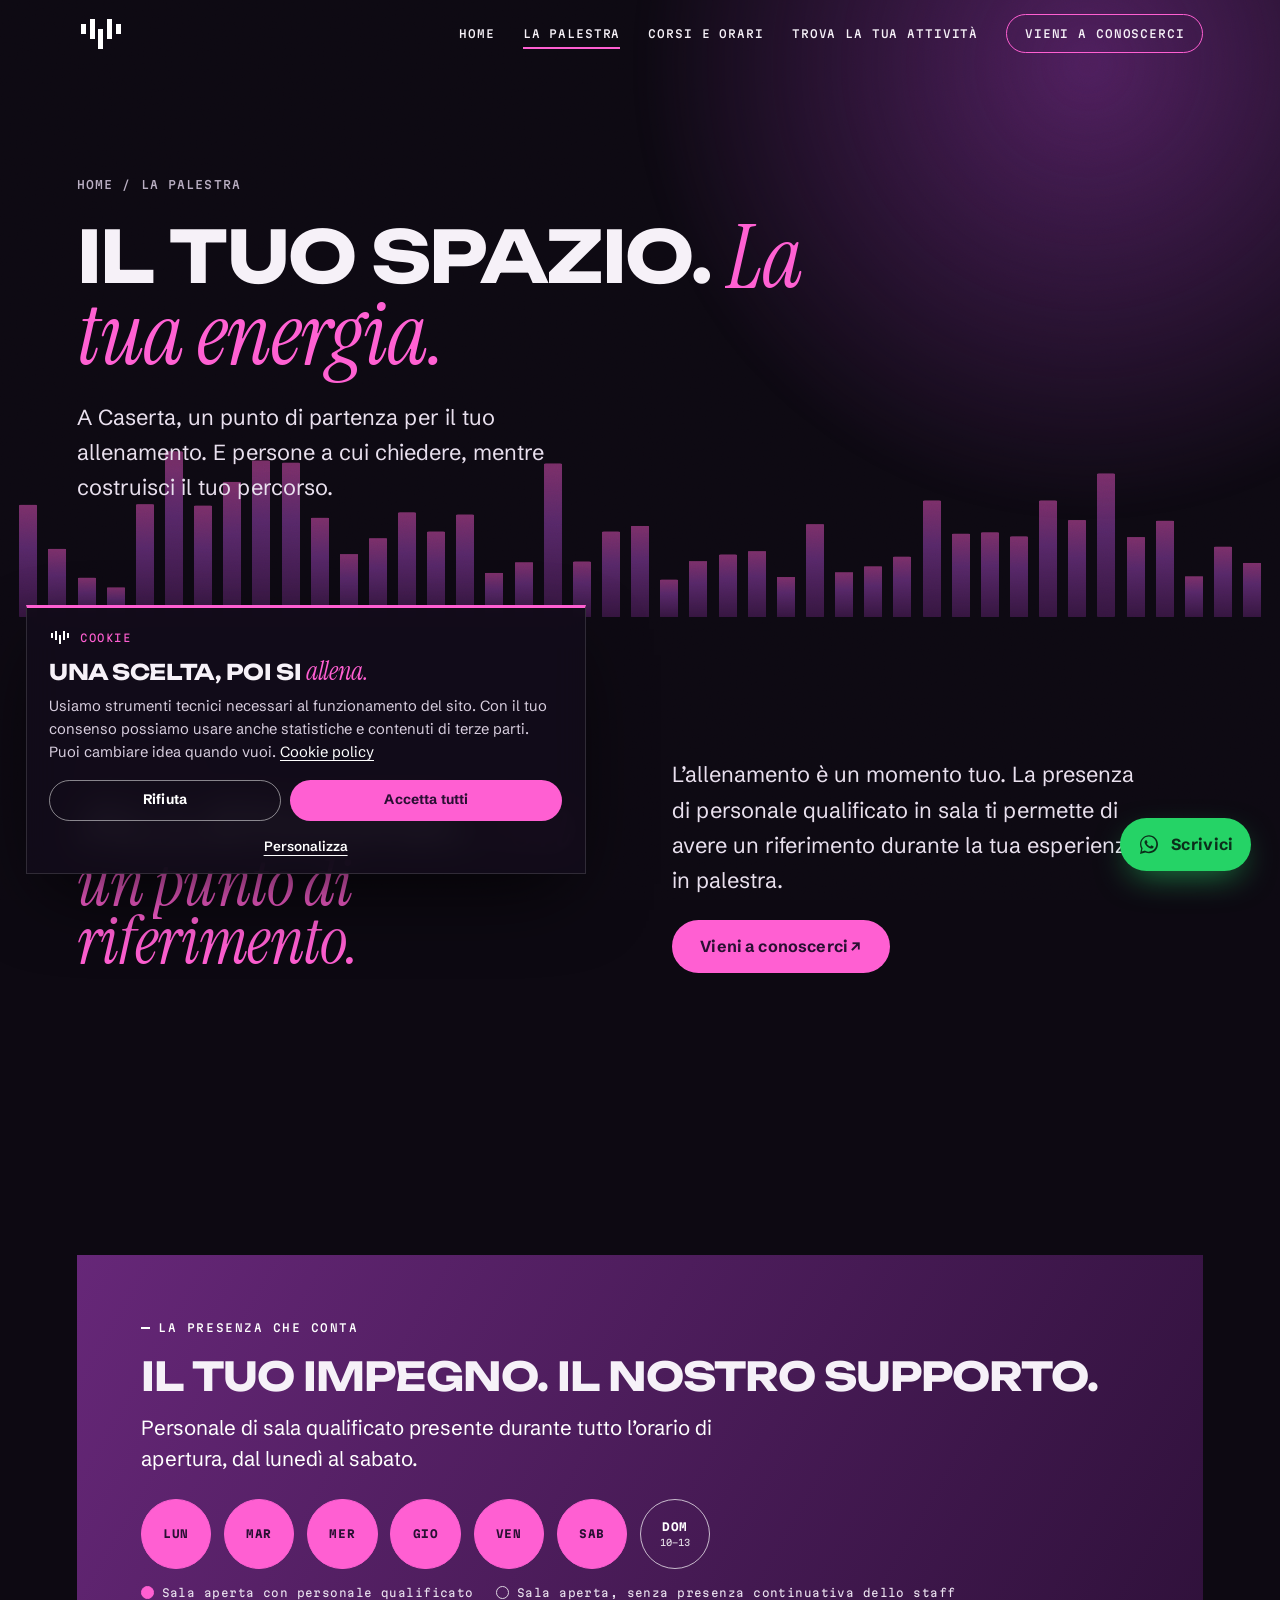
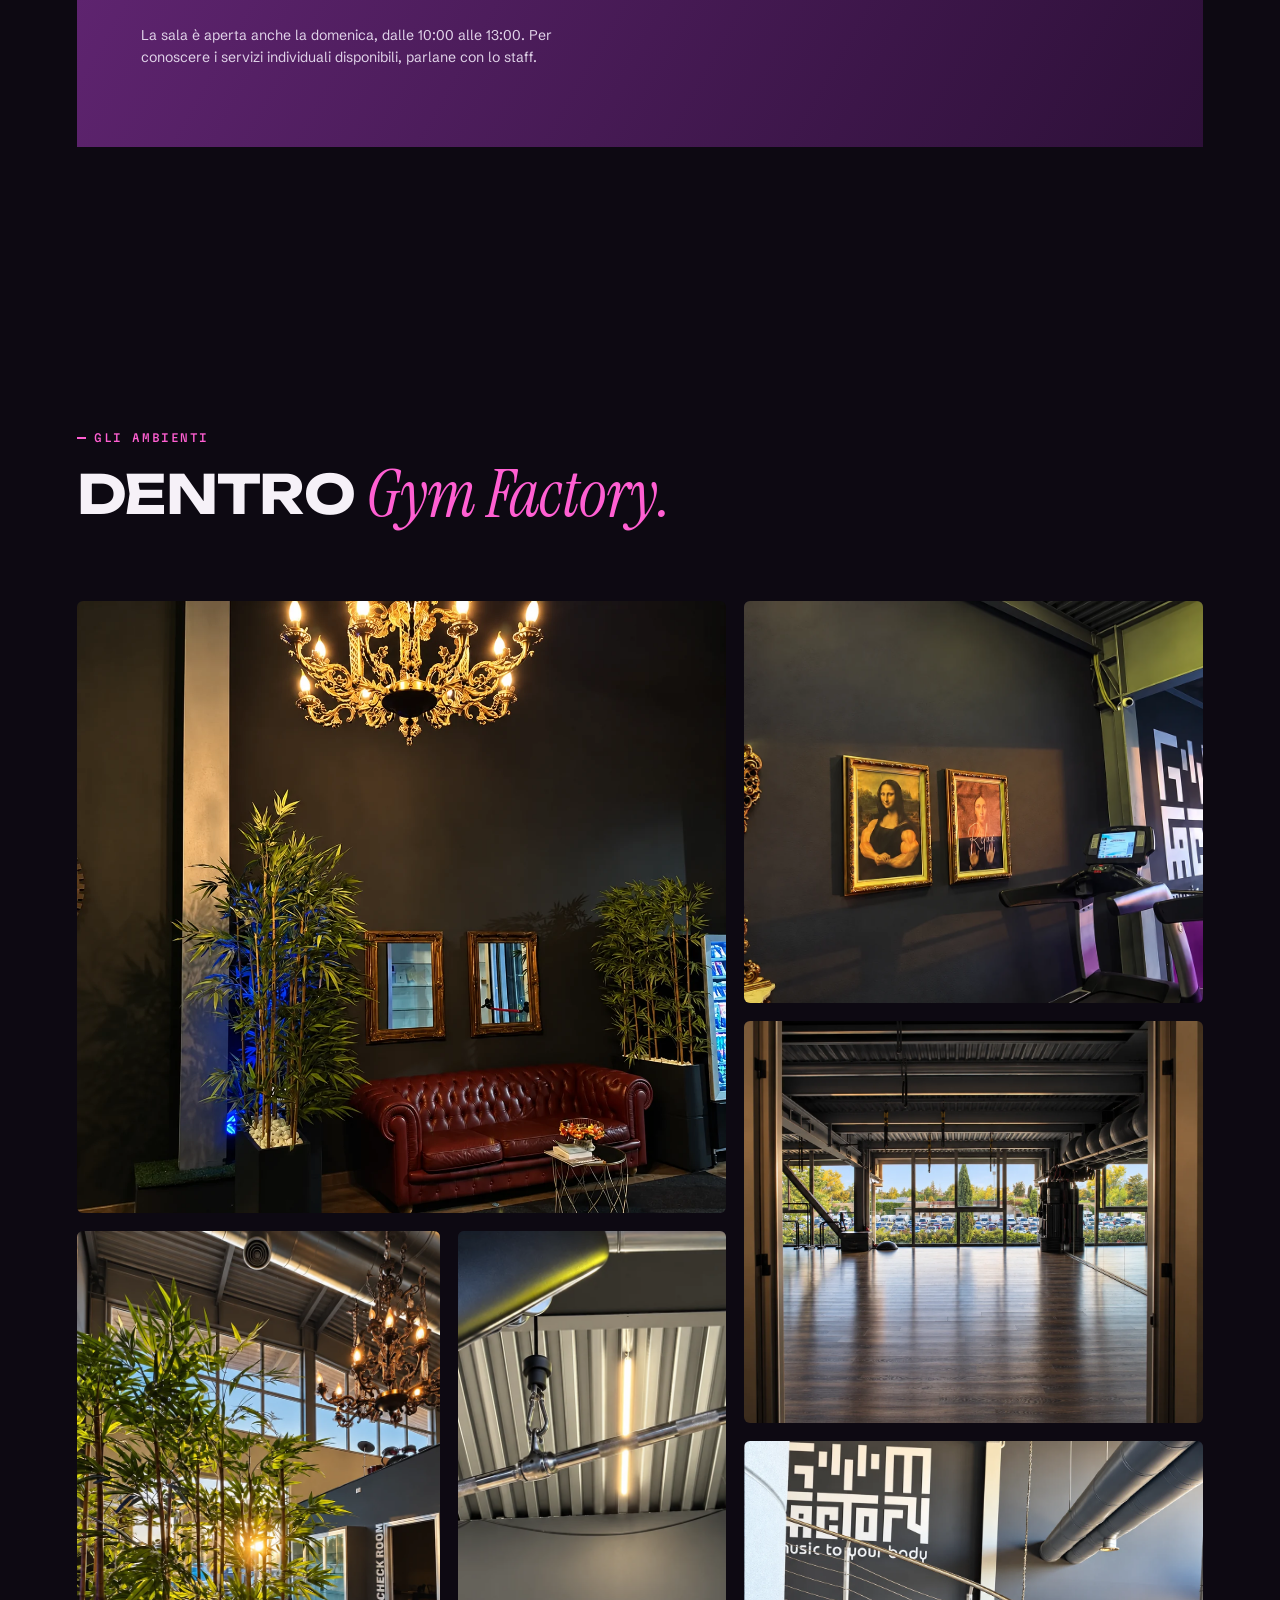
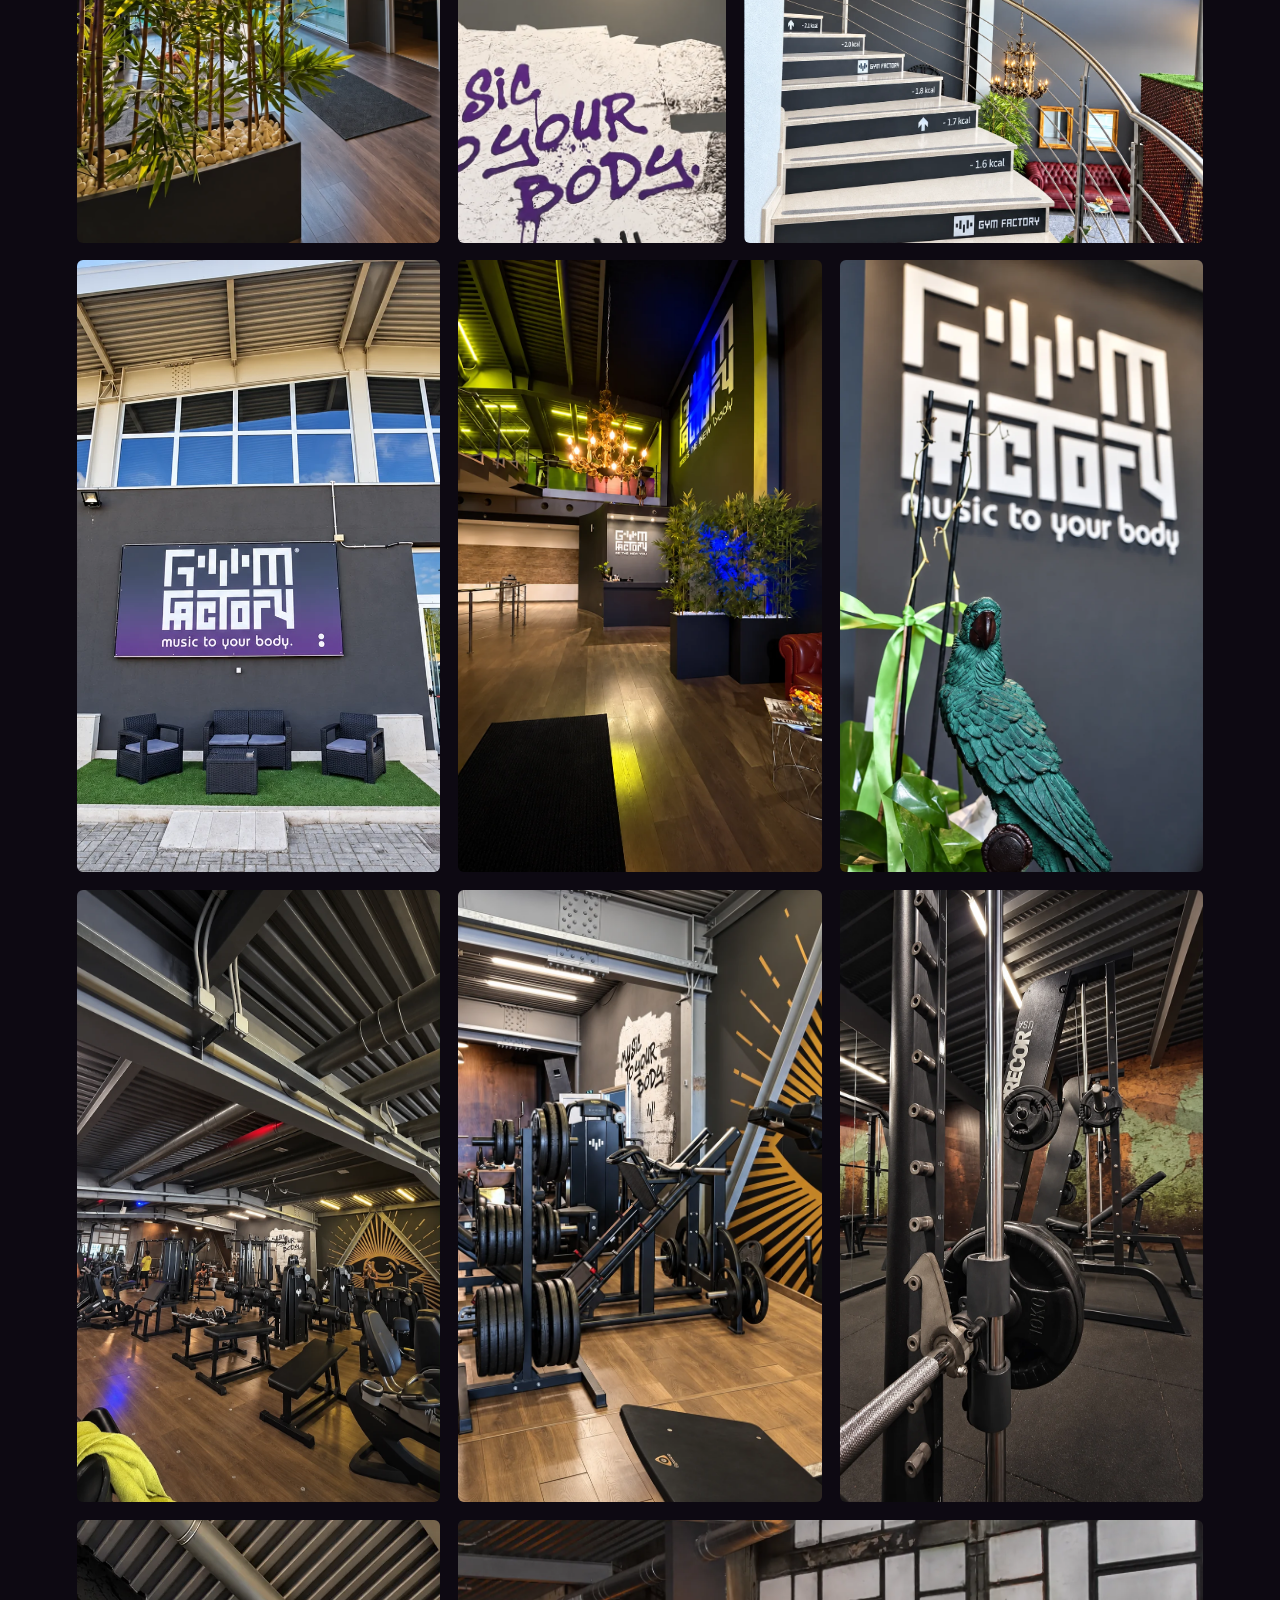
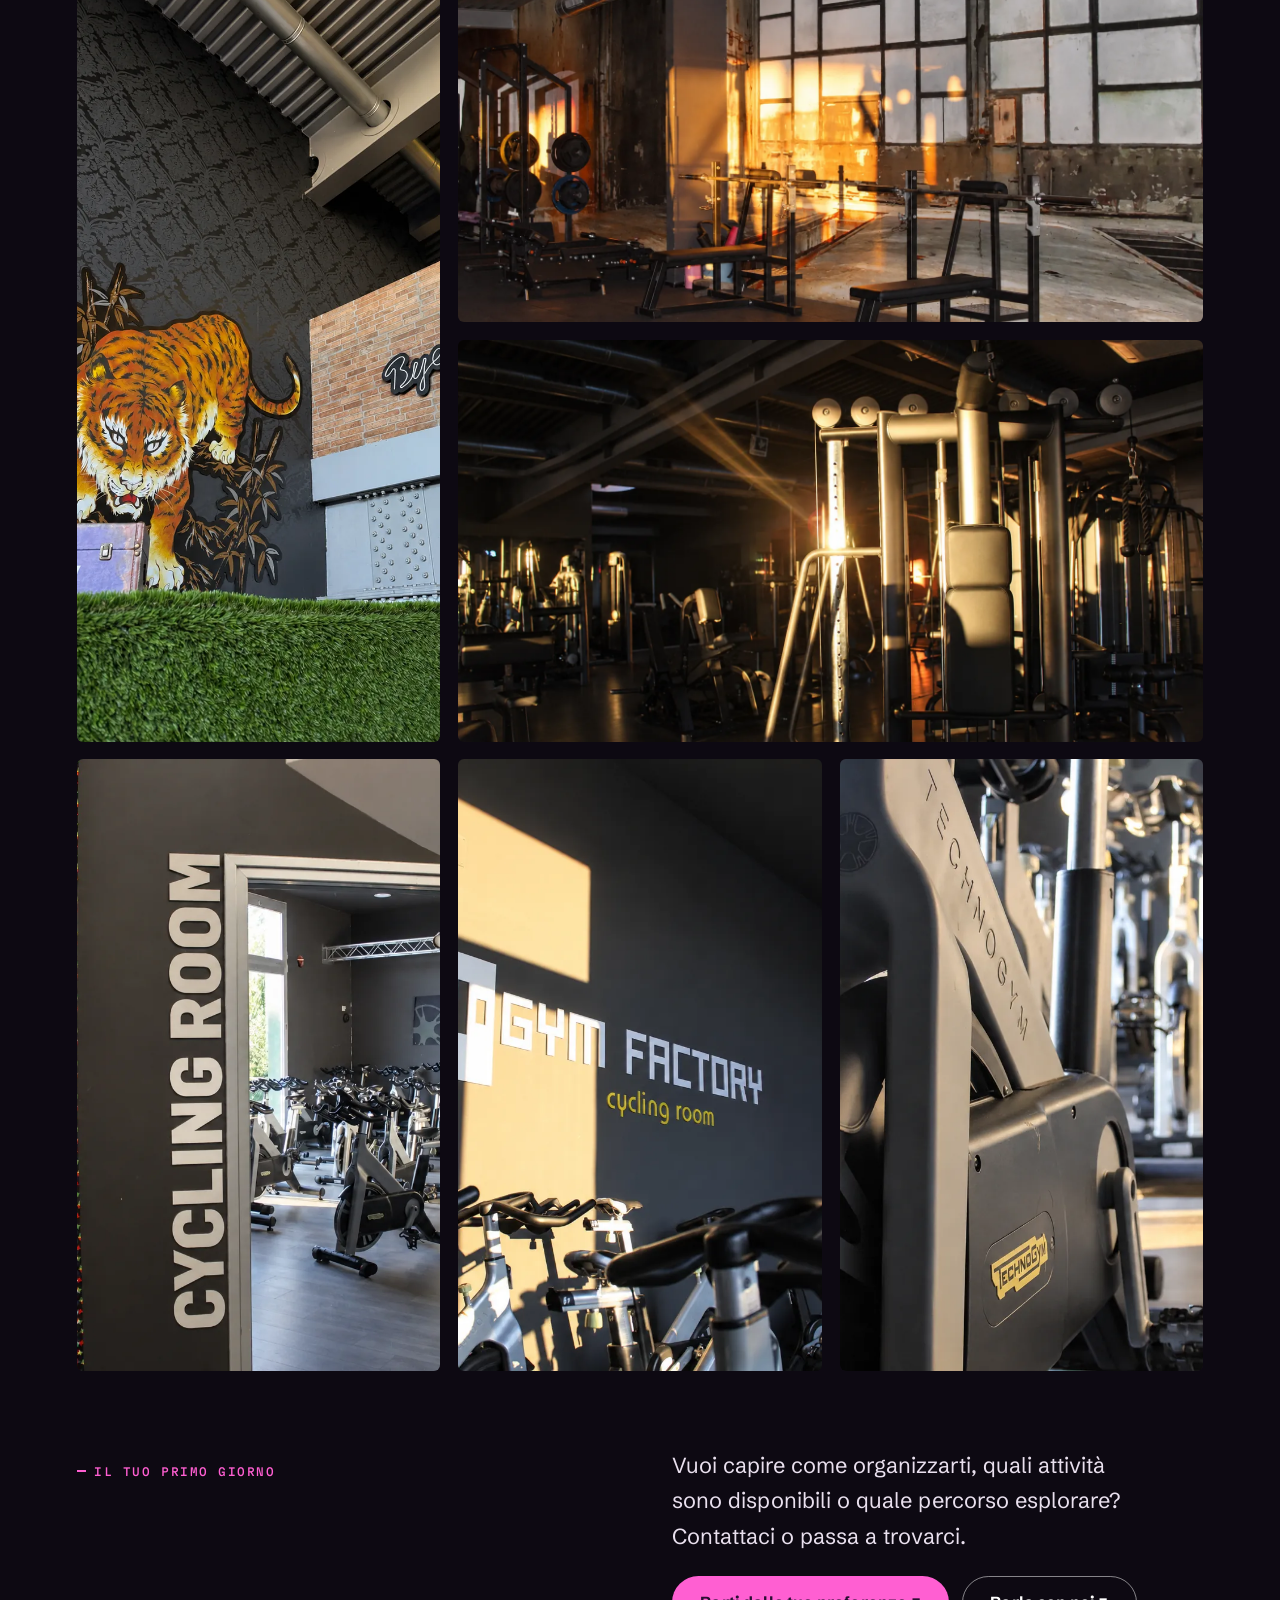
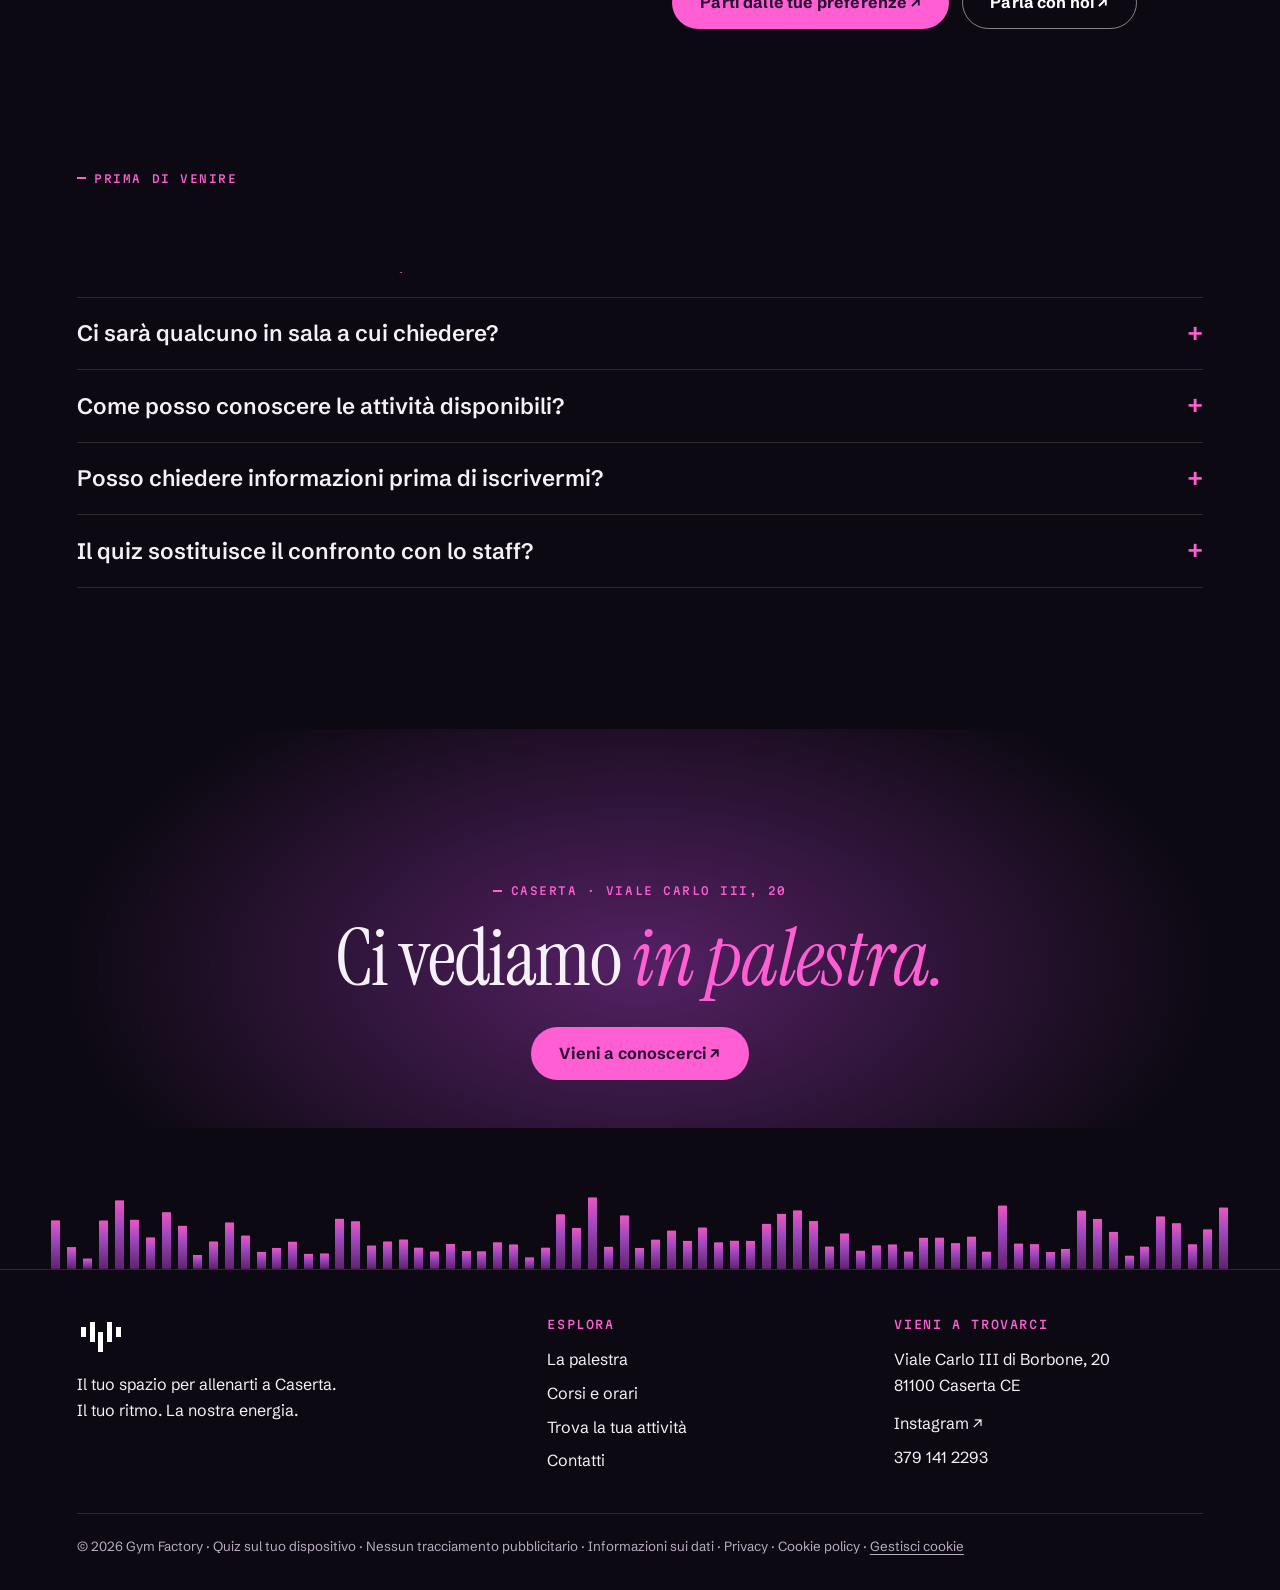
<file: palestra.html>
<!doctype html>
<html lang="it">
<head>
<meta charset="utf-8">
<meta name="viewport" content="width=device-width, initial-scale=1">
<title>La palestra | Gym Factory Caserta</title>
<meta name="description" content="Scopri Gym Factory a Caserta e la presenza del personale di sala qualificato durante tutta l’apertura, dal lunedì al sabato.">
<meta name="theme-color" content="#662778">
<meta property="og:type" content="website">
<meta property="og:site_name" content="Gym Factory">
<meta property="og:locale" content="it_IT">
<meta property="og:title" content="La palestra | Gym Factory Caserta">
<meta property="og:description" content="Scopri Gym Factory a Caserta e la presenza del personale di sala qualificato durante tutta l’apertura, dal lunedì al sabato.">
<meta property="og:image" content="assets/images/brand-original.png">
<meta name="twitter:card" content="summary_large_image">
<link rel="icon" href="favicon-gf.png" type="image/png">
<link rel="preconnect" href="https://fonts.googleapis.com">
<link rel="preconnect" href="https://fonts.gstatic.com" crossorigin>
<link href="https://fonts.googleapis.com/css2?family=Unbounded:wght@500;700;800&family=Schibsted+Grotesk:wght@400;500;600;700&family=Instrument+Serif:ital@0;1&family=Martian+Mono:wght@400;500&display=swap" rel="stylesheet">
<script>document.documentElement.classList.add('gfw-js')</script>
<link rel="stylesheet" href="assets/css/gf.css">
<link rel="stylesheet" href="gym-wow-v14.css">
<style>
/* Nuove foto: righe 13-19 della griglia */
.gfw-bento .b13{grid-column:1/5;grid-row:13/17}
.gfw-bento .b14{grid-column:5/13;grid-row:13/15}
.gfw-bento .b15{grid-column:5/13;grid-row:15/17}
.gfw-bento .b16{grid-column:1/5;grid-row:17/20}
.gfw-bento .b17{grid-column:5/9;grid-row:17/20}
.gfw-bento .b18{grid-column:9/13;grid-row:17/20}
@media (max-width:760px){
  .gfw-bento .b13{grid-column:1/3!important;grid-row:span 2!important}
  .gfw-bento .b16{grid-column:1/3!important}
}
</style>
</head>
<body>
<a class="skip" href="#contenuto">Vai al contenuto</a>
<header class="gf-header">
  <a class="gf-logo" href="index.html" aria-label="Gym Factory, vai alla home"><img src="logo-gf.svg" alt="Gym Factory" height="38" width="49"></a>
  <button class="gf-menu-btn" type="button" aria-expanded="false" aria-controls="gf-nav">Menu</button>
  <nav class="gf-nav" id="gf-nav" aria-label="Principale"><a href="index.html">Home</a><a href="palestra.html" aria-current="page">La palestra</a><a href="corsi.html">Corsi e orari</a><a href="quiz.html">Trova la tua attività</a><a href="contatti.html" class="gf-nav__cta">Vieni a conoscerci</a></nav>
</header>
<main id="contenuto">
<section class="page-hero page-hero--eq">
  <div class="hero__eq" aria-hidden="true"><div class="gfw-eq gfw-eq--hero"></div></div>
  <div class="page-hero__in">
    <p class="gf-crumb"><a href="index.html">Home</a> / La palestra</p>
    <h1>Il tuo spazio. <em>La tua energia.</em></h1>
    <p class="gf-lead">A Caserta, un punto di partenza per il tuo allenamento. E persone a cui chiedere, mentre costruisci il tuo percorso.</p>
  </div>
</section>

<section class="gf-section">
  <div class="gf-two">
    <div><p class="gf-eyebrow">Gym Factory</p><h2>Allenarsi. <em>Con un punto di riferimento.</em></h2></div>
    <div><p class="gf-lead">L’allenamento è un momento tuo. La presenza di personale qualificato in sala ti permette di avere un riferimento durante la tua esperienza in palestra.</p><a class="gf-btn gf-btn--solid" href="contatti.html">Vieni a conoscerci ↗</a></div>
  </div>
</section>

<section class="gf-section">
  <div class="gf-presence">
    <p class="gf-eyebrow" style="color:#fff">La presenza che conta</p>
    <h2>Il tuo impegno. Il nostro supporto.</h2>
    <p class="gfx-staff">Personale di sala qualificato presente durante tutto l’orario di apertura, dal lunedì al sabato.</p>
    <ul class="gfx-week" aria-label="Giorni di apertura della sala">
      <li class="is-staff"><b>Lun</b></li><li class="is-staff"><b>Mar</b></li><li class="is-staff"><b>Mer</b></li><li class="is-staff"><b>Gio</b></li><li class="is-staff"><b>Ven</b></li><li class="is-staff"><b>Sab</b></li><li><b>Dom</b><small>10–13</small></li>
    </ul>
    <p class="gfx-week__legend"><span><i class="s"></i>Sala aperta con personale qualificato</span><span><i></i>Sala aperta, senza presenza continuativa dello staff</span></p>
    <p class="gf-note" style="color:#e0d2e8">La sala è aperta anche la domenica, dalle 10:00 alle 13:00. Per conoscere i servizi individuali disponibili, parlane con lo staff.</p>
  </div>
</section>

<section aria-labelledby="h-dentro">
  <div class="gf-section" style="padding-bottom:0"><p class="gf-eyebrow">Gli ambienti</p><h2 id="h-dentro">Dentro <em>Gym Factory.</em></h2></div>
  <div class="gfw-bento">
  <figure class="b1" data-gfw-zoom><img src="foto-divano.webp" alt="Area d’ingresso con divano chesterfield rosso" loading="lazy"></figure>
  <figure class="b2" data-gfw-zoom><img src="foto-gioconda.webp" alt="La Gioconda muscolosa accanto al tapis roulant" loading="lazy" style="object-position:30% 55%"></figure>
  <figure class="b3" data-gfw-zoom><img src="foto-sala.webp" alt="Sala con parquet e vetrate" loading="lazy"></figure>
  <figure class="b4" data-gfw-zoom><img src="foto-bambu.webp" alt="Bambù e lampadario" loading="lazy"></figure>
  <figure class="b5" data-gfw-zoom><img src="foto-music.webp" alt="Scritta music to your body" loading="lazy" style="object-position:30% 70%"></figure>
  <figure class="b6" data-gfw-zoom><img src="foto-scala.webp" alt="La scala" loading="lazy" style="object-position:40% 60%"></figure>
  <figure class="b7" data-gfw-zoom><img src="foto-ingresso.webp" alt="L’ingresso di Gym Factory con l’insegna e l’area relax esterna" loading="lazy"></figure>
  <figure class="b8" data-gfw-zoom><img src="foto-reception.webp" alt="La reception con l’insegna illuminata di blu" loading="lazy"></figure>
  <figure class="b9" data-gfw-zoom><img src="foto-insegna.webp" alt="L’insegna Gym Factory con lo slogan music to your body e un pappagallo decorativo" loading="lazy"></figure>
  <figure class="b10" data-gfw-zoom><img src="foto-salapesi.webp" alt="La sala pesi con panche, macchinari e il grande murale sulla parete di fondo" loading="lazy"></figure>
  <figure class="b11" data-gfw-zoom><img src="foto-pesi.webp" alt="Rastrelliera con i dischi, macchinari e il murale con occhio e raggi dorati" loading="lazy"></figure>
  <figure class="b12" data-gfw-zoom><img src="foto-multipower.webp" alt="Particolare di un multipower con bilanciere e disco da 10 chili" loading="lazy"></figure>
  <figure class="b13" data-gfw-zoom><img src="foto-tigre.webp" alt="Murale con una tigre tra i bambù su parete nera, accanto a una parete in mattoni con l’insegna Bye Bye e un prato sintetico in primo piano" loading="lazy" style="object-position:25% 70%"></figure>
  <figure class="b14" data-gfw-zoom><img src="foto-pesi-vetrate.webp" alt="Area pesi con panche e rastrelliera dei dischi davanti a grandi vetrate industriali illuminate dal sole al tramonto" loading="lazy"></figure>
  <figure class="b15" data-gfw-zoom><img src="foto-macchinari.webp" alt="Sala macchinari con una multistazione a cavi in primo piano e i raggi del sole che attraversano l’ambiente" loading="lazy"></figure>
  <figure class="b16" data-gfw-zoom><img src="foto-cycling-porta.webp" alt="Ingresso della cycling room con la scritta sulla parete e, oltre la porta, le bici allineate" loading="lazy" style="object-position:50% 50%"></figure>
  <figure class="b17" data-gfw-zoom><img src="foto-cycling-logo.webp" alt="Parete della cycling room con il logo Gym Factory e la scritta cycling room sopra le bici" loading="lazy"></figure>
  <figure class="b18" data-gfw-zoom><img src="foto-cycling-bici.webp" alt="Primo piano di una bici da spinning Technogym, con le altre bici allineate sullo sfondo" loading="lazy" style="object-position:30% 50%"></figure>
</div>
</section>

<section class="gf-section" style="padding-top:0">
  <div class="gf-two">
    <div><p class="gf-eyebrow">Il tuo primo giorno</p><h2>Comincia con <em>una domanda.</em></h2></div>
    <div><p class="gf-lead">Vuoi capire come organizzarti, quali attività sono disponibili o quale percorso esplorare? Contattaci o passa a trovarci.</p><div class="hero__cta" style="animation:none"><a class="gf-btn gf-btn--solid" href="quiz.html">Parti dalle tue preferenze ↗</a><a class="gf-btn gf-btn--ghost" href="contatti.html">Parla con noi ↗</a></div></div>
  </div>
</section>

<section class="gf-section" style="padding-top:0" aria-labelledby="h-faq">
  <p class="gf-eyebrow">Prima di venire</p><h2 id="h-faq">Le cose <em>da sapere.</em></h2>
  <div class="gf-faq"><details><summary>Ci sarà qualcuno in sala a cui chiedere?</summary><p>Sì, il personale di sala qualificato è presente durante tutto l’orario di apertura dal lunedì al sabato. La domenica è esclusa da questa copertura.</p></details><details><summary>Come posso conoscere le attività disponibili?</summary><p>Consulta la pagina <a class="gf-link" href="corsi.html">Corsi e orari</a> per il calendario settimanale. Per modalità di partecipazione e disponibilità, parla con lo staff.</p></details><details><summary>Posso chiedere informazioni prima di iscrivermi?</summary><p>Certo. Trovi i recapiti e le indicazioni per raggiungerci nella pagina <a class="gf-link" href="contatti.html">Contatti</a>.</p></details><details><summary>Il quiz sostituisce il confronto con lo staff?</summary><p>No. Il quiz orienta in base alle tue preferenze; non è una valutazione medica né una prescrizione di allenamento. Lo staff può aiutarti ad approfondire le tue esigenze.</p></details></div>
</section>
</main>
<section class="gf-cta">
  <p class="gf-eyebrow" style="justify-content:center">Caserta · Viale Carlo III, 20</p>
  <h2>Ci vediamo <em>in palestra.</em></h2>
  <a class="gf-btn gf-btn--solid" href="contatti.html">Vieni a conoscerci ↗</a>
</section>
<div class="gfw-eq" aria-hidden="true"></div>
<footer class="gf-footer">
  <div class="gf-footer__in">
    <div>
      <a class="gf-foot-logo" href="index.html"><img src="logo-gf.svg" alt="Gym Factory" height="38" width="49"></a>
      <p style="margin-top:1rem;max-width:30ch">Il tuo spazio per allenarti a Caserta.<br>Il tuo ritmo. La nostra energia.</p>
    </div>
    <div><h3>Esplora</h3><ul><li><a href="palestra.html">La palestra</a></li><li><a href="corsi.html">Corsi e orari</a></li><li><a href="quiz.html">Trova la tua attività</a></li><li><a href="contatti.html">Contatti</a></li></ul></div>
    <div><h3>Vieni a trovarci</h3><address>Viale Carlo III di Borbone, 20<br>81100 Caserta CE</address><ul><li><a href="https://www.instagram.com/gymfactory_ce/" rel="noopener" target="_blank">Instagram ↗</a></li><li><a href="tel:+393791412293">379 141 2293</a></li></ul></div>
  </div>
  <small>© 2026 Gym Factory · Quiz sul tuo dispositivo · Nessun tracciamento pubblicitario · <a href="contatti.html#dati">Informazioni sui dati</a> · <a href="privacy.html">Privacy</a> · <a href="cookie.html">Cookie policy</a> · <button type="button" class="gf-linkbtn" data-cookie-open>Gestisci cookie</button></small>
</footer>
<a class="gfx-wa" href="https://wa.me/393791412293?text=Ciao%2C%20vorrei%20avere%20info%20riguardanti%20la%20palestra" target="_blank" rel="noopener" aria-label="Scrivici su WhatsApp"><svg viewBox="0 0 32 32" width="24" height="24" fill="currentColor" aria-hidden="true"><path d="M16.04 3C9.4 3 4 8.38 4 15.02c0 2.12.56 4.19 1.62 6.01L4 28l7.17-1.88a12 12 0 0 0 4.87 1.03h.01C22.68 27.15 28 21.77 28 15.13 28 8.5 22.68 3 16.04 3Zm0 21.98h-.01a9.9 9.9 0 0 1-5.05-1.38l-.36-.21-4.25 1.12 1.14-4.14-.24-.38a9.9 9.9 0 0 1-1.52-5.27c0-5.5 4.48-9.97 9.99-9.97 5.5 0 9.97 4.47 9.97 9.98 0 5.5-4.47 9.85-9.67 9.85Zm5.47-7.46c-.3-.15-1.77-.87-2.04-.97-.27-.1-.47-.15-.67.15-.2.3-.77.97-.94 1.17-.17.2-.35.22-.65.07-.3-.15-1.26-.46-2.4-1.48-.89-.79-1.49-1.77-1.66-2.07-.17-.3-.02-.46.13-.61.14-.13.3-.35.45-.52.15-.17.2-.3.3-.5.1-.2.05-.37-.02-.52-.07-.15-.67-1.62-.92-2.22-.24-.58-.49-.5-.67-.51h-.57c-.2 0-.52.07-.8.37-.27.3-1.04 1.02-1.04 2.48 0 1.46 1.07 2.88 1.22 3.08.15.2 2.1 3.2 5.08 4.49.71.31 1.26.49 1.69.63.71.23 1.36.2 1.87.12.57-.08 1.77-.72 2.02-1.42.25-.7.25-1.3.17-1.42-.07-.12-.27-.2-.57-.35Z"/></svg><span>Scrivici</span></a>
<script src="gym-wow-v3.js" defer></script>
<script src="gf-cookie.js" defer></script>
<script src="assets/js/gf.js" defer></script>
</body>
</html>
</file>
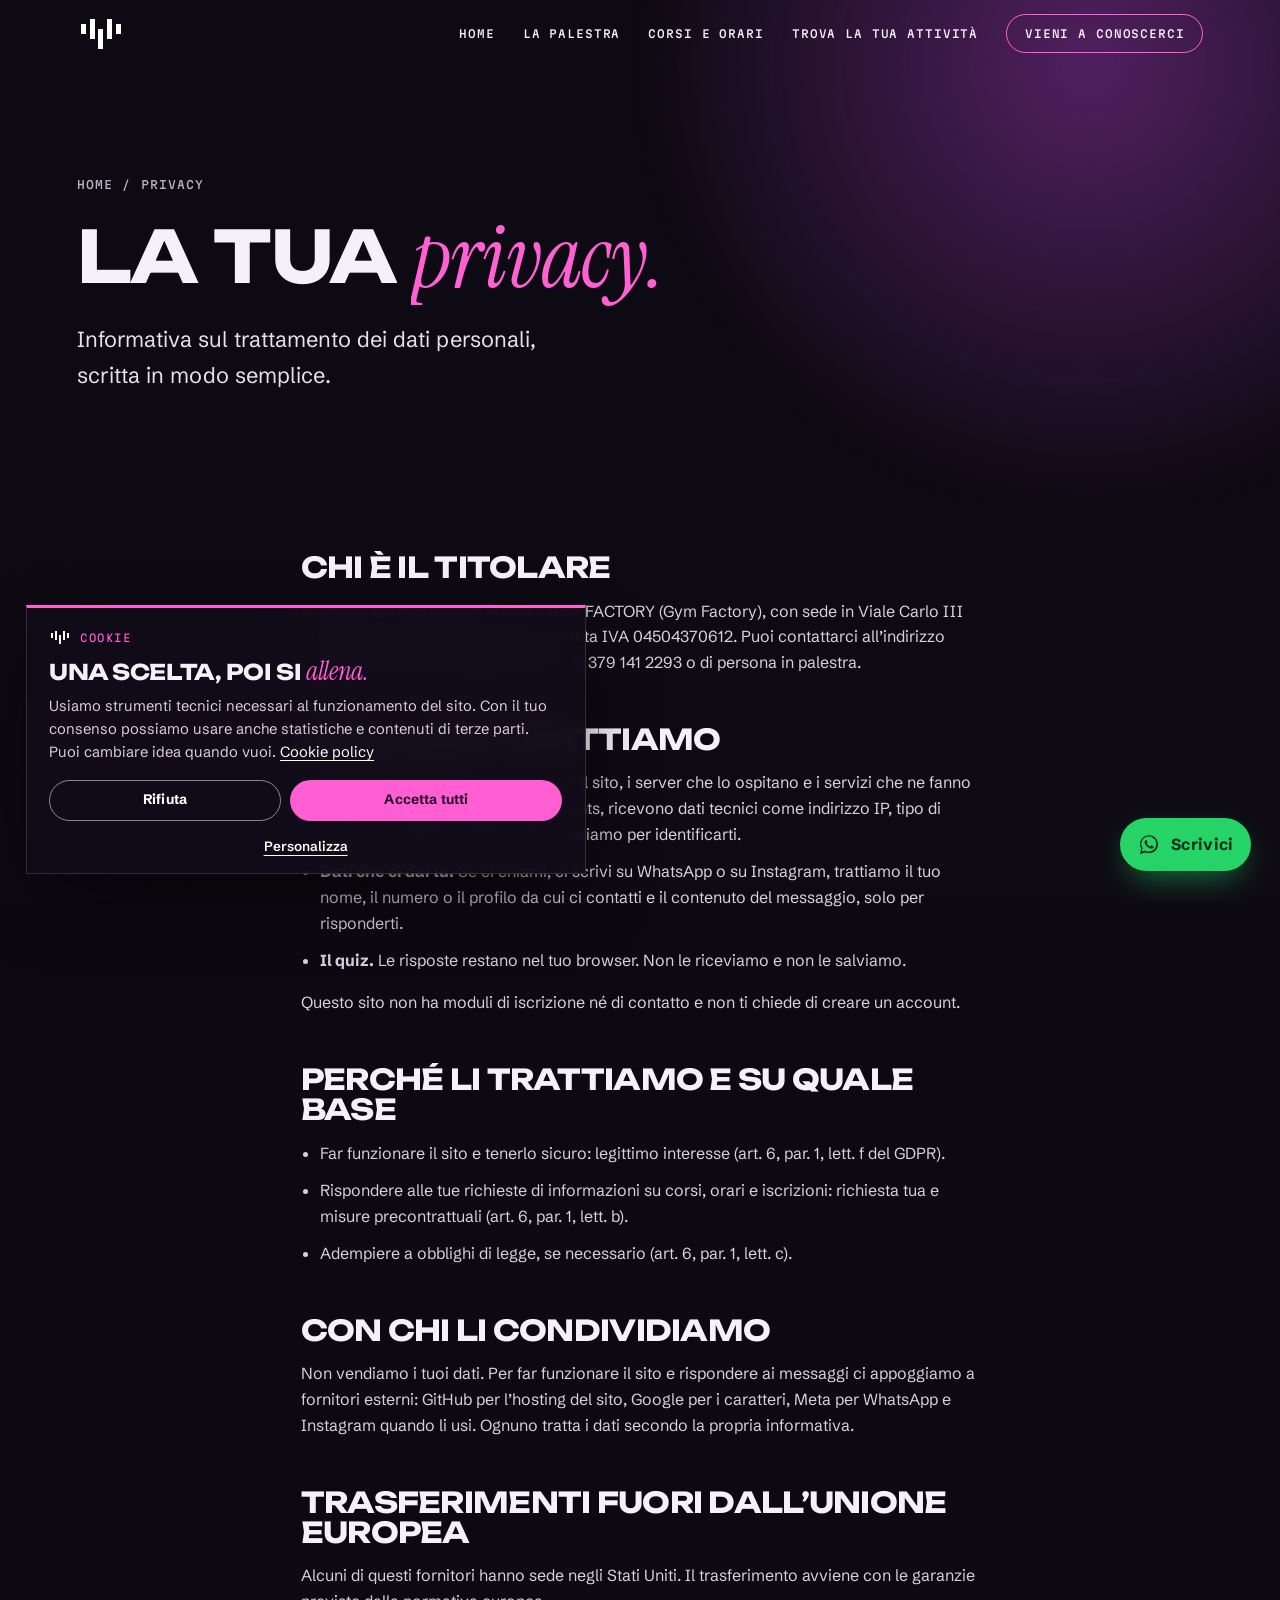
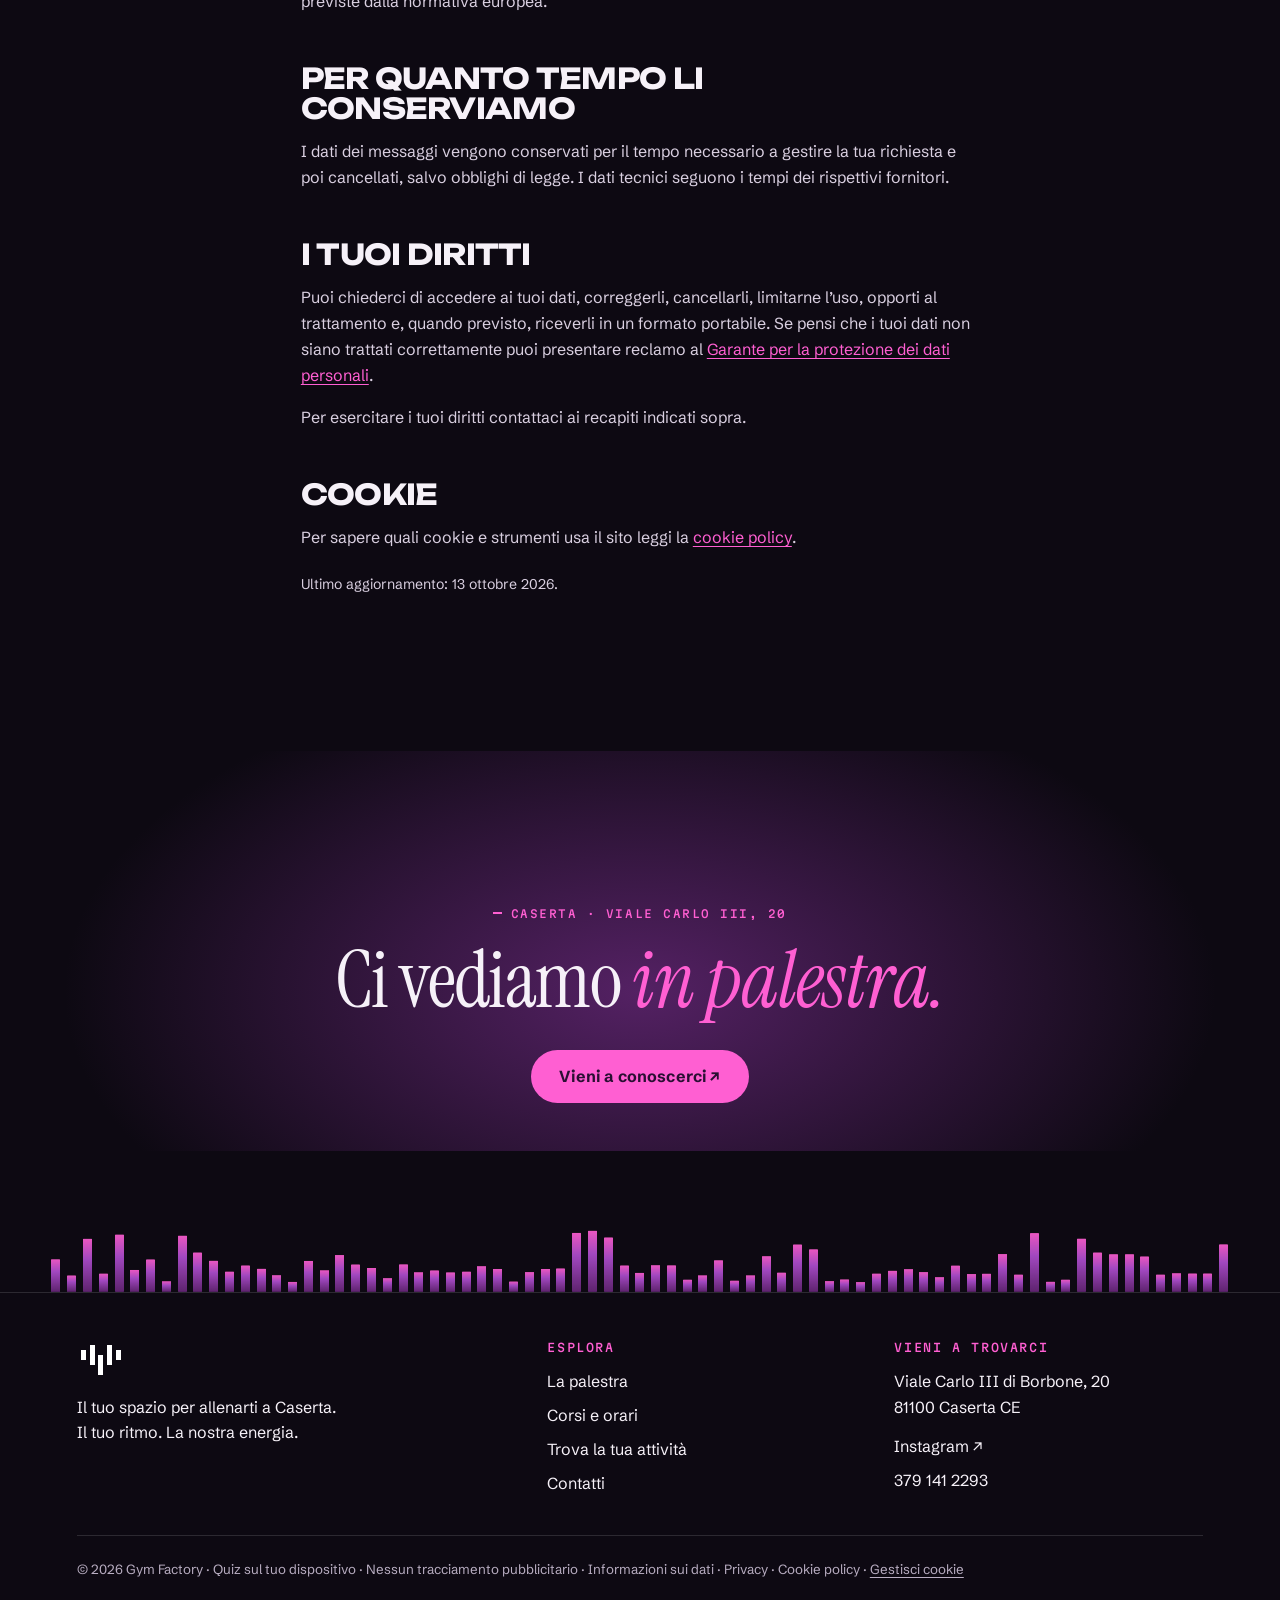
<file: privacy.html>
<!doctype html>
<html lang="it">
<head>
<meta charset="utf-8">
<meta name="viewport" content="width=device-width, initial-scale=1">
<title>Privacy | Gym Factory Caserta</title>
<meta name="description" content="Informativa sul trattamento dei dati personali di Gym Factory: quali dati, perché, per quanto tempo e quali sono i tuoi diritti.">
<meta name="theme-color" content="#662778">
<meta property="og:type" content="website">
<meta property="og:site_name" content="Gym Factory">
<meta property="og:locale" content="it_IT">
<meta property="og:title" content="Privacy | Gym Factory Caserta">
<meta property="og:description" content="Informativa sul trattamento dei dati personali di Gym Factory: quali dati, perché, per quanto tempo e quali sono i tuoi diritti.">
<meta property="og:image" content="assets/images/brand-original.png">
<meta name="twitter:card" content="summary_large_image">
<link rel="icon" href="favicon-gf.png" type="image/png">
<link rel="preconnect" href="https://fonts.googleapis.com">
<link rel="preconnect" href="https://fonts.gstatic.com" crossorigin>
<link href="https://fonts.googleapis.com/css2?family=Unbounded:wght@500;700;800&family=Schibsted+Grotesk:wght@400;500;600;700&family=Instrument+Serif:ital@0;1&family=Martian+Mono:wght@400;500&display=swap" rel="stylesheet">
<script>document.documentElement.classList.add('gfw-js')</script>
<link rel="stylesheet" href="assets/css/gf.css">
<link rel="stylesheet" href="gym-wow-v14.css">
</head>
<body>
<a class="skip" href="#contenuto">Vai al contenuto</a>
<header class="gf-header">
  <a class="gf-logo" href="index.html" aria-label="Gym Factory, vai alla home"><img src="logo-gf.svg" alt="Gym Factory" height="38" width="49"></a>
  <button class="gf-menu-btn" type="button" aria-expanded="false" aria-controls="gf-nav">Menu</button>
  <nav class="gf-nav" id="gf-nav" aria-label="Principale"><a href="index.html">Home</a><a href="palestra.html">La palestra</a><a href="corsi.html">Corsi e orari</a><a href="quiz.html">Trova la tua attività</a><a href="contatti.html" class="gf-nav__cta">Vieni a conoscerci</a></nav>
</header>
<main id="contenuto">
<section class="page-hero"><div class="page-hero__in">
  <p class="gf-crumb"><a href="index.html">Home</a> / Privacy</p>
  <h1>La tua <em>privacy.</em></h1>
  <p class="gf-lead">Informativa sul trattamento dei dati personali, scritta in modo semplice.</p>
</div></section>

<section class="gf-section gfx-doc" style="padding-top:0">
  <h2>Chi è il titolare</h2>
  <p>Il titolare del trattamento è A.S.D. GYM FACTORY (Gym Factory), con sede in Viale Carlo III di Borbone, 20, 81100 Caserta CE, partita IVA 04504370612. Puoi contattarci all’indirizzo email <a href="mailto:gym.factory2020@gmail.com">gym.factory2020@gmail.com</a>, al 379 141 2293 o di persona in palestra.</p>

  <h2>Quali dati trattiamo</h2>
  <ul>
    <li><b>Dati di navigazione.</b> Quando visiti il sito, i server che lo ospitano e i servizi che ne fanno parte, come i caratteri di Google Fonts, ricevono dati tecnici come indirizzo IP, tipo di browser e pagine richieste. Non li usiamo per identificarti.</li>
    <li><b>Dati che ci dai tu.</b> Se ci chiami, ci scrivi su WhatsApp o su Instagram, trattiamo il tuo nome, il numero o il profilo da cui ci contatti e il contenuto del messaggio, solo per risponderti.</li>
    <li><b>Il quiz.</b> Le risposte restano nel tuo browser. Non le riceviamo e non le salviamo.</li>
  </ul>
  <p>Questo sito non ha moduli di iscrizione né di contatto e non ti chiede di creare un account.</p>

  <h2>Perché li trattiamo e su quale base</h2>
  <ul>
    <li>Far funzionare il sito e tenerlo sicuro: legittimo interesse (art. 6, par. 1, lett. f del GDPR).</li>
    <li>Rispondere alle tue richieste di informazioni su corsi, orari e iscrizioni: richiesta tua e misure precontrattuali (art. 6, par. 1, lett. b).</li>
    <li>Adempiere a obblighi di legge, se necessario (art. 6, par. 1, lett. c).</li>
  </ul>

  <h2>Con chi li condividiamo</h2>
  <p>Non vendiamo i tuoi dati. Per far funzionare il sito e rispondere ai messaggi ci appoggiamo a fornitori esterni: GitHub per l’hosting del sito, Google per i caratteri, Meta per WhatsApp e Instagram quando li usi. Ognuno tratta i dati secondo la propria informativa.</p>

  <h2>Trasferimenti fuori dall’Unione Europea</h2>
  <p>Alcuni di questi fornitori hanno sede negli Stati Uniti. Il trasferimento avviene con le garanzie previste dalla normativa europea.</p>

  <h2>Per quanto tempo li conserviamo</h2>
  <p>I dati dei messaggi vengono conservati per il tempo necessario a gestire la tua richiesta e poi cancellati, salvo obblighi di legge. I dati tecnici seguono i tempi dei rispettivi fornitori.</p>

  <h2>I tuoi diritti</h2>
  <p>Puoi chiederci di accedere ai tuoi dati, correggerli, cancellarli, limitarne l’uso, opporti al trattamento e, quando previsto, riceverli in un formato portabile. Se pensi che i tuoi dati non siano trattati correttamente puoi presentare reclamo al <a href="https://www.garanteprivacy.it" rel="noopener" target="_blank">Garante per la protezione dei dati personali</a>.</p>
  <p>Per esercitare i tuoi diritti contattaci ai recapiti indicati sopra.</p>

  <h2>Cookie</h2>
  <p>Per sapere quali cookie e strumenti usa il sito leggi la <a href="cookie.html">cookie policy</a>.</p>
  <p class="gf-note">Ultimo aggiornamento: 13 ottobre 2026.</p>
</section>
</main>
<section class="gf-cta">
  <p class="gf-eyebrow" style="justify-content:center">Caserta · Viale Carlo III, 20</p>
  <h2>Ci vediamo <em>in palestra.</em></h2>
  <a class="gf-btn gf-btn--solid" href="contatti.html">Vieni a conoscerci ↗</a>
</section>
<footer class="gf-footer">
  <div class="gf-footer__in">
    <div>
      <a class="gf-foot-logo" href="index.html"><img src="logo-gf.svg" alt="Gym Factory" height="38" width="49"></a>
      <p style="margin-top:1rem;max-width:30ch">Il tuo spazio per allenarti a Caserta.<br>Il tuo ritmo. La nostra energia.</p>
    </div>
    <div><h3>Esplora</h3><ul><li><a href="palestra.html">La palestra</a></li><li><a href="corsi.html">Corsi e orari</a></li><li><a href="quiz.html">Trova la tua attività</a></li><li><a href="contatti.html">Contatti</a></li></ul></div>
    <div><h3>Vieni a trovarci</h3><address>Viale Carlo III di Borbone, 20<br>81100 Caserta CE</address><ul><li><a href="https://www.instagram.com/gymfactory_ce/" rel="noopener" target="_blank">Instagram ↗</a></li><li><a href="tel:+393791412293">379 141 2293</a></li></ul></div>
  </div>
  <small>© 2026 Gym Factory · Quiz sul tuo dispositivo · Nessun tracciamento pubblicitario · <a href="contatti.html#dati">Informazioni sui dati</a> · <a href="privacy.html">Privacy</a> · <a href="cookie.html">Cookie policy</a> · <button type="button" class="gf-linkbtn" data-cookie-open>Gestisci cookie</button></small>
</footer>
<a class="gfx-wa" href="https://wa.me/393791412293?text=Ciao%2C%20vorrei%20avere%20info%20riguardanti%20la%20palestra" target="_blank" rel="noopener" aria-label="Scrivici su WhatsApp"><svg viewBox="0 0 32 32" width="24" height="24" fill="currentColor" aria-hidden="true"><path d="M16.04 3C9.4 3 4 8.38 4 15.02c0 2.12.56 4.19 1.62 6.01L4 28l7.17-1.88a12 12 0 0 0 4.87 1.03h.01C22.68 27.15 28 21.77 28 15.13 28 8.5 22.68 3 16.04 3Zm0 21.98h-.01a9.9 9.9 0 0 1-5.05-1.38l-.36-.21-4.25 1.12 1.14-4.14-.24-.38a9.9 9.9 0 0 1-1.52-5.27c0-5.5 4.48-9.97 9.99-9.97 5.5 0 9.97 4.47 9.97 9.98 0 5.5-4.47 9.85-9.67 9.85Zm5.47-7.46c-.3-.15-1.77-.87-2.04-.97-.27-.1-.47-.15-.67.15-.2.3-.77.97-.94 1.17-.17.2-.35.22-.65.07-.3-.15-1.26-.46-2.4-1.48-.89-.79-1.49-1.77-1.66-2.07-.17-.3-.02-.46.13-.61.14-.13.3-.35.45-.52.15-.17.2-.3.3-.5.1-.2.05-.37-.02-.52-.07-.15-.67-1.62-.92-2.22-.24-.58-.49-.5-.67-.51h-.57c-.2 0-.52.07-.8.37-.27.3-1.04 1.02-1.04 2.48 0 1.46 1.07 2.88 1.22 3.08.15.2 2.1 3.2 5.08 4.49.71.31 1.26.49 1.69.63.71.23 1.36.2 1.87.12.57-.08 1.77-.72 2.02-1.42.25-.7.25-1.3.17-1.42-.07-.12-.27-.2-.57-.35Z"/></svg><span>Scrivici</span></a>
<script src="gym-wow-v3.js" defer></script>
<script src="gf-cookie.js" defer></script>
<script src="assets/js/gf.js" defer></script>
</body>
</html>
</file>
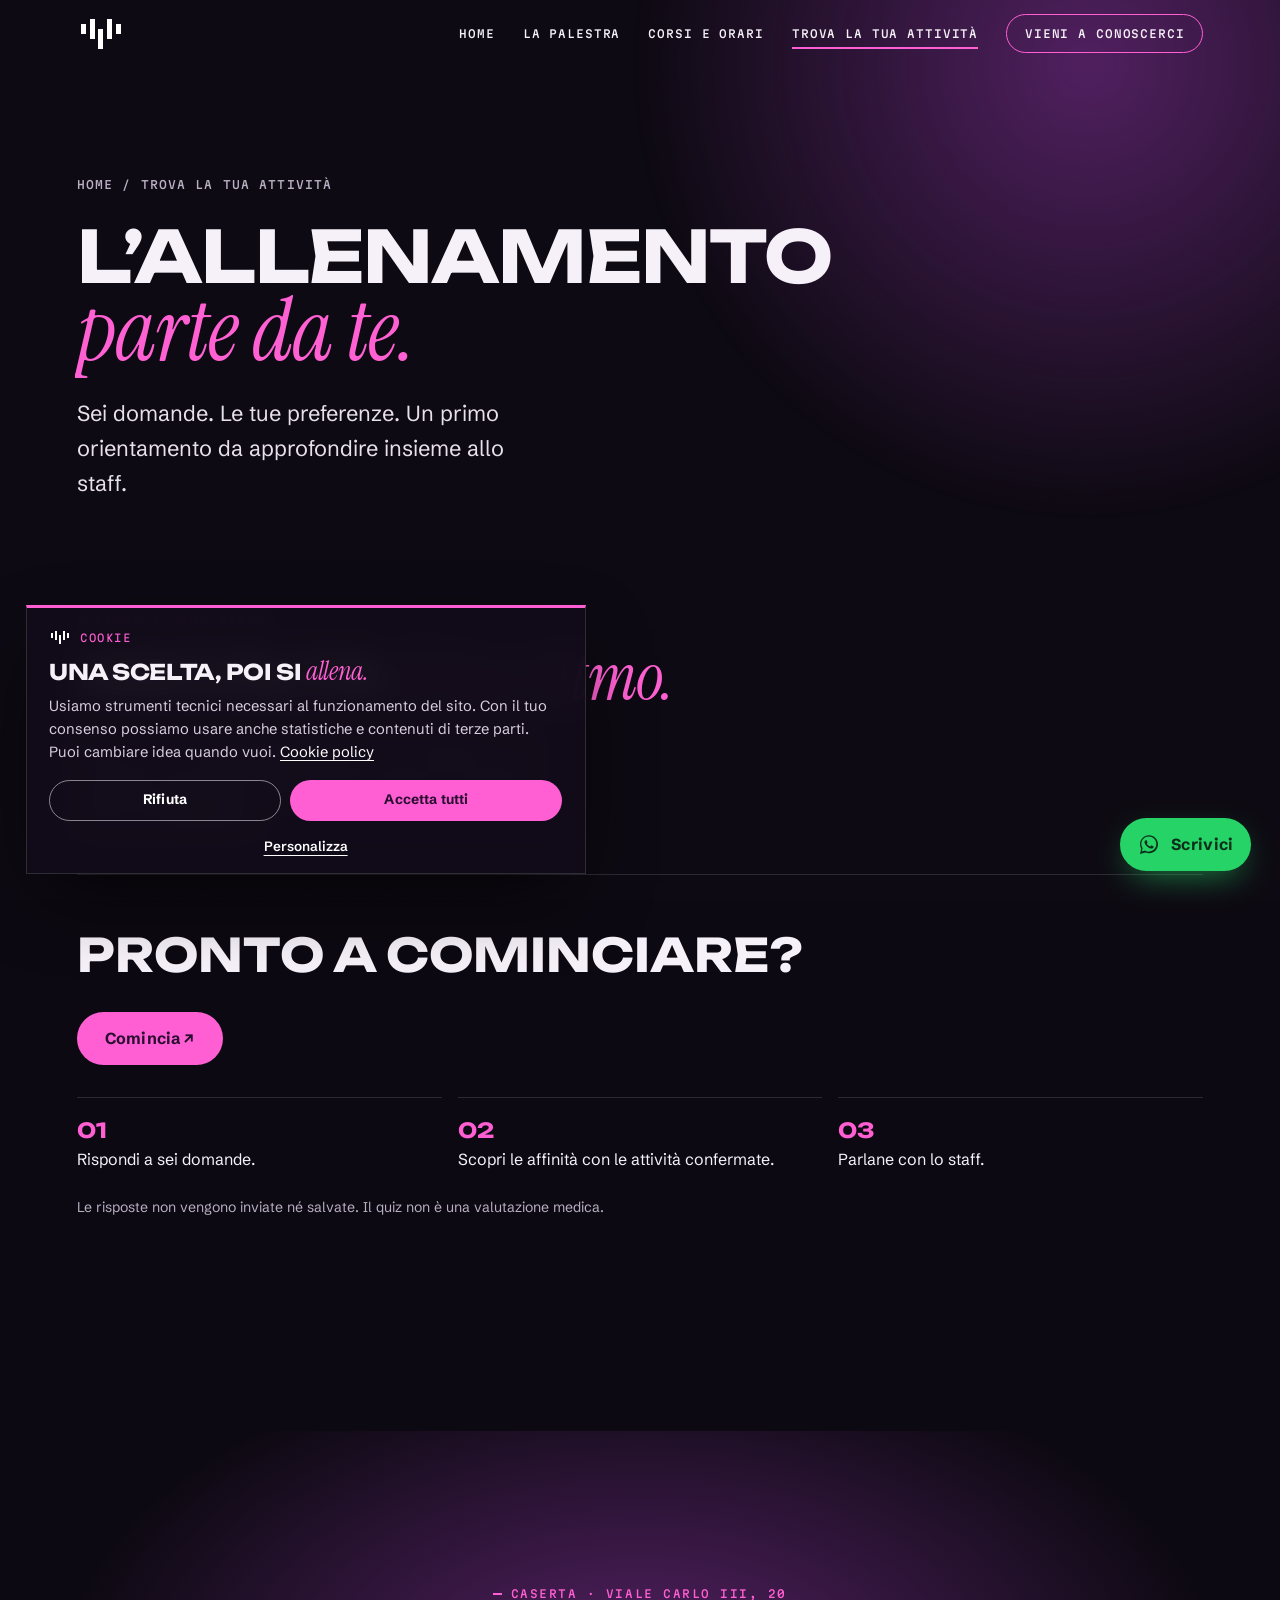
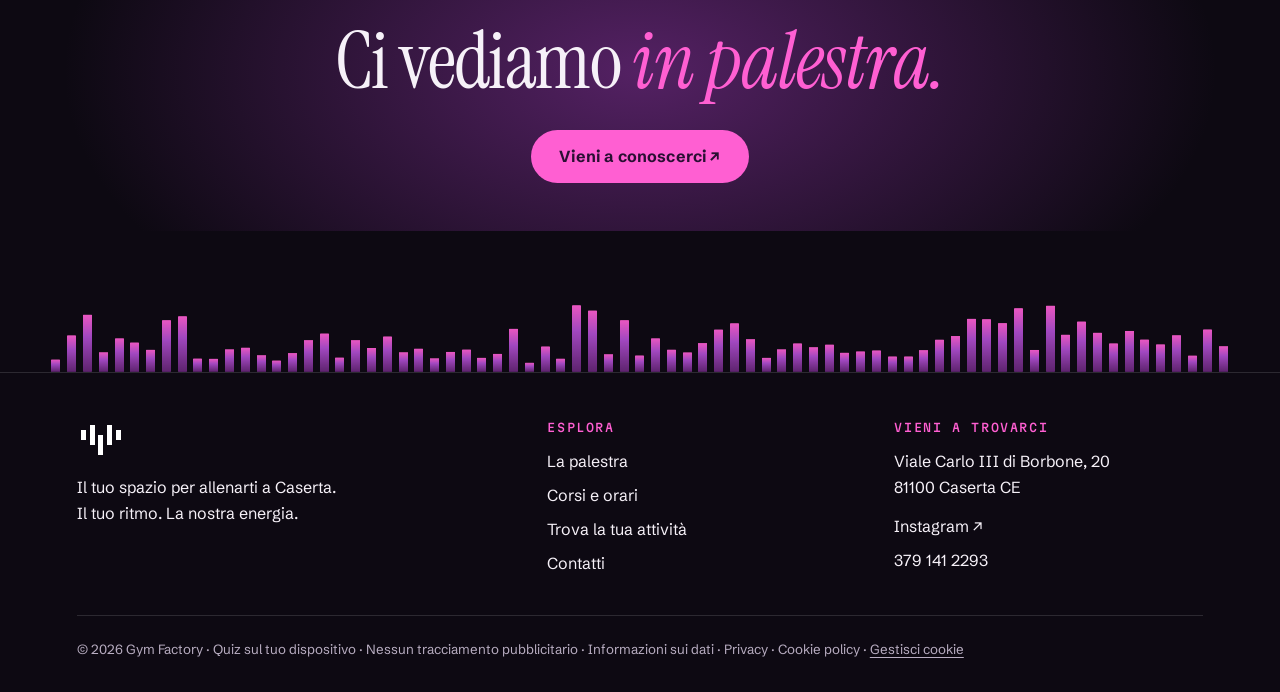
<file: quiz.html>
<!doctype html>
<html lang="it">
<head>
<meta charset="utf-8">
<meta name="viewport" content="width=device-width, initial-scale=1">
<title>Trova la tua attività | Gym Factory Caserta</title>
<meta name="description" content="Sei domande per orientarti tra le attività confermate di Gym Factory. Senza registrazione e senza inviare le tue risposte.">
<meta name="theme-color" content="#662778">
<meta property="og:type" content="website">
<meta property="og:site_name" content="Gym Factory">
<meta property="og:locale" content="it_IT">
<meta property="og:title" content="Trova la tua attività | Gym Factory Caserta">
<meta property="og:description" content="Sei domande per orientarti tra le attività confermate di Gym Factory. Senza registrazione e senza inviare le tue risposte.">
<meta property="og:image" content="assets/images/brand-original.png">
<meta name="twitter:card" content="summary_large_image">
<link rel="icon" href="favicon-gf.png" type="image/png">
<link rel="preconnect" href="https://fonts.googleapis.com">
<link rel="preconnect" href="https://fonts.gstatic.com" crossorigin>
<link href="https://fonts.googleapis.com/css2?family=Unbounded:wght@500;700;800&family=Schibsted+Grotesk:wght@400;500;600;700&family=Instrument+Serif:ital@0;1&family=Martian+Mono:wght@400;500&display=swap" rel="stylesheet">
<script>document.documentElement.classList.add('gfw-js')</script>
<link rel="stylesheet" href="assets/css/gf.css">
<link rel="stylesheet" href="gym-wow-v14.css">
</head>
<body>
<a class="skip" href="#contenuto">Vai al contenuto</a>
<header class="gf-header">
  <a class="gf-logo" href="index.html" aria-label="Gym Factory, vai alla home"><img src="logo-gf.svg" alt="Gym Factory" height="38" width="49"></a>
  <button class="gf-menu-btn" type="button" aria-expanded="false" aria-controls="gf-nav">Menu</button>
  <nav class="gf-nav" id="gf-nav" aria-label="Principale"><a href="index.html">Home</a><a href="palestra.html">La palestra</a><a href="corsi.html">Corsi e orari</a><a href="quiz.html" aria-current="page">Trova la tua attività</a><a href="contatti.html" class="gf-nav__cta">Vieni a conoscerci</a></nav>
</header>
<main id="contenuto">
<section class="page-hero"><div class="page-hero__in">
  <p class="gf-crumb"><a href="index.html">Home</a> / Trova la tua attività</p>
  <h1>L’allenamento <em>parte da te.</em></h1>
  <p class="gf-lead">Sei domande. Le tue preferenze. Un primo orientamento da approfondire insieme allo staff.</p>
</div></section>

<section class="gf-section" style="padding-top:0" aria-labelledby="h-quiz">
  <p class="gf-eyebrow">Trova il tuo match</p>
  <h2 id="h-quiz">Ascolta <em>il tuo ritmo.</em></h2>
  <p class="gf-lead" style="margin:1.4rem 0 2.4rem">Non c’è una risposta giusta. C’è il modo in cui ti piace muoverti, quello che cerchi e il tempo che vuoi dedicarti.</p>
  <div class="gf-quiz" id="quiz">
    <div class="gf-quiz__bar" hidden><i></i></div>
    <div id="quiz-stage" aria-live="polite">
      <p class="gf-qtext">Pronto a cominciare?</p>
      <noscript><p>Abilita JavaScript per rispondere al quiz, oppure parla direttamente con il nostro staff.</p><a class="gf-btn gf-btn--solid" href="contatti.html">Chiedi allo staff ↗</a></noscript>
      <button class="gf-btn gf-btn--solid" id="quiz-start" type="button">Comincia ↗</button>
      <ul class="gf-steps">
        <li><b>01</b>Rispondi a sei domande.</li>
        <li><b>02</b>Scopri le affinità con le attività confermate.</li>
        <li><b>03</b>Parlane con lo staff.</li>
      </ul>
      <p class="gf-note">Le risposte non vengono inviate né salvate. Il quiz non è una valutazione medica.</p>
    </div>
  </div>
</section>
</main>
<section class="gf-cta">
  <p class="gf-eyebrow" style="justify-content:center">Caserta · Viale Carlo III, 20</p>
  <h2>Ci vediamo <em>in palestra.</em></h2>
  <a class="gf-btn gf-btn--solid" href="contatti.html">Vieni a conoscerci ↗</a>
</section>
<footer class="gf-footer">
  <div class="gf-footer__in">
    <div>
      <a class="gf-foot-logo" href="index.html"><img src="logo-gf.svg" alt="Gym Factory" height="38" width="49"></a>
      <p style="margin-top:1rem;max-width:30ch">Il tuo spazio per allenarti a Caserta.<br>Il tuo ritmo. La nostra energia.</p>
    </div>
    <div><h3>Esplora</h3><ul><li><a href="palestra.html">La palestra</a></li><li><a href="corsi.html">Corsi e orari</a></li><li><a href="quiz.html">Trova la tua attività</a></li><li><a href="contatti.html">Contatti</a></li></ul></div>
    <div><h3>Vieni a trovarci</h3><address>Viale Carlo III di Borbone, 20<br>81100 Caserta CE</address><ul><li><a href="https://www.instagram.com/gymfactory_ce/" rel="noopener" target="_blank">Instagram ↗</a></li><li><a href="tel:+393791412293">379 141 2293</a></li></ul></div>
  </div>
  <small>© 2026 Gym Factory · Quiz sul tuo dispositivo · Nessun tracciamento pubblicitario · <a href="contatti.html#dati">Informazioni sui dati</a> · <a href="privacy.html">Privacy</a> · <a href="cookie.html">Cookie policy</a> · <button type="button" class="gf-linkbtn" data-cookie-open>Gestisci cookie</button></small>
</footer>
<a class="gfx-wa" href="https://wa.me/393791412293?text=Ciao%2C%20vorrei%20avere%20info%20riguardanti%20la%20palestra" target="_blank" rel="noopener" aria-label="Scrivici su WhatsApp"><svg viewBox="0 0 32 32" width="24" height="24" fill="currentColor" aria-hidden="true"><path d="M16.04 3C9.4 3 4 8.38 4 15.02c0 2.12.56 4.19 1.62 6.01L4 28l7.17-1.88a12 12 0 0 0 4.87 1.03h.01C22.68 27.15 28 21.77 28 15.13 28 8.5 22.68 3 16.04 3Zm0 21.98h-.01a9.9 9.9 0 0 1-5.05-1.38l-.36-.21-4.25 1.12 1.14-4.14-.24-.38a9.9 9.9 0 0 1-1.52-5.27c0-5.5 4.48-9.97 9.99-9.97 5.5 0 9.97 4.47 9.97 9.98 0 5.5-4.47 9.85-9.67 9.85Zm5.47-7.46c-.3-.15-1.77-.87-2.04-.97-.27-.1-.47-.15-.67.15-.2.3-.77.97-.94 1.17-.17.2-.35.22-.65.07-.3-.15-1.26-.46-2.4-1.48-.89-.79-1.49-1.77-1.66-2.07-.17-.3-.02-.46.13-.61.14-.13.3-.35.45-.52.15-.17.2-.3.3-.5.1-.2.05-.37-.02-.52-.07-.15-.67-1.62-.92-2.22-.24-.58-.49-.5-.67-.51h-.57c-.2 0-.52.07-.8.37-.27.3-1.04 1.02-1.04 2.48 0 1.46 1.07 2.88 1.22 3.08.15.2 2.1 3.2 5.08 4.49.71.31 1.26.49 1.69.63.71.23 1.36.2 1.87.12.57-.08 1.77-.72 2.02-1.42.25-.7.25-1.3.17-1.42-.07-.12-.27-.2-.57-.35Z"/></svg><span>Scrivici</span></a>
<script src="gym-wow-v3.js" defer></script>
<script src="gf-cookie.js" defer></script>
<script src="assets/js/gf.js" defer></script>
</body>
</html>
</file>
<file: assets/css/gf.css>
/* Gym Factory · gf.css — stile del sito (le animazioni sono in gym-wow.css) */
:root{
  --ink:#0d0912;--ink2:#150e1c;--ink3:#1f1529;--plum:#662778;--plum-hi:#b04fd1;--pink:#ff5fd2;
  --paper:#f6f1f8;--mute:#b9aec2;--line:rgba(255,255,255,.13);
  --f-display:"Big Shoulders Display","Arial Narrow",Impact,sans-serif;
  --f-body:"Barlow",system-ui,-apple-system,"Segoe UI",sans-serif;
  --pad:clamp(1.2rem,6vw,5rem);--max:1280px;
}
*{box-sizing:border-box}
html{scroll-behavior:smooth;-webkit-text-size-adjust:100%}
body{margin:0;background:var(--ink);color:var(--paper);font-family:var(--f-body);font-size:clamp(1rem,1.15vw,1.12rem);line-height:1.6;overflow-x:clip}
body::before{content:"";position:fixed;inset:0;z-index:1;pointer-events:none;opacity:.07;mix-blend-mode:overlay;
  background-image:url("data:image/svg+xml;utf8,<svg xmlns='http://www.w3.org/2000/svg' width='180' height='180'><filter id='n'><feTurbulence type='fractalNoise' baseFrequency='.85' numOctaves='2' stitchTiles='stitch'/></filter><rect width='100%' height='100%' filter='url(%23n)'/></svg>")}
img{max-width:100%;display:block}
a{color:inherit}
p{margin:0 0 1em}
:focus-visible{outline:2px solid var(--pink);outline-offset:3px}
.skip{position:absolute;left:-999px;top:0;background:var(--pink);color:#2a0f33;padding:.7rem 1rem;z-index:10001}
.skip:focus{left:0}

h1,h2,h3{font-family:var(--f-display);text-transform:uppercase;line-height:.92;letter-spacing:.005em;margin:0;font-weight:800}
h1{font-size:clamp(3.3rem,11.5vw,10.2rem)}
h2{font-size:clamp(2.6rem,7.2vw,6rem)}
h3{font-size:clamp(1.7rem,2.8vw,2.4rem);line-height:1}
h1 em,h2 em{font-style:normal;color:transparent;-webkit-text-stroke:2px var(--pink)}
.gf-eyebrow{display:flex;align-items:center;gap:.8rem;font-size:.8rem;letter-spacing:.2em;text-transform:uppercase;color:var(--pink);font-weight:600;margin:0 0 1.2rem}
.gf-eyebrow::before{content:"";width:2.4rem;height:2px;background:currentColor}
.gf-lead{font-size:clamp(1.1rem,1.7vw,1.45rem);max-width:36ch;color:#e9e0ee}
.gf-section{padding:clamp(4.5rem,11vw,9rem) var(--pad);max-width:var(--max);margin-inline:auto;position:relative}
.gf-mute{color:var(--mute)}

/* ---- bottoni ---- */
.gf-btn{display:inline-flex;align-items:center;gap:.6rem;padding:1rem 1.7rem;border-radius:99px;font-weight:600;letter-spacing:.04em;text-decoration:none;border:1.5px solid transparent;
  transition:background .3s,color .3s,border-color .3s;cursor:pointer;font-family:inherit;font-size:1rem;line-height:1.2}
.gf-btn--solid{background:var(--pink);color:#2a0f33}.gf-btn--solid:hover{background:#fff}
.gf-btn--ghost{border-color:rgba(255,255,255,.5);color:#fff;background:transparent}.gf-btn--ghost:hover{background:#fff;color:var(--ink)}
.gf-link{color:var(--pink);font-weight:600;text-decoration:none;border-bottom:1.5px solid transparent;transition:border-color .3s}.gf-link:hover{border-color:var(--pink)}

/* ---- header ---- */
.gf-header{position:fixed;inset:0 0 auto 0;z-index:100;display:flex;align-items:center;justify-content:space-between;padding:.9rem var(--pad);transition:background .4s,padding .4s,border-color .4s;border-bottom:1px solid transparent}
.gf-header.is-stuck{background:rgba(13,9,18,.8);-webkit-backdrop-filter:blur(14px);backdrop-filter:blur(14px);padding-block:.5rem;border-color:var(--line)}
.gf-header.menu-open{background:transparent;-webkit-backdrop-filter:none;backdrop-filter:none;border-color:transparent}
.gf-logo{position:relative;z-index:102;display:block}
.gf-logo img,.gf-foot-logo img{height:38px;width:auto;filter:brightness(0) invert(1)}
.gf-nav{display:flex;gap:clamp(1rem,2.2vw,2.2rem);align-items:center}
.gf-nav a{font-size:.82rem;text-transform:uppercase;letter-spacing:.13em;font-weight:600;text-decoration:none;position:relative;padding:.4rem 0}
.gf-nav a:not(.gf-nav__cta)::after{content:"";position:absolute;left:0;right:0;bottom:0;height:2px;background:var(--pink);transform:scaleX(0);transform-origin:0 50%;transition:transform .45s cubic-bezier(.2,.8,.2,1)}
.gf-nav a:hover::after,.gf-nav a[aria-current="page"]::after{transform:scaleX(1)}
.gf-nav .gf-nav__cta{border:1px solid var(--pink);padding:.6rem 1.1rem;border-radius:99px;transition:background .3s,color .3s}
.gf-nav .gf-nav__cta:hover,.gf-nav .gf-nav__cta[aria-current="page"]{background:var(--pink);color:#2a0f33}
.gf-menu-btn{display:none;position:relative;z-index:102;background:none;border:1px solid var(--line);color:#fff;border-radius:99px;padding:.55rem 1rem;font:600 .8rem var(--f-body);letter-spacing:.14em;text-transform:uppercase;cursor:pointer}
@media (max-width:960px){
  .gf-menu-btn{display:inline-flex}
  .gf-nav{position:fixed;inset:0;background:var(--ink);flex-direction:column;justify-content:center;align-items:flex-start;padding:0 var(--pad);gap:.6rem;z-index:101;
    clip-path:circle(0 at calc(100% - 3.2rem) 2.2rem);visibility:hidden;transition:clip-path .8s cubic-bezier(.2,.8,.2,1),visibility 0s .8s}
  .gf-nav.is-open{clip-path:circle(160% at calc(100% - 3.2rem) 2.2rem);visibility:visible;transition:clip-path .8s cubic-bezier(.2,.8,.2,1),visibility 0s}
  .gf-nav a{font-family:var(--f-display);font-size:clamp(2.6rem,12vw,4.4rem);letter-spacing:0;font-weight:800;line-height:1;opacity:0;transform:translateY(30px);transition:opacity .6s,transform .8s cubic-bezier(.2,.8,.2,1)}
  .gf-nav.is-open a{opacity:1;transform:none;transition-delay:calc(.12s + var(--k,0)*.07s)}
  .gf-nav .gf-nav__cta{border:0;padding:.4rem 0;color:var(--pink);border-radius:0}
}

/* ---- hero ---- */
.hero{position:relative;min-height:100vh;min-height:100svh;display:grid;align-items:end;overflow:hidden;isolation:isolate}
.hero__media{position:absolute;inset:0;z-index:-2;overflow:hidden}
.hero__media img{position:absolute;left:0;top:-6%;width:100%;height:112%;object-fit:cover;object-position:var(--pos,30% 50%)}
.hero::after{content:"";position:absolute;inset:0;z-index:-1;background:linear-gradient(to top,var(--ink) 3%,rgba(13,9,18,.62) 42%,rgba(102,39,120,.28) 100%)}
.hero__copy{position:relative;padding:8rem var(--pad) clamp(2.2rem,9vh,6rem);max-width:1300px}
.hero__lead{font-size:clamp(1.1rem,1.9vw,1.5rem);max-width:30ch;margin:1.6rem 0 2rem;animation:gf-up 1.1s cubic-bezier(.2,.8,.2,1) .5s both}
.hero__cta{display:flex;flex-wrap:wrap;gap:.8rem;animation:gf-up 1.1s cubic-bezier(.2,.8,.2,1) .7s both}
.hero__badge{position:absolute;right:var(--pad);bottom:clamp(2.2rem,9vh,6rem);max-width:22rem;padding:1.2rem 1.4rem;border:1px solid var(--line);border-radius:10px;background:rgba(13,9,18,.55);-webkit-backdrop-filter:blur(10px);backdrop-filter:blur(10px);animation:gf-up 1.1s cubic-bezier(.2,.8,.2,1) .9s both}
.hero__badge b{display:block;font-family:var(--f-display);font-size:2rem;line-height:1;text-transform:uppercase;margin-bottom:.4rem}
.hero__badge span{font-size:.95rem;color:#e9e0ee}
@media (max-width:900px){.hero__badge{display:none}}
.gf-intro .hero h1{--d:1500ms}
.gf-intro .hero__lead{animation-delay:1.9s}.gf-intro .hero__cta{animation-delay:2.1s}.gf-intro .hero__badge{animation-delay:2.3s}
@keyframes gf-up{from{opacity:0;transform:translateY(26px)}to{opacity:1;transform:none}}

.page-hero{position:relative;padding:11rem var(--pad) clamp(3rem,7vw,6rem);overflow:hidden;isolation:isolate}
.page-hero::before{content:"";position:absolute;z-index:-1;width:70vw;height:70vw;right:-20vw;top:-30vw;background:radial-gradient(closest-side,rgba(102,39,120,.75),transparent);filter:blur(10px)}
.page-hero__in{max-width:var(--max);margin:auto}
.page-hero h1{max-width:12ch}
.page-hero .gf-lead{margin-top:1.6rem}
.page-hero--img{min-height:78svh;display:grid;align-items:end}
.page-hero--img .hero__media{z-index:-2}
.page-hero--img::before{display:none}
.page-hero--img::after{content:"";position:absolute;inset:0;z-index:-1;background:linear-gradient(to top,var(--ink) 2%,rgba(13,9,18,.6) 50%,rgba(102,39,120,.3))}
.gf-crumb{font-size:.82rem;letter-spacing:.14em;text-transform:uppercase;color:var(--mute);margin-bottom:1.6rem}
.gf-crumb a{text-decoration:none}.gf-crumb a:hover{color:var(--pink)}

.gf-ticker{background:var(--plum);color:#fff;font-family:var(--f-display);font-weight:800;text-transform:uppercase;font-size:clamp(1.3rem,3vw,2.2rem);letter-spacing:.06em;padding:.9rem 0;border-block:1px solid rgba(255,255,255,.2)}
.gf-ticker b{color:var(--pink)}

/* ---- punti numerati ---- */
.gf-split{display:grid;grid-template-columns:1fr 1.15fr;gap:clamp(2rem,6vw,6rem);align-items:start}
.gf-points{display:grid;gap:0;margin:0;padding:0;list-style:none}
.gf-points li{display:grid;grid-template-columns:4.5rem 1fr;gap:1rem;padding:1.6rem 0;border-top:1px solid var(--line)}
.gf-points li:last-child{border-bottom:1px solid var(--line)}
.gf-points .n{font-family:var(--f-display);font-size:3.4rem;line-height:.9;color:transparent;-webkit-text-stroke:1.5px var(--pink);font-weight:800}
.gf-points p{margin:.5rem 0 0;color:#d9cfe0}
@media (max-width:860px){.gf-split{grid-template-columns:1fr}}

/* ---- card corsi ---- */
.gf-cards{display:grid;grid-template-columns:repeat(auto-fit,minmax(min(100%,290px),1fr));gap:1.2rem;margin-top:2.4rem}
.gf-card{background:var(--ink2);border:1px solid var(--line);border-radius:10px;overflow:hidden;display:flex;flex-direction:column}
.gf-card__img{position:relative;aspect-ratio:4/5;overflow:hidden;background:var(--ink3)}
.gf-zoom{display:block;height:100%;transition:transform 1.3s cubic-bezier(.2,.8,.2,1)}
.gf-zoom img{width:100%;height:100%;object-fit:cover}
.gf-card:hover .gf-zoom{transform:scale(1.07)}
.gf-card__n{position:absolute;top:.7rem;left:1rem;font-family:var(--f-display);font-weight:800;font-size:3.2rem;line-height:1;color:transparent;-webkit-text-stroke:1.5px #fff;z-index:2}
.gf-card__body{padding:1.4rem 1.4rem 1.6rem;display:grid;gap:.55rem;align-content:start;flex:1}
.gf-card__body p{margin:0;color:#d9cfe0;font-size:.98rem}
.gf-tag{color:var(--pink);font-size:.76rem;letter-spacing:.18em;text-transform:uppercase;font-weight:600}
.gf-hours{font-weight:600;margin:0}.gf-hours b{color:var(--pink);font-variant-numeric:tabular-nums}
.gf-note{font-size:.88rem;color:var(--mute);margin-top:1.4rem}

/* ---- prossimo appuntamento ---- */
.gf-next{display:grid;grid-template-columns:1.15fr 1fr;gap:clamp(1.4rem,4vw,3rem);align-items:center;background:linear-gradient(120deg,var(--plum),#33143f 80%);border-radius:14px;padding:clamp(1.4rem,4vw,3.2rem);position:relative;overflow:hidden}
.gf-next::after{content:"";position:absolute;right:-8%;top:-40%;width:50%;aspect-ratio:1;background:radial-gradient(closest-side,rgba(255,95,210,.35),transparent);pointer-events:none}
.gf-next h3{font-size:clamp(2.2rem,5vw,4rem);margin:.3rem 0 .6rem}
.gf-next__when{font-size:1.1rem;margin:0 0 1.2rem}
.gf-next__digits{display:flex;gap:.6rem;position:relative;z-index:1}
.gf-next__digits div{flex:1;max-width:6rem;text-align:center;background:rgba(0,0,0,.3);border:1px solid rgba(255,255,255,.14);border-radius:10px;padding:.8rem .3rem}
.gf-next__digits b{display:block;font-family:var(--f-display);font-size:clamp(2.2rem,5vw,3.8rem);line-height:1;font-variant-numeric:tabular-nums;font-weight:800}
.gf-next__digits span{font-size:.7rem;letter-spacing:.18em;text-transform:uppercase;color:#e0d2e8}
.js-on [data-next-fallback]{display:none}
.gf-next[data-next]:not(.is-live) .gf-next__live{display:none}
@media (max-width:820px){.gf-next{grid-template-columns:1fr}}

/* ---- banda quiz ---- */
.gf-band{background:var(--ink2);border-block:1px solid var(--line)}
.gf-band .gf-section{display:grid;grid-template-columns:1fr auto;gap:2rem;align-items:end}
.gf-band .gf-note{margin:.8rem 0 0}
@media (max-width:760px){.gf-band .gf-section{grid-template-columns:1fr}}

/* ---- righe corsi (pagina corsi) ---- */
.gf-rows{display:grid;gap:clamp(3rem,7vw,6rem);margin-top:3rem}
.gf-row{display:grid;grid-template-columns:5fr 6fr;gap:clamp(1.4rem,5vw,5rem);align-items:center;scroll-margin-top:7rem}
.gf-row:nth-child(even) .gf-row__img{order:2}
.gf-row__img{position:relative;aspect-ratio:4/5;overflow:hidden;border-radius:10px;background:var(--ink3)}
.gf-row__img .gf-zoom{height:100%}
.gf-row__img .gf-card__n{font-size:clamp(4rem,9vw,8rem);top:.4rem}
.gf-row h3{font-size:clamp(2.6rem,6vw,5rem);margin:.5rem 0 1rem}
.gf-times{display:flex;flex-wrap:wrap;gap:.5rem 1.4rem;margin:0 0 1.2rem}
.gf-times span{font-weight:600}.gf-times b{color:var(--pink);font-variant-numeric:tabular-nums}
.gf-more{border-top:1px solid var(--line);margin-top:1.4rem}
.gf-more summary,.gf-faq summary{cursor:pointer;list-style:none;display:flex;justify-content:space-between;align-items:center;gap:1rem;padding:1.1rem 0;font-weight:600}
.gf-more summary::-webkit-details-marker,.gf-faq summary::-webkit-details-marker{display:none}
.gf-more summary::after,.gf-faq summary::after{content:"+";font-size:1.6rem;line-height:1;color:var(--pink);transition:transform .4s}
.gf-more[open] summary::after,.gf-faq details[open] summary::after{transform:rotate(45deg)}
.gf-more p{color:#d9cfe0;margin:0 0 1.2rem}
@media (max-width:820px){.gf-row{grid-template-columns:1fr}.gf-row:nth-child(even) .gf-row__img{order:0}.gf-row__img{aspect-ratio:4/3}}

/* ---- calendario ---- */
.gf-chips{display:flex;flex-wrap:wrap;gap:.5rem;margin:1.6rem 0 1.4rem}
.gf-chip{border:1px solid var(--line);background:transparent;color:var(--paper);border-radius:99px;padding:.5rem 1rem;font:600 .85rem var(--f-body);cursor:pointer;transition:background .3s,color .3s,border-color .3s}
.gf-chip:hover{border-color:var(--pink)}.gf-chip[aria-pressed="true"]{background:var(--pink);color:#2a0f33;border-color:var(--pink)}
.gf-cal{display:grid;grid-template-columns:repeat(7,minmax(0,1fr));gap:.6rem}
.gf-day{background:var(--ink2);border:1px solid var(--line);border-radius:8px;padding:1rem .8rem;min-height:11rem}
.gf-day h3{font-size:1.5rem;margin-bottom:.8rem}
.gf-day.is-today{border-color:var(--pink);box-shadow:0 0 40px -12px var(--pink)}
.gf-day.is-today h3::after{content:"oggi";font-family:var(--f-body);font-size:.65rem;letter-spacing:.16em;color:var(--pink);margin-left:.5rem;vertical-align:middle}
.gf-slot{display:grid;gap:.05rem;padding:.55rem .6rem;border-radius:6px;background:rgba(255,255,255,.05);margin-bottom:.4rem;text-decoration:none;font-size:.92rem;line-height:1.25;transition:background .3s,opacity .3s}
.gf-slot:hover{background:rgba(255,95,210,.2)}
.gf-slot b{color:var(--pink);font-variant-numeric:tabular-nums}
.gf-slot.is-next{background:var(--pink);color:#2a0f33}.gf-slot.is-next b{color:#2a0f33}
.gf-slot.is-past{opacity:.35}
.gf-cal[data-filter] .gf-slot:not(.is-match){opacity:.14}
.gf-day p{font-size:.85rem;color:var(--mute);margin:0}
@media (max-width:1100px){.gf-cal{grid-template-columns:repeat(4,minmax(0,1fr))}}
@media (max-width:700px){.gf-cal{grid-template-columns:repeat(2,minmax(0,1fr))}}
@media (max-width:420px){.gf-cal{grid-template-columns:1fr}}

/* ---- palestra: presenza ---- */
.gf-big{font-family:var(--f-display);font-weight:800;text-transform:uppercase;line-height:.88;font-size:clamp(3.4rem,12vw,11rem);margin:0}
.gf-presence{background:linear-gradient(120deg,var(--plum),#2d1038);border-radius:16px;padding:clamp(1.6rem,5vw,4.5rem);position:relative;overflow:hidden}
.gf-presence h2{font-size:clamp(2rem,4.4vw,3.6rem);margin-bottom:1.4rem}
.gf-presence .gf-big{margin:.4rem 0 1.4rem}
.gf-presence p{max-width:46ch}
.gf-two{display:grid;grid-template-columns:1fr 1fr;gap:clamp(1.4rem,5vw,5rem);align-items:center}
@media (max-width:820px){.gf-two{grid-template-columns:1fr}}
.gf-faq{margin-top:2rem}
.gf-faq details{border-top:1px solid var(--line)}.gf-faq details:last-child{border-bottom:1px solid var(--line)}
.gf-faq summary{font-size:clamp(1.1rem,1.8vw,1.4rem)}
.gf-faq p{color:#d9cfe0;max-width:62ch;margin:0 0 1.3rem}

/* ---- contatti ---- */
.gf-info{display:grid;grid-template-columns:repeat(auto-fit,minmax(min(100%,280px),1fr));gap:1.2rem;margin-top:2.4rem}
.gf-info article{background:var(--ink2);border:1px solid var(--line);border-radius:10px;padding:1.6rem}
.gf-info h3{margin-bottom:.8rem;color:var(--pink);font-size:1.3rem;letter-spacing:.08em}
.gf-info p{margin:0 0 .6rem}
.gf-info .big{font-family:var(--f-display);font-weight:800;font-size:clamp(1.9rem,3vw,2.6rem);text-transform:uppercase;line-height:1;text-decoration:none;display:block;margin-bottom:.8rem}
.gf-info a.big:hover{color:var(--pink)}
.gf-hours-table{width:100%;border-collapse:collapse;font-variant-numeric:tabular-nums}
.gf-hours-table th,.gf-hours-table td{padding:.95rem .4rem;border-top:1px solid var(--line);text-align:left;font-weight:500}
.gf-hours-table tr:last-child th,.gf-hours-table tr:last-child td{border-bottom:1px solid var(--line)}
.gf-hours-table td{text-align:right;font-weight:600}
.gf-hours-table tr.is-today th,.gf-hours-table tr.is-today td{color:var(--pink)}
.gf-status{display:inline-flex;align-items:center;gap:.6rem;border:1px solid var(--line);border-radius:99px;padding:.5rem 1rem;font-size:.9rem;margin-top:1.4rem}
.gf-status::before{content:"";width:.6rem;height:.6rem;border-radius:50%;background:var(--mute)}
.gf-status.is-open::before{background:#5dff9b;box-shadow:0 0 12px #5dff9b}
.gf-status:empty{display:none}
.gf-map{display:flex;flex-wrap:wrap;gap:1rem 2rem;align-items:center;justify-content:space-between;padding:1.6rem;border:1px solid var(--line);border-radius:10px;background:var(--ink2);margin-top:2rem}
.gf-map h3{font-size:clamp(2rem,3.4vw,3rem)}

/* ---- quiz ---- */
.gf-quiz{background:var(--ink2);border:1px solid var(--line);border-radius:16px;padding:clamp(1.4rem,4vw,3.4rem);min-height:26rem;position:relative;overflow:hidden}
.gf-quiz__bar{height:3px;background:rgba(255,255,255,.14);margin-bottom:2rem;border-radius:3px;overflow:hidden}
.gf-quiz__bar i{display:block;height:100%;background:linear-gradient(90deg,var(--plum-hi),var(--pink));transform-origin:0 50%;transform:scaleX(var(--qp,0));transition:transform .6s cubic-bezier(.2,.8,.2,1)}
.gf-quiz__step{font-family:var(--f-display);font-weight:800;font-size:1.2rem;color:var(--pink);letter-spacing:.1em}
.gf-qtext{font-family:var(--f-display);text-transform:uppercase;font-weight:800;font-size:clamp(2.2rem,5.4vw,4.4rem);line-height:.95;margin:.4rem 0 2rem;max-width:18ch}
.gf-opts{display:grid;grid-template-columns:1fr 1fr;gap:.8rem}
.gf-opt{text-align:left;background:rgba(255,255,255,.04);border:1px solid var(--line);color:var(--paper);border-radius:10px;padding:1.2rem 1.3rem;font:600 1.05rem/1.3 var(--f-body);cursor:pointer;transition:background .3s,border-color .3s,transform .3s}
.gf-opt:hover{border-color:var(--pink);transform:translateY(-2px)}
.gf-opt.is-picked{background:var(--pink);color:#2a0f33;border-color:var(--pink)}
.gf-opt small{display:block;font-weight:400;opacity:.8;margin-top:.2rem}
.gf-quiz__nav{margin-top:1.6rem;display:flex;justify-content:space-between;gap:1rem;align-items:center}
.gf-quiz__back{background:none;border:0;color:var(--mute);font:inherit;cursor:pointer;padding:.5rem 0}
.gf-quiz__back:hover{color:var(--pink)}
.gf-q-enter{animation:gf-q .6s cubic-bezier(.2,.8,.2,1) both}
@keyframes gf-q{from{opacity:0;transform:translateX(40px)}to{opacity:1;transform:none}}
.gf-res{display:grid;gap:1rem;margin:1.6rem 0 2rem}
.gf-res__i{display:grid;grid-template-columns:3.2rem 1fr;gap:1rem;padding:1.2rem 0;border-top:1px solid var(--line);animation:gf-q .7s cubic-bezier(.2,.8,.2,1) both;animation-delay:calc(var(--k)*.15s)}
.gf-res__i .n{font-family:var(--f-display);font-weight:800;font-size:3rem;line-height:.9;color:transparent;-webkit-text-stroke:1.5px var(--pink)}
.gf-res__i h3{font-size:clamp(1.9rem,3.4vw,2.8rem);margin-bottom:.3rem}
.gf-meter{height:6px;border-radius:6px;background:rgba(255,255,255,.12);margin:.7rem 0;overflow:hidden}
.gf-meter i{display:block;height:100%;background:linear-gradient(90deg,var(--plum-hi),var(--pink));width:var(--w);transform-origin:0 50%;animation:gf-fill 1.2s cubic-bezier(.2,.8,.2,1) both;animation-delay:calc(var(--k)*.15s + .3s)}
@keyframes gf-fill{from{transform:scaleX(0)}to{transform:none}}
.gf-steps{display:grid;grid-template-columns:repeat(3,1fr);gap:1rem;margin:2rem 0 0;padding:0;list-style:none}
.gf-steps li{border-top:1px solid var(--line);padding-top:1rem}.gf-steps b{font-family:var(--f-display);font-size:2rem;color:var(--pink);display:block}
@media (max-width:700px){.gf-opts{grid-template-columns:1fr}.gf-steps{grid-template-columns:1fr}}

/* ---- CTA finale + footer ---- */
.gf-cta{padding:clamp(5rem,12vw,10rem) var(--pad) clamp(2rem,4vw,3rem);text-align:center;position:relative;overflow:hidden;isolation:isolate}
.gf-cta::before{content:"";position:absolute;z-index:-1;left:50%;top:60%;width:90vw;height:50vw;transform:translate(-50%,-50%);background:radial-gradient(closest-side,rgba(102,39,120,.8),transparent)}
.gf-cta h2{font-size:clamp(3rem,10vw,9rem);margin:.4rem 0 2rem}
.gf-footer{border-top:1px solid var(--line);padding:3rem var(--pad) 2rem;position:relative;z-index:2;background:var(--ink)}
.gf-footer__in{max-width:var(--max);margin:auto;display:grid;grid-template-columns:1.4fr 1fr 1fr;gap:2.4rem}
.gf-footer h3{font-size:1.1rem;letter-spacing:.16em;color:var(--pink);margin-bottom:1rem}
.gf-footer ul{list-style:none;padding:0;margin:0;display:grid;gap:.5rem}
.gf-footer a{text-decoration:none}.gf-footer a:hover{color:var(--pink)}
.gf-footer address{font-style:normal;margin-bottom:.8rem}
.gf-footer small{display:block;max-width:var(--max);margin:2.4rem auto 0;color:var(--mute);padding-top:1.4rem;border-top:1px solid var(--line)}
@media (max-width:760px){.gf-footer__in{grid-template-columns:1fr}}

/* ---- splash d'apertura ---- */
.gf-splash{position:fixed;inset:0;z-index:10000;background:var(--ink);display:grid;place-items:center;align-content:center;gap:2rem;clip-path:inset(0);transition:clip-path 1s cubic-bezier(.7,0,.2,1)}
.gf-splash.is-out{clip-path:inset(0 0 100% 0)}
.gf-splash img{height:64px;filter:brightness(0) invert(1);animation:gf-up 1s cubic-bezier(.2,.8,.2,1) both}
.gf-splash .gfw-eq{width:min(520px,82vw);height:110px;--amp:1}

@media (prefers-reduced-motion:reduce){
  html{scroll-behavior:auto}
  .hero__lead,.hero__cta,.hero__badge{animation:none}
  .gf-splash{display:none}
}
</file>
<file: gym-wow-v14.css>
/* ==========================================================================
   Gym Factory · gym-wow.css
   Animazioni + componenti per le foto reali. Nessuna dipendenza.
   Eredita font e colori del sito; usa solo variabili --gfw-* qui sotto.
   ========================================================================== */
:root{
  --gfw-violet:#662778;
  --gfw-violet-hi:#b04fd1;
  --gfw-pink:#ff5fd2;
  --gfw-ink:#0d0912;
  --gfw-paper:#f6f1f8;
  --gfw-ease:cubic-bezier(.2,.8,.2,1);
  --gfw-ease-in:cubic-bezier(.6,0,.9,.4);
}

/* ---------- 0. Protezione anti-flash (il JS toglie il velo) ---------- */
.gfw-js:not(.gfw-ready) main :is(h1,h2){visibility:hidden}

/* ---------- 1. Transizione tra pagine (Chrome/Edge/Safari recenti) ---------- */
@view-transition{navigation:auto}
::view-transition-old(root){animation:gfw-page-out .38s var(--gfw-ease-in) both}
::view-transition-new(root){animation:gfw-page-in .7s var(--gfw-ease) both}
@keyframes gfw-page-out{to{opacity:.0;transform:scale(.985);filter:blur(6px)}}
@keyframes gfw-page-in{from{clip-path:inset(0 0 100% 0)}to{clip-path:inset(0 0 0 0)}}

/* ---------- 2. Barra di avanzamento + riflettore che segue il mouse ---------- */
.gfw-progress{position:fixed;inset:0 0 auto 0;height:3px;z-index:9999;pointer-events:none;
  background:linear-gradient(90deg,var(--gfw-violet),var(--gfw-pink));
  transform-origin:0 50%;transform:scaleX(var(--p,0));box-shadow:0 0 14px var(--gfw-violet-hi)}
.gfw-spot{position:fixed;inset:0;z-index:2;pointer-events:none;opacity:0;transition:opacity .6s;
  background:radial-gradient(520px circle at var(--sx,50%) var(--sy,50%),rgba(176,79,209,.13),transparent 62%)}
.gfw-spot.is-on{opacity:1}

/* ---------- 3. Titoli: parola per parola, da una maschera ---------- */
.gfw-split .gfw-w{display:inline-block;overflow:hidden;vertical-align:top;padding:.04em .02em .16em;margin:-.04em -.02em -.16em}
.gfw-split .gfw-w>span{display:inline-block;transform:translateY(112%) rotate(5deg);transform-origin:0 100%;
  transition:transform 1s var(--gfw-ease) calc(var(--i,0)*70ms + var(--d,0ms))}
.gfw-split.is-in .gfw-w>span{transform:none}

/* ---------- 4. Immagini: sipario + zoom che si assesta ---------- */
.gfw-img{clip-path:inset(0 0 100% 0);transform:scale(1.14);
  transition:clip-path 1.2s var(--gfw-ease),transform 1.6s var(--gfw-ease)}
.gfw-img.is-in{clip-path:inset(0 0 0 0);transform:scale(1)}
img[data-gfw-parallax]{will-change:transform;transform-origin:50% 40%}

/* ---------- 5. Card: inclinazione 3D + riflesso di luce ---------- */
.gfw-tilt{transform-style:preserve-3d;transition:transform .5s var(--gfw-ease),box-shadow .5s;will-change:transform;position:relative}
.gfw-tilt.is-hover{transition:transform .08s linear,box-shadow .5s;box-shadow:0 30px 60px -28px rgba(102,39,120,.55)}
.gfw-tilt::after{content:"";position:absolute;inset:0;border-radius:inherit;pointer-events:none;opacity:0;transition:opacity .4s;
  background:radial-gradient(380px circle at var(--gx,50%) var(--gy,50%),rgba(255,255,255,.22),transparent 55%);mix-blend-mode:overlay}
.gfw-tilt.is-hover::after{opacity:1}
.gfw-magnetic{will-change:transform;transition:transform .45s var(--gfw-ease)}
.gfw-magnetic.is-hover{transition:transform .12s linear}

/* ---------- 6. Equalizzatore: la firma del brand (music to your body) ---------- */
.gfw-eq{--amp:0;display:flex;align-items:flex-end;justify-content:center;gap:clamp(3px,.5vw,7px);
  height:clamp(70px,11vw,150px);padding:0 4vw;overflow:hidden;pointer-events:none}
.gfw-eq i{flex:1 1 0;max-width:16px;height:100%;border-radius:1px;transform-origin:50% 100%;
  background:linear-gradient(to top,var(--gfw-violet) 0%,var(--gfw-violet-hi) 62%,var(--gfw-pink) 100%);
  transform:scaleY(var(--lo,.12));
  animation:gfw-bar var(--t,1.4s) ease-in-out var(--dl,0s) infinite;opacity:.92}
@keyframes gfw-bar{
  0%,100%{transform:scaleY(var(--lo,.12))}
  50%{transform:scaleY(calc(var(--h,.6) * (.55 + var(--amp,0) * .45)))}
}

/* ---------- 7. Scritta che scorre ---------- */
.gfw-marquee{display:flex;overflow:hidden;white-space:nowrap;user-select:none}
.gfw-marquee__row{display:flex;flex:none;gap:2.2rem;padding-right:2.2rem;animation:gfw-marq 28s linear infinite}
.gfw-marquee:hover .gfw-marquee__row{animation-play-state:paused}
@keyframes gfw-marq{to{transform:translateX(-100%)}}

/* ---------- 8. TOUR: scorrimento orizzontale agganciato ---------- */
.gfw-tour{position:relative;background:var(--gfw-ink);color:var(--gfw-paper);--gfw-h:300vh}
.gfw-tour__sticky{position:sticky;top:0;height:100vh;height:100svh;overflow:hidden;display:flex;flex-direction:column;justify-content:center;gap:clamp(1rem,3vh,2.2rem)}
.gfw-tour__head{padding:0 clamp(1.2rem,6vw,5rem);display:flex;justify-content:space-between;align-items:flex-end;gap:2rem;position:relative;z-index:3}
.gfw-tour__title{font-size:clamp(2rem,5.4vw,4.6rem);line-height:.98;margin:0;letter-spacing:-.02em;max-width:14ch}
.gfw-tour__count{font-variant-numeric:tabular-nums;font-size:clamp(1rem,1.6vw,1.3rem);opacity:.85;white-space:nowrap}
.gfw-tour__count b{font-size:1.8em;font-weight:700;color:var(--gfw-pink)}
.gfw-tour__track{display:flex;gap:clamp(1rem,2.4vw,2.4rem);padding:0 clamp(1.2rem,8vw,7rem);width:max-content;will-change:transform}
.gfw-tour__item{margin:0;position:relative;flex:none;height:clamp(300px,58vh,640px);aspect-ratio:var(--ar,4/5);border-radius:6px;overflow:hidden;cursor:zoom-in;
  background:#1b1322;opacity:var(--o,1);transition:opacity .3s}
.gfw-tour__item img{width:112%;max-width:none;height:100%;object-fit:cover;display:block;transform:translateX(var(--ix,0%)) scale(var(--sc,1));will-change:transform}
.gfw-tour__item figcaption{position:absolute;left:0;right:0;bottom:0;padding:3.2rem 1.2rem 1.1rem;font-size:clamp(.95rem,1.3vw,1.1rem);line-height:1.25;
  background:linear-gradient(to top,rgba(10,6,14,.88),transparent);transform:translateY(calc((1 - var(--f,1)) * 70%));opacity:var(--f,1)}
.gfw-tour__bar{margin:0 clamp(1.2rem,6vw,5rem);height:2px;background:rgba(255,255,255,.16);position:relative;z-index:3}
.gfw-tour__bar i{position:absolute;inset:0;background:linear-gradient(90deg,var(--gfw-violet-hi),var(--gfw-pink));transform-origin:0 50%;transform:scaleX(var(--tp,0))}
.gfw-tour__hint{position:absolute;right:clamp(1.2rem,6vw,5rem);bottom:calc(clamp(1rem,3vh,2.2rem) - .1rem);font-size:.85rem;opacity:.6;transition:opacity .4s}
.gfw-tour.is-moving .gfw-tour__hint{opacity:0}

/* ---------- 9. BENTO: griglia di foto per "La palestra" ---------- */
.gfw-bento{display:grid;gap:clamp(.6rem,1.4vw,1.2rem);padding:clamp(1.2rem,6vw,5rem);
  grid-template-columns:repeat(12,1fr);grid-auto-rows:clamp(110px,15vw,210px)}
.gfw-bento figure{margin:0;position:relative;overflow:hidden;border-radius:6px;cursor:zoom-in;background:#1b1322}
.gfw-bento img{width:100%;height:100%;object-fit:cover;display:block;transition:transform 1.4s var(--gfw-ease),filter .6s}
.gfw-bento figure:hover img{transform:scale(1.07)}
.gfw-bento figcaption{position:absolute;inset:auto 0 0 0;padding:2.4rem 1rem .9rem;color:#fff;font-size:clamp(.9rem,1.2vw,1.05rem);
  background:linear-gradient(to top,rgba(10,6,14,.85),transparent);transform:translateY(60%);opacity:0;transition:transform .6s var(--gfw-ease),opacity .5s}
.gfw-bento figure:hover figcaption,.gfw-bento figure:focus-visible figcaption{transform:none;opacity:1}
.gfw-bento .b1{grid-column:1/8;grid-row:1/4}
.gfw-bento .b2{grid-column:8/13;grid-row:1/3}
.gfw-bento .b3{grid-column:8/13;grid-row:3/5}
.gfw-bento .b4{grid-column:1/5;grid-row:4/7}
.gfw-bento .b5{grid-column:5/8;grid-row:4/7}
.gfw-bento .b6{grid-column:8/13;grid-row:5/7}
@media (max-width:760px){
  .gfw-bento{grid-template-columns:1fr 1fr;grid-auto-rows:42vw}
  .gfw-bento figure{grid-column:auto!important;grid-row:auto!important}
  .gfw-bento .b1{grid-column:1/3!important;grid-row:span 2!important}
  .gfw-bento figcaption{transform:none;opacity:1}
}

/* ---------- 10. FACCIATA: l'ingresso si apre a cerchio ---------- */
.gfw-facade{position:relative;overflow:hidden;background:var(--gfw-ink);color:var(--gfw-paper)}
.gfw-facade__media{position:relative;clip-path:circle(0% at 56% 62%);transition:clip-path 1.8s var(--gfw-ease)}
.gfw-facade.is-in .gfw-facade__media{clip-path:circle(150% at 56% 62%)}
.gfw-facade__media img{display:block;width:100%;height:auto;max-height:86vh;object-fit:cover;transform:scale(1.12);transition:transform 2.6s var(--gfw-ease)}
.gfw-facade.is-in .gfw-facade__media img{transform:scale(1)}
.gfw-pin{position:absolute;left:56%;top:61%;width:0;height:0;pointer-events:none}
.gfw-pin::before,.gfw-pin::after{content:"";position:absolute;left:-26px;top:-26px;width:52px;height:52px;border-radius:50%;border:2px solid var(--gfw-pink);
  animation:gfw-ping 2.6s var(--gfw-ease) infinite;opacity:0}
.gfw-pin::after{animation-delay:1.3s}
.gfw-pin span{position:absolute;left:-7px;top:-7px;width:14px;height:14px;border-radius:50%;background:var(--gfw-pink);box-shadow:0 0 18px var(--gfw-pink)}
@keyframes gfw-ping{0%{transform:scale(.3);opacity:.9}100%{transform:scale(2.2);opacity:0}}
.gfw-pin em{position:absolute;left:26px;top:-14px;white-space:nowrap;font-style:normal;font-size:clamp(.8rem,1.3vw,1rem);padding:.35rem .7rem;border-radius:99px;
  background:rgba(13,9,18,.82);backdrop-filter:blur(6px);border:1px solid rgba(255,95,210,.5)}
.gfw-facade__copy{padding:clamp(1.4rem,5vw,4rem);display:grid;gap:.6rem;max-width:62ch}

/* ---------- 11. Lightbox ---------- */
.gfw-lb{border:0;padding:0;background:transparent;max-width:100vw;max-height:100vh;width:100vw;height:100vh;color:#fff;overflow:hidden}
.gfw-lb::backdrop{background:rgba(9,5,13,.92);backdrop-filter:blur(10px)}
.gfw-lb__in{width:100%;height:100%;display:grid;place-items:center;align-content:center;gap:1rem;padding:3vh 3vw;cursor:zoom-out}
.gfw-lb img{max-width:94vw;max-height:80vh;border-radius:6px;box-shadow:0 40px 120px -20px #000}
.gfw-lb p{margin:0;font-size:1.05rem;text-align:center;max-width:60ch}
.gfw-lb button{position:absolute;top:1.2rem;right:1.4rem;border:1px solid rgba(255,255,255,.4);background:rgba(0,0,0,.35);color:#fff;border-radius:99px;padding:.55rem 1rem;font:inherit;cursor:pointer}
.gfw-lb button:focus-visible,.gfw-tour__item:focus-visible,.gfw-bento figure:focus-visible{outline:2px solid var(--gfw-pink);outline-offset:3px}

/* ---------- Accessibilità: niente movimento se non lo vuoi ---------- */
@media (prefers-reduced-motion:reduce){
  @view-transition{navigation:none}
  .gfw-split .gfw-w>span,.gfw-img,.gfw-facade__media,.gfw-facade__media img{transition:none!important;transform:none!important;clip-path:none!important}
  .gfw-eq i,.gfw-marquee__row,.gfw-pin::before,.gfw-pin::after{animation:none!important}
  .gfw-eq i{transform:scaleY(.5)}
  .gfw-tour{--gfw-h:auto}
  .gfw-tour__sticky{position:static;height:auto;padding:4rem 0}
  .gfw-tour__track{overflow-x:auto;width:auto;scroll-snap-type:x mandatory}
  .gfw-tour__item{scroll-snap-align:center}
}

/* ==========================================================================
   GFX · nuovo linguaggio visivo: niente card, niente caselle.
   Pannelli che si aprono, righe tipografiche, calendario a linee.
   ========================================================================== */

/* equalizzatore mosso dal JS (iPhone incluso): niente animazione CSS */
.gfw-eq.is-js i{animation:none;will-change:transform}

/* ---------- Corsi: pannelli a tutta altezza che si aprono ---------- */
.gfx-panels{display:flex;gap:clamp(.4rem,.8vw,.8rem);height:clamp(540px,80vh,780px);margin-top:2.6rem}
.gfx-panel{position:relative;flex:1 1 0;min-width:0;overflow:hidden;isolation:isolate;display:flex;align-items:flex-end;background:var(--ink3);color:#fff;
  transition:flex-grow .9s var(--gfw-ease),clip-path 1.1s var(--gfw-ease) calc(var(--i,0)*130ms)}
.gfw-js .gfx-panels:not(.is-in) .gfx-panel{clip-path:inset(100% 0 0 0)}
.gfw-js .gfx-panels.is-in .gfx-panel{clip-path:inset(0 0 0 0)}
/* rete di sicurezza: se per qualsiasi motivo lo script non li rivela, dopo 3 secondi compaiono comunque */
@keyframes gfx-show{to{clip-path:inset(0 0 0 0)}}
.gfw-js .gfx-panel{animation:gfx-show .01s 3s both}
.gfx-panel>img{position:absolute;inset:0;width:100%;height:100%;max-width:none;object-fit:cover;z-index:-2;
  transform:scale(1.08);filter:saturate(.75) brightness(.72);transition:transform 1.8s var(--gfw-ease),filter .9s}
.gfx-panel::after{content:"";position:absolute;inset:0;z-index:-1;
  background:linear-gradient(to top,rgba(13,9,18,.96) 6%,rgba(13,9,18,.38) 52%,rgba(102,39,120,.28));transition:opacity .8s}
.gfx-panel__n{position:absolute;top:.4rem;left:1rem;font-family:var(--f-display);font-weight:800;font-size:clamp(4.2rem,8.5vw,8rem);line-height:1;
  color:transparent;-webkit-text-stroke:1.5px rgba(255,255,255,.85);transition:-webkit-text-stroke-color .6s,transform .9s var(--gfw-ease)}
.gfx-panel__txt{width:100%;padding:clamp(1.1rem,2.2vw,2rem);display:grid;gap:.5rem;transition:opacity .6s}
.gfx-panel h3{font-size:clamp(2rem,3.4vw,3.2rem)}
.gfx-panel .gf-hours{margin:0}
.gfx-panel__more{display:grid;gap:.9rem;max-height:0;opacity:0;overflow:hidden;transition:max-height .9s var(--gfw-ease),opacity .6s}
.gfx-panel__more p{margin:0;color:#e9e0ee;max-width:42ch}
.gfx-panel__more .gf-link{justify-self:start}
@media (min-width:901px) and (hover:hover){
  .gfx-panels:not(:hover):not(:focus-within) .gfx-panel:first-child,
  .gfx-panel:hover,.gfx-panel:focus-within{flex-grow:2.7}
  .gfx-panels:not(:hover):not(:focus-within) .gfx-panel:first-child>img,
  .gfx-panel:hover>img,.gfx-panel:focus-within>img{transform:scale(1);filter:none}
  .gfx-panels:not(:hover):not(:focus-within) .gfx-panel:first-child .gfx-panel__more,
  .gfx-panel:hover .gfx-panel__more,.gfx-panel:focus-within .gfx-panel__more{max-height:18rem;opacity:1;transition-delay:.2s}
  .gfx-panels:not(:hover):not(:focus-within) .gfx-panel:first-child .gfx-panel__n,
  .gfx-panel:hover .gfx-panel__n,.gfx-panel:focus-within .gfx-panel__n{-webkit-text-stroke-color:var(--gfw-pink);transform:translateY(.3rem)}
  .gfx-panels:hover .gfx-panel:not(:hover) .gfx-panel__txt{opacity:.6}
}
@media (max-width:900px),(hover:none){
  .gfx-panels{flex-direction:column;height:auto}
  .gfx-panel{flex:none;min-height:min(76svh,540px)}
  .gfx-panel>img{filter:none}
  .gfx-panel__more{max-height:none;opacity:1}
}

/* ---------- Contatti: righe giganti cliccabili ---------- */
.gfx-lines{margin-top:2.4rem;border-top:1px solid var(--line)}
.gfx-line{position:relative;display:grid;grid-template-columns:minmax(7.5rem,13rem) 1fr auto;align-items:center;gap:.5rem clamp(1rem,3vw,3rem);
  padding:clamp(1.4rem,3vw,2.4rem) clamp(.6rem,1.6vw,1.2rem);border-bottom:1px solid var(--line);color:inherit;text-decoration:none;overflow:hidden;isolation:isolate}
.gfx-line::before{content:"";position:absolute;inset:0;z-index:-1;background:var(--gfw-pink);transform:scaleY(0);transform-origin:50% 100%;transition:transform .6s var(--gfw-ease)}
a.gfx-line:hover::before,a.gfx-line:focus-visible::before{transform:scaleY(1)}
a.gfx-line:hover,a.gfx-line:focus-visible{color:#2a0f33}
.gfx-line__k{font-size:.8rem;letter-spacing:.2em;text-transform:uppercase;font-weight:600;color:var(--gfw-pink);transition:color .4s}
a.gfx-line:hover .gfx-line__k{color:#2a0f33}
.gfx-line__body{display:grid;gap:.4rem}
.gfx-line__v{font-family:var(--f-display);font-weight:800;text-transform:uppercase;line-height:.95;font-size:clamp(2rem,5.6vw,4.8rem);transition:transform .6s var(--gfw-ease)}
a.gfx-line:hover .gfx-line__v{transform:translateX(.6rem)}
.gfx-line__s{font-size:1rem;color:var(--mute);transition:color .4s}
a.gfx-line:hover .gfx-line__s{color:#4a1d58}
.gfx-line__go{font-style:normal;font-size:clamp(1.8rem,3.4vw,3rem);line-height:1;transition:transform .6s var(--gfw-ease)}
a.gfx-line:hover .gfx-line__go{transform:translate(.4rem,-.4rem)}
@media (max-width:760px){.gfx-line{grid-template-columns:1fr auto}.gfx-line__k{grid-column:1/-1}}

/* ---------- Calendario: giorni come righe, orari come tag ---------- */
.gf-cal{display:block;border-top:1px solid var(--line)}
.gf-day{display:flex;flex-wrap:wrap;align-items:center;gap:.5rem .6rem;min-height:0;background:none;border:0;border-bottom:1px solid var(--line);border-radius:0;padding:clamp(1rem,2vw,1.5rem) .4rem}
.gf-day h3{flex:0 0 clamp(8rem,16vw,13rem);font-size:clamp(1.8rem,3.4vw,3rem);margin:0}
.gf-day p{flex:1 1 14rem;margin:0}
.gf-day.is-today{box-shadow:none;border-bottom-color:var(--gfw-pink)}
.gf-day.is-today h3{color:var(--gfw-pink)}
.gf-slot{display:inline-flex;align-items:baseline;gap:.6rem;margin:0;padding:.5rem 1.1rem;border:1px solid var(--line);border-radius:99px;background:none}
.gf-slot:hover{background:rgba(255,95,210,.18);border-color:var(--gfw-pink)}
.gf-slot.is-next{background:var(--gfw-pink);border-color:var(--gfw-pink)}
@media (max-width:700px){.gf-day h3{flex-basis:100%}}

/* ---------- Quiz: opzioni come righe grandi ---------- */
.gf-quiz{background:none;border:0;border-radius:0;border-top:1px solid var(--line);padding:clamp(1.4rem,4vw,3rem) 0 0}
.gf-opts{grid-template-columns:1fr;gap:0;border-top:1px solid var(--line)}
.gf-opt{position:relative;display:block;width:100%;background:none;border:0;border-bottom:1px solid var(--line);border-radius:0;padding:1.3rem 3rem 1.3rem .4rem;
  font-family:var(--f-display);font-weight:800;text-transform:uppercase;font-size:clamp(1.5rem,3.2vw,2.4rem);line-height:1.05;
  transition:padding .5s var(--gfw-ease),color .3s}
.gf-opt::after{content:"→";position:absolute;right:.6rem;top:50%;transform:translate(-12px,-50%);opacity:0;color:var(--gfw-pink);transition:opacity .4s,transform .5s var(--gfw-ease)}
.gf-opt:hover{transform:none;color:var(--gfw-pink);padding-left:1.4rem;border-color:var(--line)}
.gf-opt:hover::after,.gf-opt.is-picked::after{opacity:1;transform:translate(0,-50%)}
.gf-opt.is-picked{background:none;color:var(--gfw-pink);border-color:var(--gfw-pink);padding-left:1.4rem}
.gf-opt small{font-family:var(--f-body);font-weight:400;text-transform:none;font-size:.98rem;color:var(--paper);opacity:.75;margin-top:.35rem}

/* ---------- Dettagli: meno scatole, più linee ---------- */
.gf-next,.gf-presence{border-radius:0}
.gf-next__digits div{background:none;border:0;border-left:1px solid rgba(255,255,255,.28);border-radius:0;padding:.4rem .4rem .4rem 1rem;text-align:left}
.gf-map{border:0;border-radius:0;background:none;padding:1.4rem 0 0;border-top:1px solid var(--line)}
.gf-points li{transition:padding .6s var(--gfw-ease)}
.gf-points li:hover{padding-left:.9rem}
.gf-points .n{transition:color .4s}
.gf-points li:hover .n{color:var(--gfw-pink)}

@media (prefers-reduced-motion:reduce){
  .gfw-js .gfx-panel{clip-path:none!important;animation:none!important}
  .gfx-panel,.gfx-panel>img,.gfx-panel__more,.gfx-line::before{transition:none!important}
}

/* ---------- HERO senza foto: l'equalizzatore è il protagonista ---------- */
.hero--eq{background:
  radial-gradient(62vw 52vw at 82% 12%,rgba(102,39,120,.7),transparent 70%),
  radial-gradient(42vw 42vw at 8% 96%,rgba(255,95,210,.16),transparent 70%),var(--ink)}
.hero--eq::after{background:linear-gradient(to top,rgba(13,9,18,.55) 0%,transparent 45%)}
.hero__eq{position:absolute;inset:auto 0 0 0;height:74%;z-index:-2;display:flex;align-items:flex-end;opacity:.62;pointer-events:none;
  -webkit-mask-image:linear-gradient(to top,#000 40%,transparent 100%);mask-image:linear-gradient(to top,#000 40%,transparent 100%)}
.gfw-eq--hero{width:100%;height:100%;gap:clamp(4px,.9vw,14px);padding:0 1.5vw}
.gfw-eq--hero i{max-width:40px;border-radius:2px}

/* ---------- Pulsante WhatsApp ---------- */
.gfx-wa{position:fixed;right:clamp(.9rem,2.4vw,1.8rem);bottom:clamp(.9rem,2.4vw,1.8rem);z-index:90;display:inline-flex;align-items:center;gap:.6rem;
  background:#25d366;color:#0b2e1a;border-radius:99px;padding:.85rem 1.1rem;font-weight:700;text-decoration:none;letter-spacing:.02em;
  box-shadow:0 12px 34px -10px rgba(37,211,102,.65);transition:transform .4s var(--gfw-ease),box-shadow .4s}
.gfx-wa:hover{transform:translateY(-3px) scale(1.03)}
.gfx-wa svg{width:1.5rem;height:1.5rem;flex:none}
@media (max-width:600px){.gfx-wa span{display:none}.gfx-wa{padding:.9rem}}

/* ---------- Foto orizzontale (Pilates): riempie tutto il pannello, inquadrata sul viso e sul busto ---------- */
.gfx-panel--left>img{object-position:12% 50%}
.gf-row__img.is-left .gf-zoom img{object-position:12% 50%}

/* ---------- Trattino dell'etichetta più corto ---------- */
.gf-eyebrow{gap:.55rem}
.gf-eyebrow::before{width:.55rem}

/* ---------- "Si parte da te": gradini che salgono come le barre dell'equalizzatore ---------- */
.gfx-path__head{display:grid;gap:1.2rem;justify-items:start;max-width:64rem}
.gfx-path__head .gf-lead{margin:.6rem 0 .4rem;max-width:46ch}
.gfx-steps{list-style:none;margin:clamp(3rem,7vw,6rem) 0 0;padding:0;display:grid;grid-template-columns:repeat(3,1fr);align-items:end;gap:clamp(.5rem,1vw,1rem)}
.gfx-step{position:relative;isolation:isolate;overflow:hidden;display:grid;align-content:start;gap:.8rem;
  padding:clamp(1.4rem,2.4vw,2.2rem);border-top:3px solid var(--gfw-pink);
  background:linear-gradient(to bottom,rgba(176,79,209,.34),rgba(102,39,120,.08) 70%,transparent);
  transition:opacity .9s var(--gfw-ease) calc(var(--i,0)*140ms),transform .9s var(--gfw-ease) calc(var(--i,0)*140ms),translate .6s var(--gfw-ease),background .6s}
.gfx-step:nth-child(1){min-height:clamp(20rem,28vw,26rem)}
.gfx-step:nth-child(2){min-height:clamp(25rem,35vw,32rem)}
.gfx-step:nth-child(3){min-height:clamp(30rem,42vw,38rem)}
.gfx-step h3{font-size:clamp(1.7rem,2.7vw,2.7rem);line-height:1}
.gfx-step p{margin:0;color:#d9cfe0;max-width:34ch}
.gfx-step__n{position:absolute;right:-.02em;bottom:-.14em;z-index:-1;font-family:var(--f-display);font-weight:800;font-size:clamp(9rem,17vw,16rem);line-height:.8;
  color:transparent;-webkit-text-stroke:1.5px rgba(255,95,210,.55);transition:color .6s,-webkit-text-stroke-color .6s}
.gfx-step:hover{translate:0 -14px;background:linear-gradient(to bottom,rgba(176,79,209,.52),rgba(102,39,120,.16) 75%,transparent)}
.gfx-step:hover .gfx-step__n{color:rgba(255,95,210,.2);-webkit-text-stroke-color:var(--gfw-pink)}
.gfw-js .gfx-steps:not(.is-in) .gfx-step{opacity:0;transform:translateY(46px)}
@keyframes gfx-up{to{opacity:1;transform:none}}
.gfw-js .gfx-step{animation:gfx-up .01s 3s both}
@media (max-width:860px){
  .gfx-steps{grid-template-columns:1fr;align-items:stretch;gap:.6rem}
  .gfx-step{min-height:0!important;padding-bottom:3.6rem}
  .gfx-step:nth-child(1){width:80%}
  .gfx-step:nth-child(2){width:90%}
  .gfx-step__n{font-size:8rem}
}
@media (prefers-reduced-motion:reduce){
  .gfw-js .gfx-steps:not(.is-in) .gfx-step{opacity:1!important;transform:none!important}
  .gfx-step{transition:none!important;animation:none!important}
}

/* ==========================================================================
   NUOVI FONT
   Unbounded (titoli) · Schibsted Grotesk (testi) · Instrument Serif corsivo (parole in evidenza)
   Martian Mono (etichette, orari, menu)
   ========================================================================== */
:root{
  --f-display:"Unbounded","Arial Black",Impact,sans-serif;
  --f-body:"Schibsted Grotesk",system-ui,-apple-system,"Segoe UI",sans-serif;
  --f-serif:"Instrument Serif",Georgia,"Times New Roman",serif;
  --f-mono:"Martian Mono",ui-monospace,SFMono-Regular,Menlo,Consolas,monospace;
}
body{font-size:clamp(1rem,1.1vw,1.08rem);line-height:1.62}

/* Titoli */
h1,h2,h3{font-weight:700;line-height:1.05;letter-spacing:-.025em;overflow-wrap:break-word}
h1{font-size:clamp(1.7rem,5.6vw,5rem);line-height:1.02}
.hero h1{font-size:clamp(2rem,7vw,6.4rem)}
h2{font-size:clamp(1.8rem,4.2vw,3.8rem)}
h3{font-size:clamp(1.1rem,1.9vw,1.65rem);line-height:1.1}

/* Parole in evidenza: corsivo serif rosa, al posto del contorno */
h1 em,h2 em{font-family:var(--f-serif);font-style:italic;font-weight:400;text-transform:none;letter-spacing:-.01em;
  font-size:1.22em;line-height:.85;color:var(--pink);-webkit-text-stroke:0}
.gfw-split em .gfw-w{padding-right:.12em;margin-right:-.12em}
.gf-presence h2 em{color:#fff;-webkit-text-stroke:0!important}

/* Etichette, menu, orari: monospazio */
.gf-eyebrow,.gf-tag,.gf-crumb,.gfx-line__k,.gf-quiz__step,.gf-footer h3{font-family:var(--f-mono);font-weight:500}
.gf-eyebrow{font-size:.68rem;letter-spacing:.14em}
.gf-tag{font-size:.66rem;letter-spacing:.12em}
.gf-crumb{font-size:.7rem;letter-spacing:.1em}
.gfx-line__k{font-size:.68rem;letter-spacing:.14em}
.gf-quiz__step{font-size:.9rem;letter-spacing:.06em}
.gf-footer h3{font-size:.72rem;letter-spacing:.14em}
.gf-hours b,.gf-slot b,.gf-hours-table td{font-family:var(--f-mono);font-size:.88em;font-weight:500}
@media (min-width:961px){.gf-nav a{font-family:var(--f-mono);font-size:.68rem;letter-spacing:.08em;font-weight:500}}
@media (max-width:960px){.gf-nav a{font-size:clamp(1.5rem,6.5vw,2.4rem);letter-spacing:-.02em;font-weight:700}}
.gf-menu-btn,.gf-chip{font-family:var(--f-mono);font-size:.7rem;letter-spacing:.1em}
.gf-btn{font-weight:700;letter-spacing:.01em}

/* Misure ricalibrate per i nuovi caratteri (più larghi dei precedenti) */
.hero__badge b{font-size:1.1rem}
.gf-ticker{font-weight:700;font-size:clamp(1rem,2.1vw,1.6rem);letter-spacing:.02em}
.gf-next__digits b{font-size:clamp(1.5rem,3.6vw,2.8rem);font-weight:700}
.gf-big{font-weight:700;font-size:clamp(2rem,7.6vw,6.2rem);line-height:1}
.gf-qtext{font-weight:700;font-size:clamp(1.5rem,3.6vw,3rem);line-height:1.08;max-width:22ch}
.gf-opt{font-weight:700;font-size:clamp(1.1rem,2.1vw,1.6rem);line-height:1.1}
.gf-res__i .n{font-size:2rem;font-weight:700}
.gf-res__i h3{font-size:clamp(1.3rem,2.4vw,2rem)}
.gf-steps b{font-size:1.3rem;font-weight:700}
.gfx-panel h3{font-size:clamp(1.3rem,2.2vw,2rem)}
.gfx-panel__n{font-weight:700;font-size:clamp(2.6rem,5vw,4.6rem)}
.gfx-step h3{font-size:clamp(1rem,1.6vw,1.45rem)}
.gfx-step__n{font-weight:700;font-size:clamp(5rem,10vw,9rem)}
@media (max-width:860px){.gfx-step__n{font-size:5rem}}
.gfx-line__v{font-weight:700;font-size:clamp(1.3rem,3.2vw,2.8rem);line-height:1.08;letter-spacing:-.02em}
.gf-day h3{font-size:clamp(1.1rem,2vw,1.7rem)}
.gf-card__n{font-weight:700;font-size:2.4rem}

/* ---------- Pagina "La palestra": apertura senza foto, con l'equalizzatore ---------- */
.page-hero--eq{min-height:64svh;display:grid;align-items:end}
.page-hero--eq .page-hero__in{width:100%}
.page-hero--eq .hero__eq{height:60%;opacity:.5}

/* ---------- Contatti · "Ci riconosci dall'insegna": su schermi larghi occupa tutta la larghezza ---------- */
@media (min-width:861px){
  .gfw-facade__copy{width:100%;max-width:calc(var(--max) + 2 * var(--pad));margin:0 auto;box-sizing:border-box;
    grid-template-columns:1.1fr 1fr;align-items:end;gap:clamp(2rem,6vw,6rem);padding:clamp(2.4rem,5vw,4.5rem) var(--pad)}
  .gfw-facade__copy .gf-map{margin-top:0!important}
}

/* ==========================================================================
   COOKIE: banner + pagina informativa
   ========================================================================== */
.gf-linkbtn{background:none;border:0;padding:0;margin:0;color:inherit;font:inherit;text-decoration:underline;text-underline-offset:3px;cursor:pointer}
.gf-linkbtn:hover{color:var(--pink)}
.gf-cookie{position:fixed;left:clamp(.8rem,2vw,1.6rem);bottom:clamp(.8rem,2vw,1.6rem);z-index:9500;box-sizing:border-box;width:min(35rem,calc(100vw - 1.6rem));
  max-height:calc(100svh - 1.6rem);overflow:auto;padding:1.3rem 1.4rem 1.2rem;color:var(--paper);outline:0;
  background:rgba(18,12,26,.95);-webkit-backdrop-filter:blur(16px);backdrop-filter:blur(16px);
  border:1px solid var(--line);border-top:3px solid var(--gfw-pink);box-shadow:0 30px 80px -20px rgba(0,0,0,.8);
  opacity:0;visibility:hidden;transform:translateY(26px);transition:opacity .5s,transform .7s var(--gfw-ease),visibility 0s .7s}
.gf-cookie.is-open{opacity:1;visibility:visible;transform:none;transition:opacity .5s,transform .7s var(--gfw-ease),visibility 0s}
.gf-cookie__top{display:flex;align-items:center;gap:.6rem;font-family:var(--f-mono);font-size:.66rem;letter-spacing:.14em;text-transform:uppercase;color:var(--gfw-pink);margin-bottom:.7rem}
.gf-cookie__top img{height:17px;width:auto;filter:brightness(0) invert(1)}
.gf-cookie__t{font-family:var(--f-display);font-weight:700;text-transform:uppercase;letter-spacing:-.02em;line-height:1.1;font-size:clamp(1.05rem,2.6vw,1.35rem);margin:0 0 .6rem}
.gf-cookie__t em{font-family:var(--f-serif);font-style:italic;font-weight:400;text-transform:none;color:var(--gfw-pink);font-size:1.2em;letter-spacing:-.01em}
.gf-cookie__d{margin:0 0 1rem;font-size:.92rem;line-height:1.55;color:#d9cfe0}
.gf-cookie__d a{color:#fff;text-underline-offset:3px}
.gf-cookie__d a:hover{color:var(--gfw-pink)}
.gf-cookie__act{display:flex;flex-wrap:wrap;align-items:center;gap:.6rem}
.gf-cookie .gf-btn{padding:.7rem 1.15rem;font-size:.86rem;flex:1 1 auto;justify-content:center;font-family:var(--f-body);cursor:pointer}
.gf-cookie__more{flex:1 0 100%;background:none;border:0;color:#fff;font:600 .84rem var(--f-body);text-decoration:underline;text-underline-offset:4px;padding:.5rem 0 0;cursor:pointer;text-align:center}
.gf-cookie__more:hover,.gf-cookie__more.is-save{color:var(--gfw-pink)}
.gf-cookie__prefs{display:grid;margin:0 0 1rem;border-top:1px solid var(--line)}
.gf-cookie__prefs[hidden]{display:none}
.gf-cookie__row{display:flex;justify-content:space-between;align-items:flex-start;gap:1rem;padding:.9rem 0;border-bottom:1px solid var(--line);cursor:pointer}
.gf-cookie__row b{display:block;font-size:.95rem}
.gf-cookie__row small{display:block;font-size:.8rem;line-height:1.4;color:var(--mute);margin-top:.15rem}
.gf-cookie__row .gf-cookie__off{color:#a99bb3;font-style:italic}
.gf-sw{appearance:none;-webkit-appearance:none;flex:none;position:relative;width:2.7rem;height:1.5rem;margin:.1rem 0 0;border-radius:99px;background:rgba(255,255,255,.16);cursor:pointer;transition:background .3s}
.gf-sw::after{content:"";position:absolute;top:.2rem;left:.2rem;width:1.1rem;height:1.1rem;border-radius:50%;background:#fff;transition:transform .35s var(--gfw-ease)}
.gf-sw:checked{background:var(--gfw-pink)}
.gf-sw:checked::after{transform:translateX(1.2rem);background:#2a0f33}
.gf-sw:disabled{opacity:.55;cursor:not-allowed}
.gf-sw:focus-visible,.gf-cookie button:focus-visible,.gf-cookie a:focus-visible{outline:2px solid var(--gfw-pink);outline-offset:3px}
@media (max-width:600px){
  .gf-cookie{left:0;right:0;bottom:0;width:100%;border-left:0;border-right:0;border-bottom:0;padding-bottom:calc(1.2rem + env(safe-area-inset-bottom,0px))}
  .gf-cookie-open .gfx-wa{opacity:0;pointer-events:none}
}
@media (prefers-reduced-motion:reduce){.gf-cookie,.gf-cookie.is-open{transition:none;transform:none}}

/* pagina cookie.html */
.gfx-doc{max-width:52rem;margin:0 auto}
.gfx-doc h2{font-size:clamp(1.25rem,2.4vw,1.8rem);margin:3rem 0 1rem}
.gfx-doc p,.gfx-doc li{color:#d9cfe0;max-width:68ch}
.gfx-doc ul{padding-left:1.2rem;display:grid;gap:.7rem}
.gfx-doc a{color:var(--gfw-pink);text-underline-offset:3px}
.gfx-doc code{font-family:var(--f-mono);font-size:.82em;background:rgba(255,255,255,.08);padding:.1em .4em;border-radius:3px}
.gfx-doc .gf-btn{margin-top:.6rem;cursor:pointer;font-family:var(--f-body)}

/* ---------- "Ci vediamo in palestra.": più piccolo, in Instrument Serif ---------- */
.gf-cta h2{font-family:var(--f-serif);font-weight:400;text-transform:none;letter-spacing:-.02em;line-height:1;
  font-size:clamp(2.4rem,6.2vw,5.2rem);margin:.4rem 0 1.8rem}
.gf-cta h2 em{font-size:1em;line-height:1}

/* ---------- Blocco "La presenza che conta": meno urlato, più chiaro ---------- */
.gf-presence h2{font-size:clamp(1.5rem,3.1vw,2.6rem);margin-bottom:1rem}
.gfx-staff{font-size:clamp(1.05rem,1.6vw,1.3rem);line-height:1.5;color:#fff;margin:0 0 .4rem;max-width:44ch}
.gfx-week{list-style:none;display:flex;flex-wrap:wrap;gap:clamp(.4rem,1vw,.8rem);margin:1.5rem 0 .9rem;padding:0}
.gfx-week li{display:grid;place-items:center;align-content:center;gap:.05rem;width:clamp(3.1rem,6vw,4.4rem);aspect-ratio:1;border-radius:50%;
  border:1.5px solid rgba(255,255,255,.7);font-family:var(--f-mono);font-size:.68rem;letter-spacing:.06em;text-transform:uppercase;color:#fff}
.gfx-week .is-staff{background:var(--gfw-pink);border-color:var(--gfw-pink);color:#2a0f33;font-weight:500}
.gfx-week small{font-size:.56rem;letter-spacing:0;opacity:.85}
.gfx-week__legend{display:flex;flex-wrap:wrap;gap:.4rem 1.4rem;margin:0 0 1.2rem;max-width:none!important;font-family:var(--f-mono);font-size:.68rem;letter-spacing:.04em;color:#e9e0ee}
.gfx-week__legend span{display:inline-flex;align-items:center;gap:.5rem}
.gfx-week__legend i{display:inline-block;width:.8rem;height:.8rem;border-radius:50%;border:1.5px solid rgba(255,255,255,.8)}
.gfx-week__legend i.s{background:var(--gfw-pink);border-color:var(--gfw-pink)}

/* ---------- Foto dell'ingresso (4:3): contenitore panoramico e puntatore "Entrata" sulla porta ---------- */
.gfw-facade__media{aspect-ratio:16/9;clip-path:circle(0% at 81% 66%)}
.gfw-facade.is-in .gfw-facade__media{clip-path:circle(150% at 81% 66%)}
@media (min-width:900px){.gfw-facade__media{aspect-ratio:2/1}}
.gfw-facade__media img{height:100%;max-height:none;object-fit:cover;object-position:50% 62%}
.gfw-pin{left:81%;top:66%}
.gfw-pin em{left:auto;right:26px}

/* ---------- Galleria "La palestra": tre foto in più ---------- */
.gfw-bento .b7{grid-column:1/5;grid-row:7/10}
.gfw-bento .b8{grid-column:5/9;grid-row:7/10}
.gfw-bento .b9{grid-column:9/13;grid-row:7/10}

/* ---------- Foto della facciata: dimensioni normali, centrata nella pagina ---------- */
@media (min-width:900px){
  .gfw-facade__media{aspect-ratio:21/10;width:calc(100% - 2 * var(--pad));max-width:var(--max);margin:0 auto}
  .gfw-facade__media img{object-position:50% 65%}
}
.gfw-facade__media{clip-path:circle(0% at 81% 65%)}
.gfw-facade.is-in .gfw-facade__media{clip-path:circle(150% at 81% 65%)}
.gfw-pin{top:65%}

/* ---------- Galleria "La palestra": fila con la sala pesi ---------- */
.gfw-bento .b10{grid-column:1/5;grid-row:10/13}
.gfw-bento .b11{grid-column:5/9;grid-row:10/13}
.gfw-bento .b12{grid-column:9/13;grid-row:10/13}
.gfw-bento .b11 img{object-position:30% 50%}
@media (max-width:760px){
  .gfw-bento .b12{grid-column:1/3!important;grid-row:span 2!important}
}

/* Scalinata a 4 gradini */
@media (min-width:861px){
  .gfx-steps--4{grid-template-columns:repeat(4,1fr)}
  .gfx-steps--4 .gfx-step:nth-child(1){min-height:clamp(17rem,24vw,22rem)}
  .gfx-steps--4 .gfx-step:nth-child(2){min-height:clamp(21rem,30vw,27rem)}
  .gfx-steps--4 .gfx-step:nth-child(3){min-height:clamp(25rem,36vw,32rem)}
  .gfx-steps--4 .gfx-step:nth-child(4){min-height:clamp(30rem,42vw,38rem)}
}
@media (max-width:860px){
  .gfx-steps--4 .gfx-step:nth-child(1){width:70%}
  .gfx-steps--4 .gfx-step:nth-child(2){width:80%}
  .gfx-steps--4 .gfx-step:nth-child(3){width:90%}
  .gfx-steps--4 .gfx-step:nth-child(4){width:100%}
}
</file>
